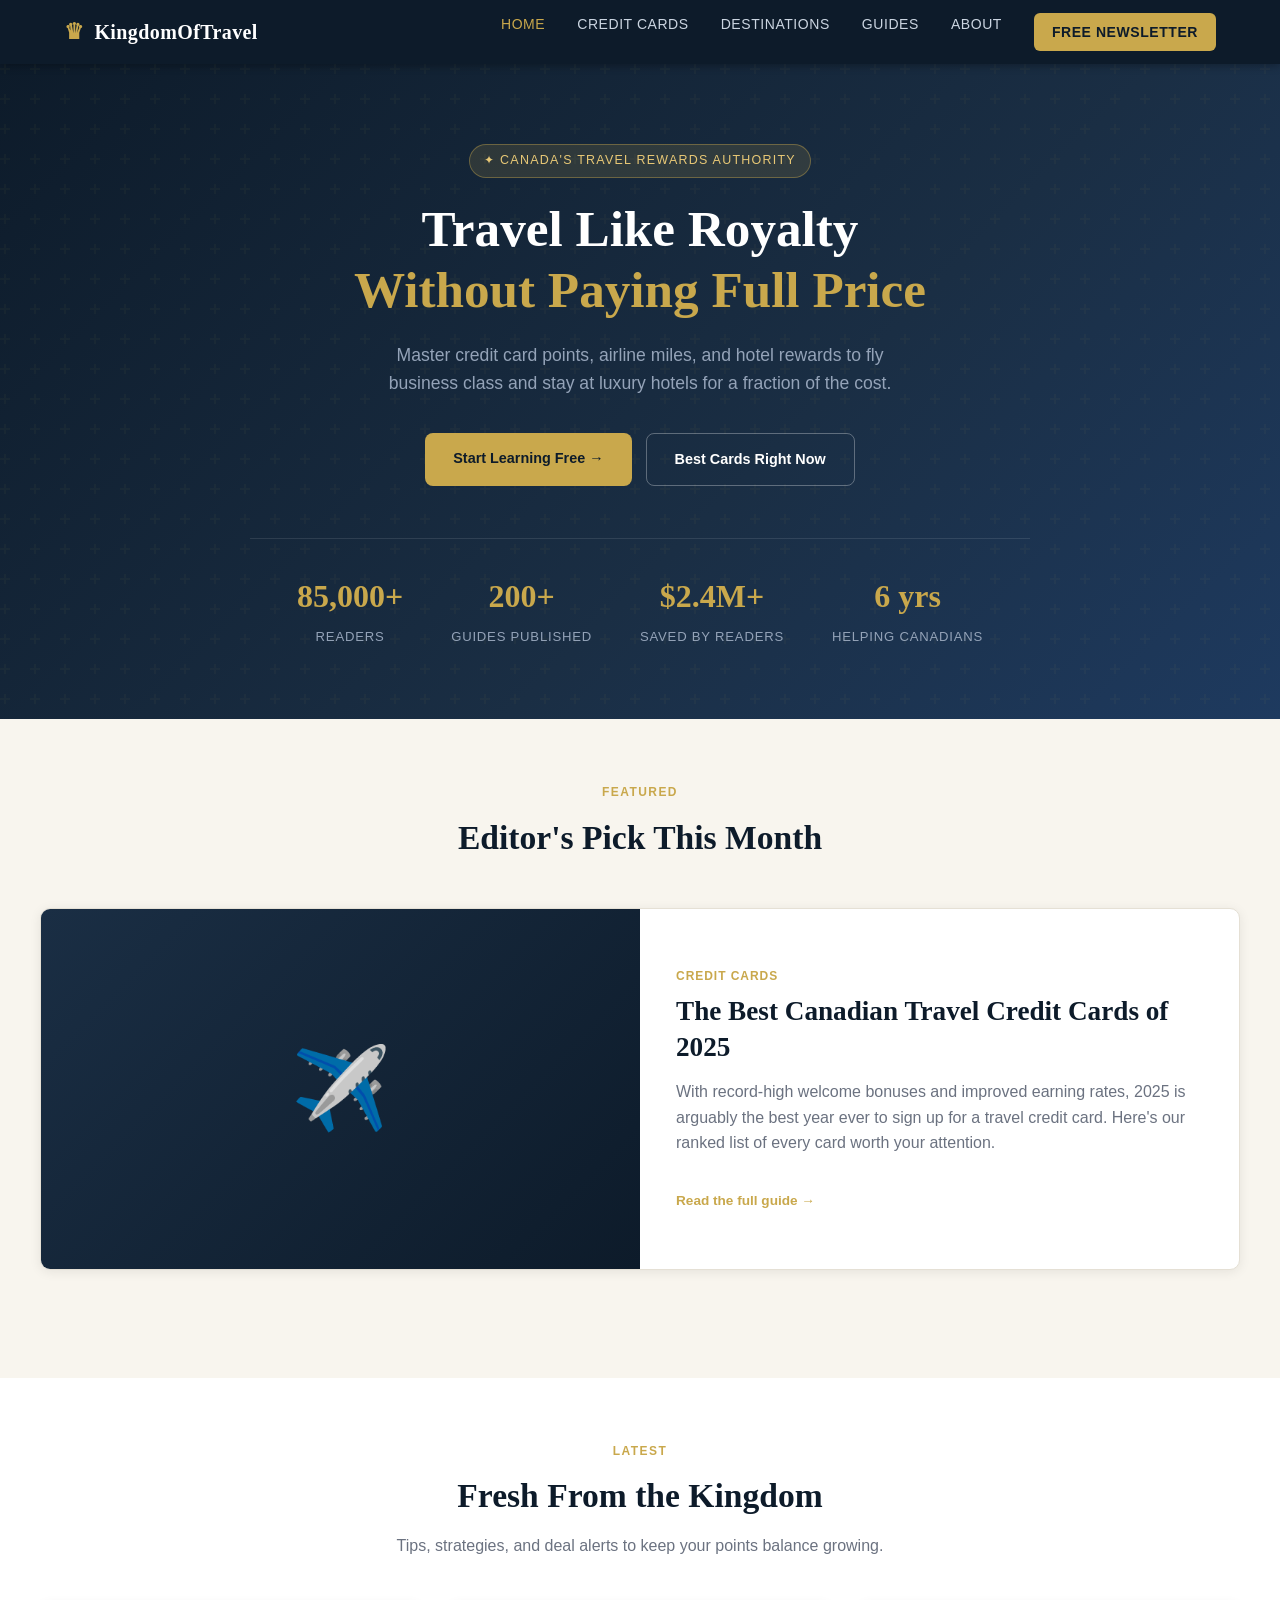
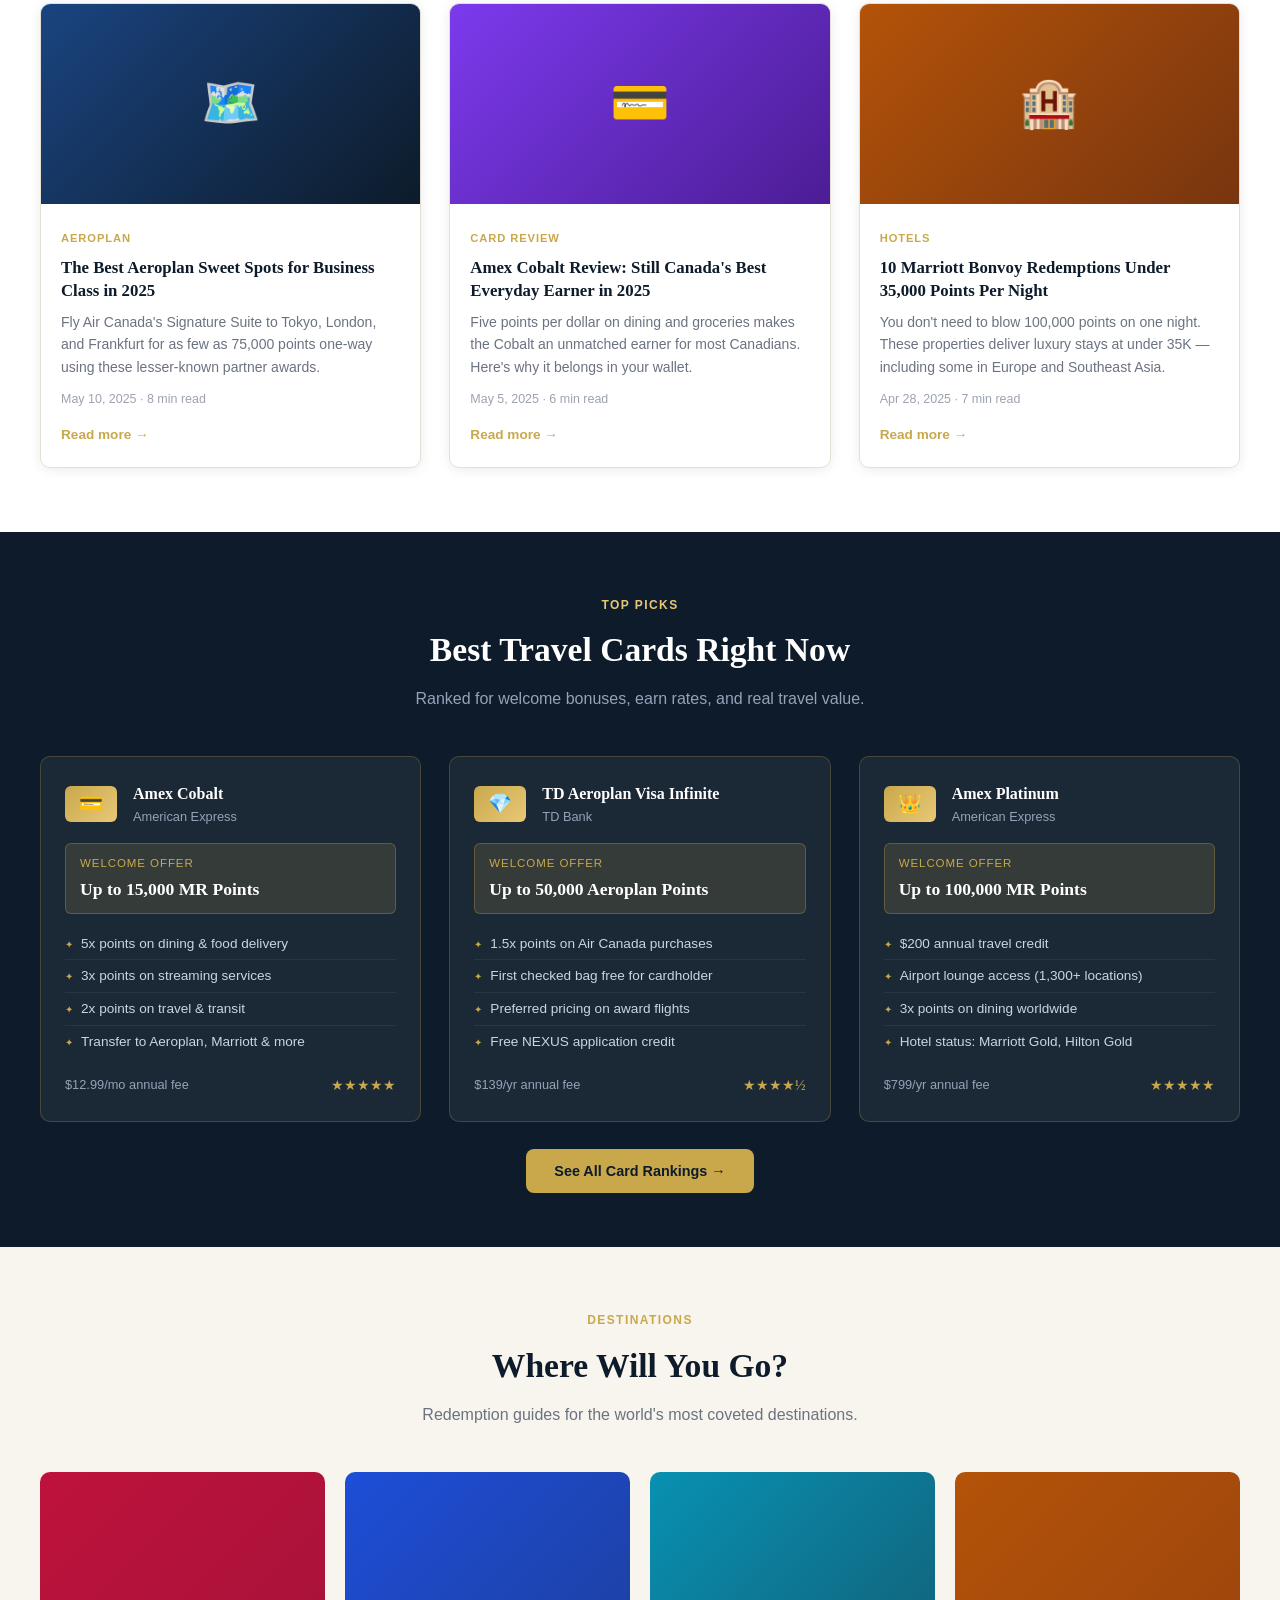
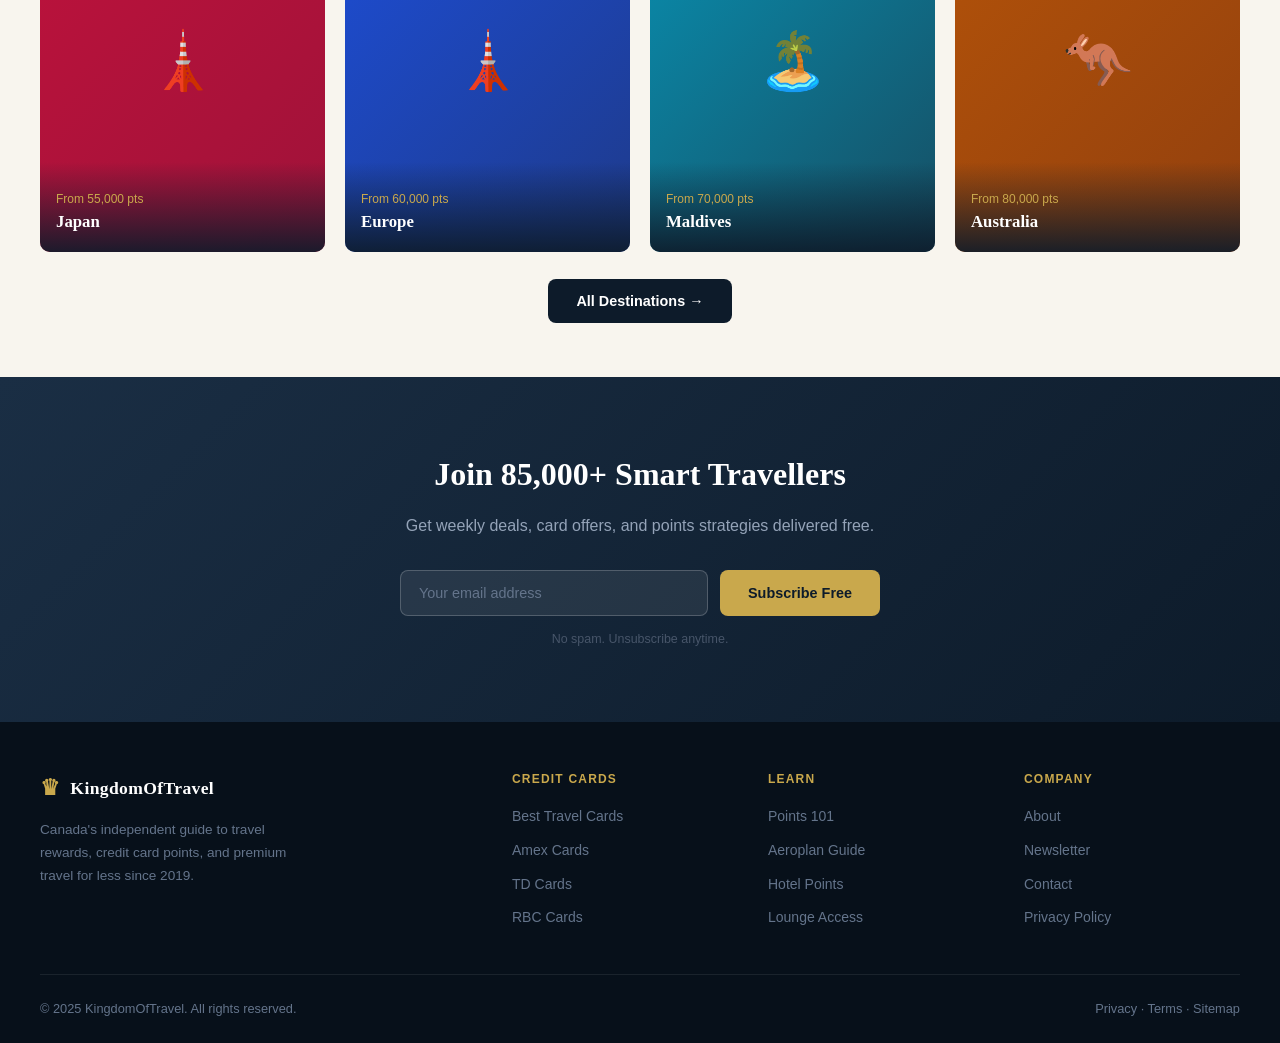
<file: index.html>
<!DOCTYPE html>
<html lang="en">
<head>
  <meta charset="UTF-8" />
  <meta name="viewport" content="width=device-width, initial-scale=1.0" />
  <title>KingdomOfTravel — Maximize Your Miles &amp; Points</title>
  <meta name="description" content="Canada's guide to travel rewards, credit card points, and premium travel for less. Learn how to fly business class and stay at luxury hotels using miles and points." />
  <link rel="canonical" href="https://kingdomoftravel.ca/" />
  <link rel="stylesheet" href="assets/style.css" />
</head>
<body>

  <!-- Header -->
  <header>
    <div class="header-inner">
      <a href="index.html" class="logo">
        <span class="crown">♛</span> KingdomOfTravel
      </a>
      <nav id="main-nav">
        <a href="index.html" class="active">Home</a>
        <a href="credit-cards.html">Credit Cards</a>
        <a href="destinations.html">Destinations</a>
        <a href="guides/points-101.html">Guides</a>
        <a href="about.html">About</a>
        <a href="newsletter.html" class="nav-cta">Free Newsletter</a>
      </nav>
      <div class="hamburger" onclick="toggleNav()">
        <span></span><span></span><span></span>
      </div>
    </div>
  </header>

  <!-- Hero -->
  <section class="hero">
    <div class="hero-content">
      <div class="hero-eyebrow">✦ Canada's Travel Rewards Authority</div>
      <h1>Travel Like Royalty<br/><em>Without Paying Full Price</em></h1>
      <p class="hero-sub">Master credit card points, airline miles, and hotel rewards to fly business class and stay at luxury hotels for a fraction of the cost.</p>
      <div class="hero-actions">
        <a href="guides/points-101.html" class="btn-primary">Start Learning Free →</a>
        <a href="credit-cards.html" class="btn-secondary">Best Cards Right Now</a>
      </div>
      <div class="hero-stats">
        <div class="stat-item">
          <div class="stat-number">85,000+</div>
          <div class="stat-label">Readers</div>
        </div>
        <div class="stat-item">
          <div class="stat-number">200+</div>
          <div class="stat-label">Guides Published</div>
        </div>
        <div class="stat-item">
          <div class="stat-number">$2.4M+</div>
          <div class="stat-label">Saved by Readers</div>
        </div>
        <div class="stat-item">
          <div class="stat-number">6 yrs</div>
          <div class="stat-label">Helping Canadians</div>
        </div>
      </div>
    </div>
  </section>

  <!-- Featured Article -->
  <section style="background: var(--cream); padding: 64px 24px;">
    <div class="section-inner">
      <div class="section-header">
        <span class="eyebrow">Featured</span>
        <h2>Editor's Pick This Month</h2>
      </div>
      <a href="articles/best-credit-cards-2025.html">
        <div class="featured-article">
          <div class="featured-img-placeholder" style="background: linear-gradient(135deg, #1A2E44, #0D1B2A);">✈️</div>
          <div class="featured-body">
            <span class="card-tag">Credit Cards</span>
            <h2>The Best Canadian Travel Credit Cards of 2025</h2>
            <p>With record-high welcome bonuses and improved earning rates, 2025 is arguably the best year ever to sign up for a travel credit card. Here's our ranked list of every card worth your attention.</p>
            <span class="card-link">Read the full guide →</span>
          </div>
        </div>
      </a>
    </div>
  </section>

  <!-- Latest Articles -->
  <section style="background: var(--white);">
    <div class="section-inner">
      <div class="section-header">
        <span class="eyebrow">Latest</span>
        <h2>Fresh From the Kingdom</h2>
        <p>Tips, strategies, and deal alerts to keep your points balance growing.</p>
      </div>
      <div class="card-grid card-grid-3">

        <a href="articles/aeroplan-sweet-spots.html">
          <div class="card">
            <div class="card-img-placeholder" style="background: linear-gradient(135deg, #1a4480, #0D1B2A);">🗺️</div>
            <div class="card-body">
              <span class="card-tag">Aeroplan</span>
              <h3>The Best Aeroplan Sweet Spots for Business Class in 2025</h3>
              <p>Fly Air Canada's Signature Suite to Tokyo, London, and Frankfurt for as few as 75,000 points one-way using these lesser-known partner awards.</p>
              <div class="card-meta">May 10, 2025 · 8 min read</div>
              <span class="card-link">Read more →</span>
            </div>
          </div>
        </a>

        <a href="articles/amex-cobalt-review.html">
          <div class="card">
            <div class="card-img-placeholder" style="background: linear-gradient(135deg, #7c3aed, #4c1d95);">💳</div>
            <div class="card-body">
              <span class="card-tag">Card Review</span>
              <h3>Amex Cobalt Review: Still Canada's Best Everyday Earner in 2025</h3>
              <p>Five points per dollar on dining and groceries makes the Cobalt an unmatched earner for most Canadians. Here's why it belongs in your wallet.</p>
              <div class="card-meta">May 5, 2025 · 6 min read</div>
              <span class="card-link">Read more →</span>
            </div>
          </div>
        </a>

        <a href="articles/marriott-bonvoy-hotels.html">
          <div class="card">
            <div class="card-img-placeholder" style="background: linear-gradient(135deg, #b45309, #78350f);">🏨</div>
            <div class="card-body">
              <span class="card-tag">Hotels</span>
              <h3>10 Marriott Bonvoy Redemptions Under 35,000 Points Per Night</h3>
              <p>You don't need to blow 100,000 points on one night. These properties deliver luxury stays at under 35K — including some in Europe and Southeast Asia.</p>
              <div class="card-meta">Apr 28, 2025 · 7 min read</div>
              <span class="card-link">Read more →</span>
            </div>
          </div>
        </a>

      </div>
    </div>
  </section>

  <!-- Credit Cards Section -->
  <section class="cc-section">
    <div class="section-inner">
      <div class="section-header">
        <span class="eyebrow" style="color: var(--gold-light);">Top Picks</span>
        <h2>Best Travel Cards Right Now</h2>
        <p>Ranked for welcome bonuses, earn rates, and real travel value.</p>
      </div>
      <div class="card-grid card-grid-3">

        <div class="cc-card">
          <div class="cc-card-header">
            <div class="cc-icon">💳</div>
            <div>
              <div class="cc-name">Amex Cobalt</div>
              <div class="cc-bank">American Express</div>
            </div>
          </div>
          <div class="cc-bonus">
            <div class="cc-bonus-label">Welcome Offer</div>
            <div class="cc-bonus-value">Up to 15,000 MR Points</div>
          </div>
          <ul class="cc-perks">
            <li>5x points on dining &amp; food delivery</li>
            <li>3x points on streaming services</li>
            <li>2x points on travel &amp; transit</li>
            <li>Transfer to Aeroplan, Marriott &amp; more</li>
          </ul>
          <div class="cc-footer">
            <span class="cc-annual">$12.99/mo annual fee</span>
            <span class="cc-rating">★★★★★</span>
          </div>
        </div>

        <div class="cc-card">
          <div class="cc-card-header">
            <div class="cc-icon">💎</div>
            <div>
              <div class="cc-name">TD Aeroplan Visa Infinite</div>
              <div class="cc-bank">TD Bank</div>
            </div>
          </div>
          <div class="cc-bonus">
            <div class="cc-bonus-label">Welcome Offer</div>
            <div class="cc-bonus-value">Up to 50,000 Aeroplan Points</div>
          </div>
          <ul class="cc-perks">
            <li>1.5x points on Air Canada purchases</li>
            <li>First checked bag free for cardholder</li>
            <li>Preferred pricing on award flights</li>
            <li>Free NEXUS application credit</li>
          </ul>
          <div class="cc-footer">
            <span class="cc-annual">$139/yr annual fee</span>
            <span class="cc-rating">★★★★½</span>
          </div>
        </div>

        <div class="cc-card">
          <div class="cc-card-header">
            <div class="cc-icon">👑</div>
            <div>
              <div class="cc-name">Amex Platinum</div>
              <div class="cc-bank">American Express</div>
            </div>
          </div>
          <div class="cc-bonus">
            <div class="cc-bonus-label">Welcome Offer</div>
            <div class="cc-bonus-value">Up to 100,000 MR Points</div>
          </div>
          <ul class="cc-perks">
            <li>$200 annual travel credit</li>
            <li>Airport lounge access (1,300+ locations)</li>
            <li>3x points on dining worldwide</li>
            <li>Hotel status: Marriott Gold, Hilton Gold</li>
          </ul>
          <div class="cc-footer">
            <span class="cc-annual">$799/yr annual fee</span>
            <span class="cc-rating">★★★★★</span>
          </div>
        </div>

      </div>
      <div style="text-align:center; margin-top: 36px;">
        <a href="credit-cards.html" class="btn-primary">See All Card Rankings →</a>
      </div>
    </div>
  </section>

  <!-- Destinations -->
  <section style="background: var(--cream);">
    <div class="section-inner">
      <div class="section-header">
        <span class="eyebrow">Destinations</span>
        <h2>Where Will You Go?</h2>
        <p>Redemption guides for the world's most coveted destinations.</p>
      </div>
      <div class="dest-grid">
        <a href="destinations.html#japan">
          <div class="dest-card">
            <div class="dest-img-placeholder" style="background: linear-gradient(135deg, #be123c, #9f1239);">🗼</div>
            <div class="dest-overlay">
              <div class="dest-tag">From 55,000 pts</div>
              <div class="dest-name">Japan</div>
            </div>
          </div>
        </a>
        <a href="destinations.html#europe">
          <div class="dest-card">
            <div class="dest-img-placeholder" style="background: linear-gradient(135deg, #1d4ed8, #1e3a8a);">🗼</div>
            <div class="dest-overlay">
              <div class="dest-tag">From 60,000 pts</div>
              <div class="dest-name">Europe</div>
            </div>
          </div>
        </a>
        <a href="destinations.html#maldives">
          <div class="dest-card">
            <div class="dest-img-placeholder" style="background: linear-gradient(135deg, #0891b2, #164e63);">🏝️</div>
            <div class="dest-overlay">
              <div class="dest-tag">From 70,000 pts</div>
              <div class="dest-name">Maldives</div>
            </div>
          </div>
        </a>
        <a href="destinations.html#aus">
          <div class="dest-card">
            <div class="dest-img-placeholder" style="background: linear-gradient(135deg, #b45309, #92400e);">🦘</div>
            <div class="dest-overlay">
              <div class="dest-tag">From 80,000 pts</div>
              <div class="dest-name">Australia</div>
            </div>
          </div>
        </a>
      </div>
      <div style="text-align:center; margin-top: 36px;">
        <a href="destinations.html" class="btn-primary" style="background: var(--navy); color: var(--white);">All Destinations →</a>
      </div>
    </div>
  </section>

  <!-- Newsletter -->
  <section class="newsletter-section">
    <div class="section-inner">
      <h2>Join 85,000+ Smart Travellers</h2>
      <p>Get weekly deals, card offers, and points strategies delivered free.</p>
      <form class="newsletter-form" onsubmit="return false;">
        <input type="email" placeholder="Your email address" />
        <button type="submit" class="btn-primary">Subscribe Free</button>
      </form>
      <p style="font-size: 0.78rem; color: #475569; margin-top: 14px; margin-bottom: 0;">No spam. Unsubscribe anytime.</p>
    </div>
  </section>

  <!-- Footer -->
  <footer>
    <div class="footer-inner">
      <div class="footer-top">
        <div class="footer-brand">
          <div class="logo"><span class="crown">♛</span> KingdomOfTravel</div>
          <p>Canada's independent guide to travel rewards, credit card points, and premium travel for less since 2019.</p>
        </div>
        <div class="footer-col">
          <h4>Credit Cards</h4>
          <ul>
            <li><a href="credit-cards.html">Best Travel Cards</a></li>
            <li><a href="credit-cards.html#amex">Amex Cards</a></li>
            <li><a href="credit-cards.html#td">TD Cards</a></li>
            <li><a href="credit-cards.html#rbc">RBC Cards</a></li>
          </ul>
        </div>
        <div class="footer-col">
          <h4>Learn</h4>
          <ul>
            <li><a href="guides/points-101.html">Points 101</a></li>
            <li><a href="guides/aeroplan-guide.html">Aeroplan Guide</a></li>
            <li><a href="guides/hotel-points.html">Hotel Points</a></li>
            <li><a href="guides/lounge-access.html">Lounge Access</a></li>
          </ul>
        </div>
        <div class="footer-col">
          <h4>Company</h4>
          <ul>
            <li><a href="about.html">About</a></li>
            <li><a href="newsletter.html">Newsletter</a></li>
            <li><a href="contact.html">Contact</a></li>
            <li><a href="privacy.html">Privacy Policy</a></li>
          </ul>
        </div>
      </div>
      <div class="footer-bottom">
        <span>© 2025 KingdomOfTravel. All rights reserved.</span>
        <span>
          <a href="privacy.html">Privacy</a> ·
          <a href="terms.html">Terms</a> ·
          <a href="sitemap.xml">Sitemap</a>
        </span>
      </div>
    </div>
  </footer>

  <script>
    function toggleNav() {
      document.getElementById('main-nav').classList.toggle('open');
    }
  </script>

  <script src="assets/newsletter.js"></script>
</body>
</html>
</file>
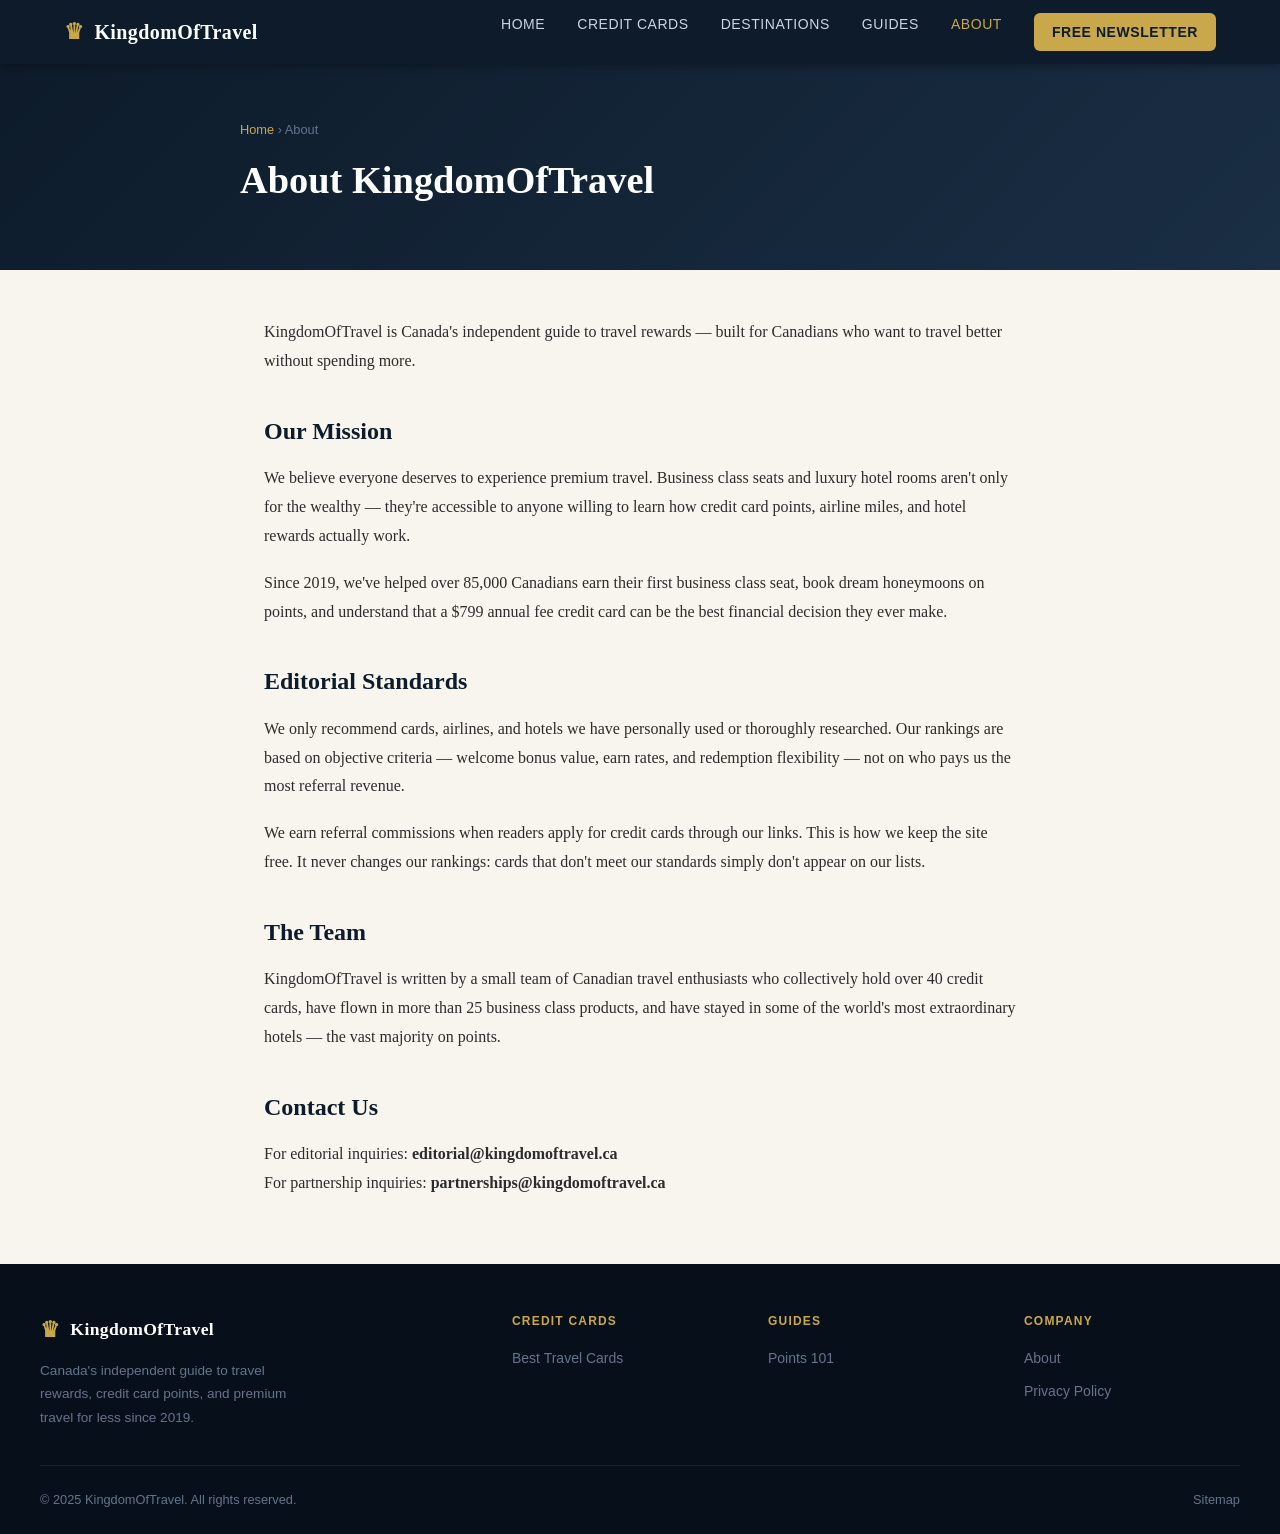
<file: about.html>
<!DOCTYPE html>
<html lang="en">
<head>
  <meta charset="UTF-8" />
  <meta name="viewport" content="width=device-width, initial-scale=1.0" />
  <title>About KingdomOfTravel — Canada's Travel Rewards Authority</title>
  <meta name="description" content="KingdomOfTravel is Canada's independent guide to travel rewards, credit card points, and premium travel. Learn about our mission and editorial standards." />
  <link rel="canonical" href="https://kingdomoftravel.ca/about" />
  <link rel="stylesheet" href="assets/style.css" />
</head>
<body>

  <header>
    <div class="header-inner">
      <a href="index.html" class="logo"><span class="crown">♛</span> KingdomOfTravel</a>
      <nav id="main-nav">
        <a href="index.html">Home</a>
        <a href="credit-cards.html">Credit Cards</a>
        <a href="destinations.html">Destinations</a>
        <a href="guides/points-101.html">Guides</a>
        <a href="about.html" class="active">About</a>
        <a href="newsletter.html" class="nav-cta">Free Newsletter</a>
      </nav>
      <div class="hamburger" onclick="toggleNav()"><span></span><span></span><span></span></div>
    </div>
  </header>

  <section class="page-hero">
    <div class="page-hero-inner">
      <div class="breadcrumb"><a href="index.html">Home</a> › About</div>
      <h1>About KingdomOfTravel</h1>
    </div>
  </section>

  <div class="article-body">
    <p>KingdomOfTravel is Canada's independent guide to travel rewards — built for Canadians who want to travel better without spending more.</p>

    <h2>Our Mission</h2>
    <p>We believe everyone deserves to experience premium travel. Business class seats and luxury hotel rooms aren't only for the wealthy — they're accessible to anyone willing to learn how credit card points, airline miles, and hotel rewards actually work.</p>
    <p>Since 2019, we've helped over 85,000 Canadians earn their first business class seat, book dream honeymoons on points, and understand that a $799 annual fee credit card can be the best financial decision they ever make.</p>

    <h2>Editorial Standards</h2>
    <p>We only recommend cards, airlines, and hotels we have personally used or thoroughly researched. Our rankings are based on objective criteria — welcome bonus value, earn rates, and redemption flexibility — not on who pays us the most referral revenue.</p>
    <p>We earn referral commissions when readers apply for credit cards through our links. This is how we keep the site free. It never changes our rankings: cards that don't meet our standards simply don't appear on our lists.</p>

    <h2>The Team</h2>
    <p>KingdomOfTravel is written by a small team of Canadian travel enthusiasts who collectively hold over 40 credit cards, have flown in more than 25 business class products, and have stayed in some of the world's most extraordinary hotels — the vast majority on points.</p>

    <h2>Contact Us</h2>
    <p>For editorial inquiries: <strong>editorial@kingdomoftravel.ca</strong><br/>
    For partnership inquiries: <strong>partnerships@kingdomoftravel.ca</strong></p>
  </div>

  <footer>
    <div class="footer-inner">
      <div class="footer-top">
        <div class="footer-brand">
          <div class="logo"><span class="crown">♛</span> KingdomOfTravel</div>
          <p>Canada's independent guide to travel rewards, credit card points, and premium travel for less since 2019.</p>
        </div>
        <div class="footer-col">
          <h4>Credit Cards</h4>
          <ul><li><a href="credit-cards.html">Best Travel Cards</a></li></ul>
        </div>
        <div class="footer-col">
          <h4>Guides</h4>
          <ul><li><a href="guides/points-101.html">Points 101</a></li></ul>
        </div>
        <div class="footer-col">
          <h4>Company</h4>
          <ul>
            <li><a href="about.html">About</a></li>
            <li><a href="privacy.html">Privacy Policy</a></li>
          </ul>
        </div>
      </div>
      <div class="footer-bottom">
        <span>© 2025 KingdomOfTravel. All rights reserved.</span>
        <span><a href="sitemap.xml">Sitemap</a></span>
      </div>
    </div>
  </footer>

  <script>function toggleNav(){document.getElementById('main-nav').classList.toggle('open');}</script>
</body>
</html>
</file>
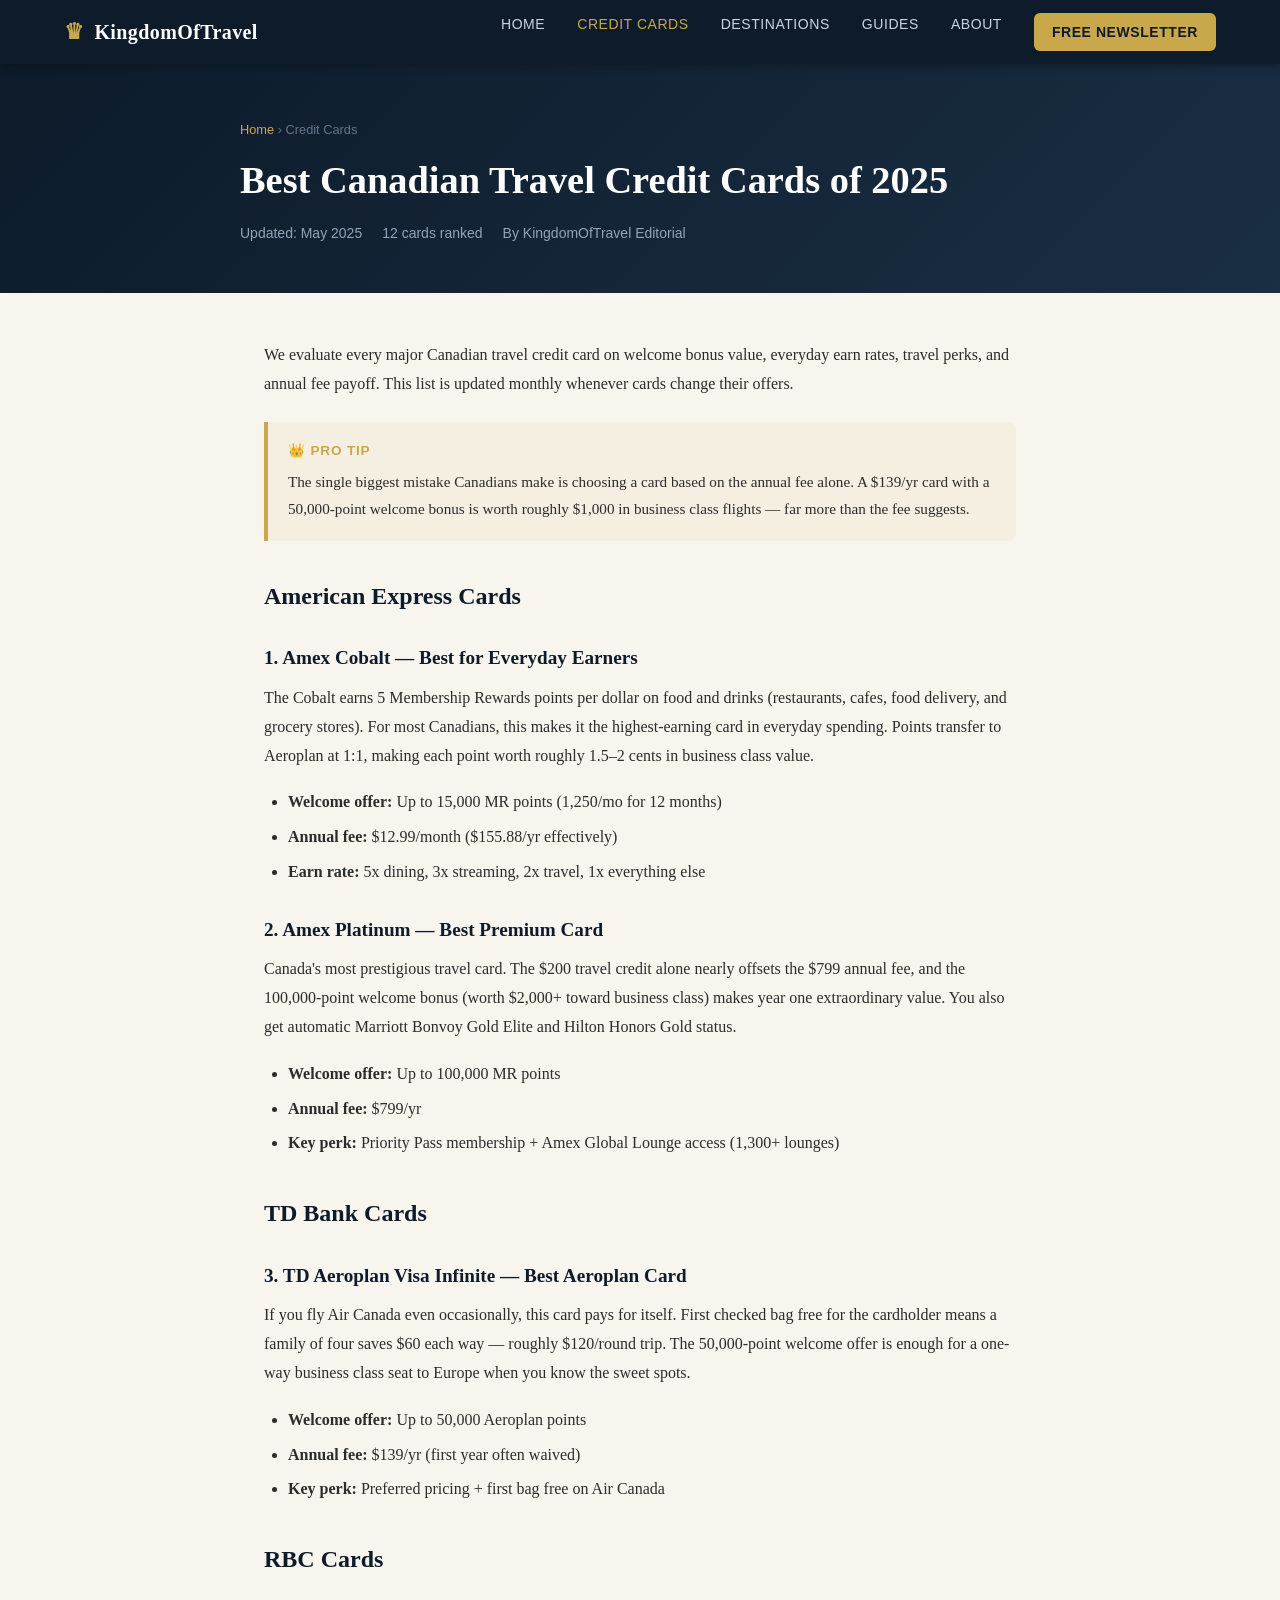
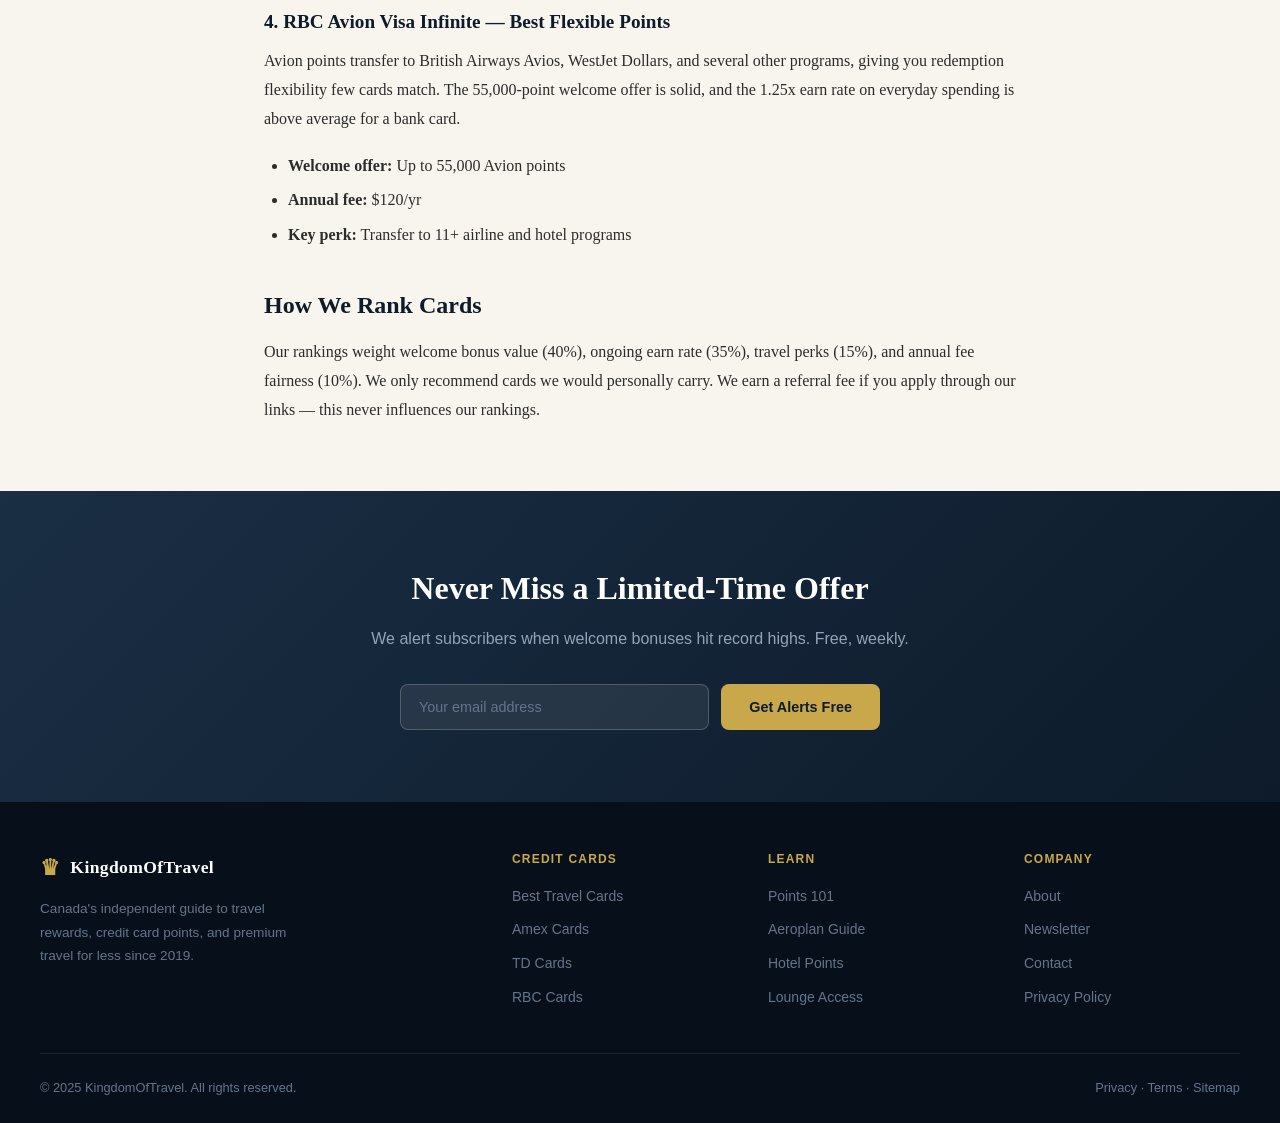
<file: credit-cards.html>
<!DOCTYPE html>
<html lang="en">
<head>
  <meta charset="UTF-8" />
  <meta name="viewport" content="width=device-width, initial-scale=1.0" />
  <title>Best Canadian Travel Credit Cards 2025 — KingdomOfTravel</title>
  <meta name="description" content="Ranked: the best Canadian travel credit cards for 2025 by welcome bonus, earn rate, and real travel value. Updated monthly." />
  <link rel="canonical" href="https://kingdomoftravel.ca/credit-cards" />
  <link rel="stylesheet" href="assets/style.css" />
</head>
<body>

  <header>
    <div class="header-inner">
      <a href="index.html" class="logo"><span class="crown">♛</span> KingdomOfTravel</a>
      <nav id="main-nav">
        <a href="index.html">Home</a>
        <a href="credit-cards.html" class="active">Credit Cards</a>
        <a href="destinations.html">Destinations</a>
        <a href="guides/points-101.html">Guides</a>
        <a href="about.html">About</a>
        <a href="newsletter.html" class="nav-cta">Free Newsletter</a>
      </nav>
      <div class="hamburger" onclick="toggleNav()"><span></span><span></span><span></span></div>
    </div>
  </header>

  <section class="page-hero">
    <div class="page-hero-inner">
      <div class="breadcrumb"><a href="index.html">Home</a> › Credit Cards</div>
      <h1>Best Canadian Travel Credit Cards of 2025</h1>
      <div class="meta">
        <span>Updated: May 2025</span>
        <span>12 cards ranked</span>
        <span>By KingdomOfTravel Editorial</span>
      </div>
    </div>
  </section>

  <div class="article-body">
    <p>We evaluate every major Canadian travel credit card on welcome bonus value, everyday earn rates, travel perks, and annual fee payoff. This list is updated monthly whenever cards change their offers.</p>

    <div class="tip-box">
      <strong>👑 Pro Tip</strong>
      <p>The single biggest mistake Canadians make is choosing a card based on the annual fee alone. A $139/yr card with a 50,000-point welcome bonus is worth roughly $1,000 in business class flights — far more than the fee suggests.</p>
    </div>

    <h2 id="amex">American Express Cards</h2>

    <h3>1. Amex Cobalt — Best for Everyday Earners</h3>
    <p>The Cobalt earns 5 Membership Rewards points per dollar on food and drinks (restaurants, cafes, food delivery, and grocery stores). For most Canadians, this makes it the highest-earning card in everyday spending. Points transfer to Aeroplan at 1:1, making each point worth roughly 1.5–2 cents in business class value.</p>
    <ul>
      <li><strong>Welcome offer:</strong> Up to 15,000 MR points (1,250/mo for 12 months)</li>
      <li><strong>Annual fee:</strong> $12.99/month ($155.88/yr effectively)</li>
      <li><strong>Earn rate:</strong> 5x dining, 3x streaming, 2x travel, 1x everything else</li>
    </ul>

    <h3>2. Amex Platinum — Best Premium Card</h3>
    <p>Canada's most prestigious travel card. The $200 travel credit alone nearly offsets the $799 annual fee, and the 100,000-point welcome bonus (worth $2,000+ toward business class) makes year one extraordinary value. You also get automatic Marriott Bonvoy Gold Elite and Hilton Honors Gold status.</p>
    <ul>
      <li><strong>Welcome offer:</strong> Up to 100,000 MR points</li>
      <li><strong>Annual fee:</strong> $799/yr</li>
      <li><strong>Key perk:</strong> Priority Pass membership + Amex Global Lounge access (1,300+ lounges)</li>
    </ul>

    <h2 id="td">TD Bank Cards</h2>

    <h3>3. TD Aeroplan Visa Infinite — Best Aeroplan Card</h3>
    <p>If you fly Air Canada even occasionally, this card pays for itself. First checked bag free for the cardholder means a family of four saves $60 each way — roughly $120/round trip. The 50,000-point welcome offer is enough for a one-way business class seat to Europe when you know the sweet spots.</p>
    <ul>
      <li><strong>Welcome offer:</strong> Up to 50,000 Aeroplan points</li>
      <li><strong>Annual fee:</strong> $139/yr (first year often waived)</li>
      <li><strong>Key perk:</strong> Preferred pricing + first bag free on Air Canada</li>
    </ul>

    <h2 id="rbc">RBC Cards</h2>

    <h3>4. RBC Avion Visa Infinite — Best Flexible Points</h3>
    <p>Avion points transfer to British Airways Avios, WestJet Dollars, and several other programs, giving you redemption flexibility few cards match. The 55,000-point welcome offer is solid, and the 1.25x earn rate on everyday spending is above average for a bank card.</p>
    <ul>
      <li><strong>Welcome offer:</strong> Up to 55,000 Avion points</li>
      <li><strong>Annual fee:</strong> $120/yr</li>
      <li><strong>Key perk:</strong> Transfer to 11+ airline and hotel programs</li>
    </ul>

    <h2>How We Rank Cards</h2>
    <p>Our rankings weight welcome bonus value (40%), ongoing earn rate (35%), travel perks (15%), and annual fee fairness (10%). We only recommend cards we would personally carry. We earn a referral fee if you apply through our links — this never influences our rankings.</p>
  </div>

  <section class="newsletter-section">
    <div class="section-inner">
      <h2>Never Miss a Limited-Time Offer</h2>
      <p>We alert subscribers when welcome bonuses hit record highs. Free, weekly.</p>
      <form class="newsletter-form" onsubmit="return false;">
        <input type="email" placeholder="Your email address" />
        <button type="submit" class="btn-primary">Get Alerts Free</button>
      </form>
    </div>
  </section>

  <footer>
    <div class="footer-inner">
      <div class="footer-top">
        <div class="footer-brand">
          <div class="logo"><span class="crown">♛</span> KingdomOfTravel</div>
          <p>Canada's independent guide to travel rewards, credit card points, and premium travel for less since 2019.</p>
        </div>
        <div class="footer-col">
          <h4>Credit Cards</h4>
          <ul>
            <li><a href="credit-cards.html">Best Travel Cards</a></li>
            <li><a href="credit-cards.html#amex">Amex Cards</a></li>
            <li><a href="credit-cards.html#td">TD Cards</a></li>
            <li><a href="credit-cards.html#rbc">RBC Cards</a></li>
          </ul>
        </div>
        <div class="footer-col">
          <h4>Learn</h4>
          <ul>
            <li><a href="guides/points-101.html">Points 101</a></li>
            <li><a href="guides/aeroplan-guide.html">Aeroplan Guide</a></li>
            <li><a href="guides/hotel-points.html">Hotel Points</a></li>
            <li><a href="guides/lounge-access.html">Lounge Access</a></li>
          </ul>
        </div>
        <div class="footer-col">
          <h4>Company</h4>
          <ul>
            <li><a href="about.html">About</a></li>
            <li><a href="newsletter.html">Newsletter</a></li>
            <li><a href="contact.html">Contact</a></li>
            <li><a href="privacy.html">Privacy Policy</a></li>
          </ul>
        </div>
      </div>
      <div class="footer-bottom">
        <span>© 2025 KingdomOfTravel. All rights reserved.</span>
        <span><a href="privacy.html">Privacy</a> · <a href="terms.html">Terms</a> · <a href="sitemap.xml">Sitemap</a></span>
      </div>
    </div>
  </footer>

  <script>function toggleNav(){document.getElementById('main-nav').classList.toggle('open');}</script>

  <script src="assets/newsletter.js"></script>

  <script src="assets/newsletter.js"></script>
</body>
</html>
</file>
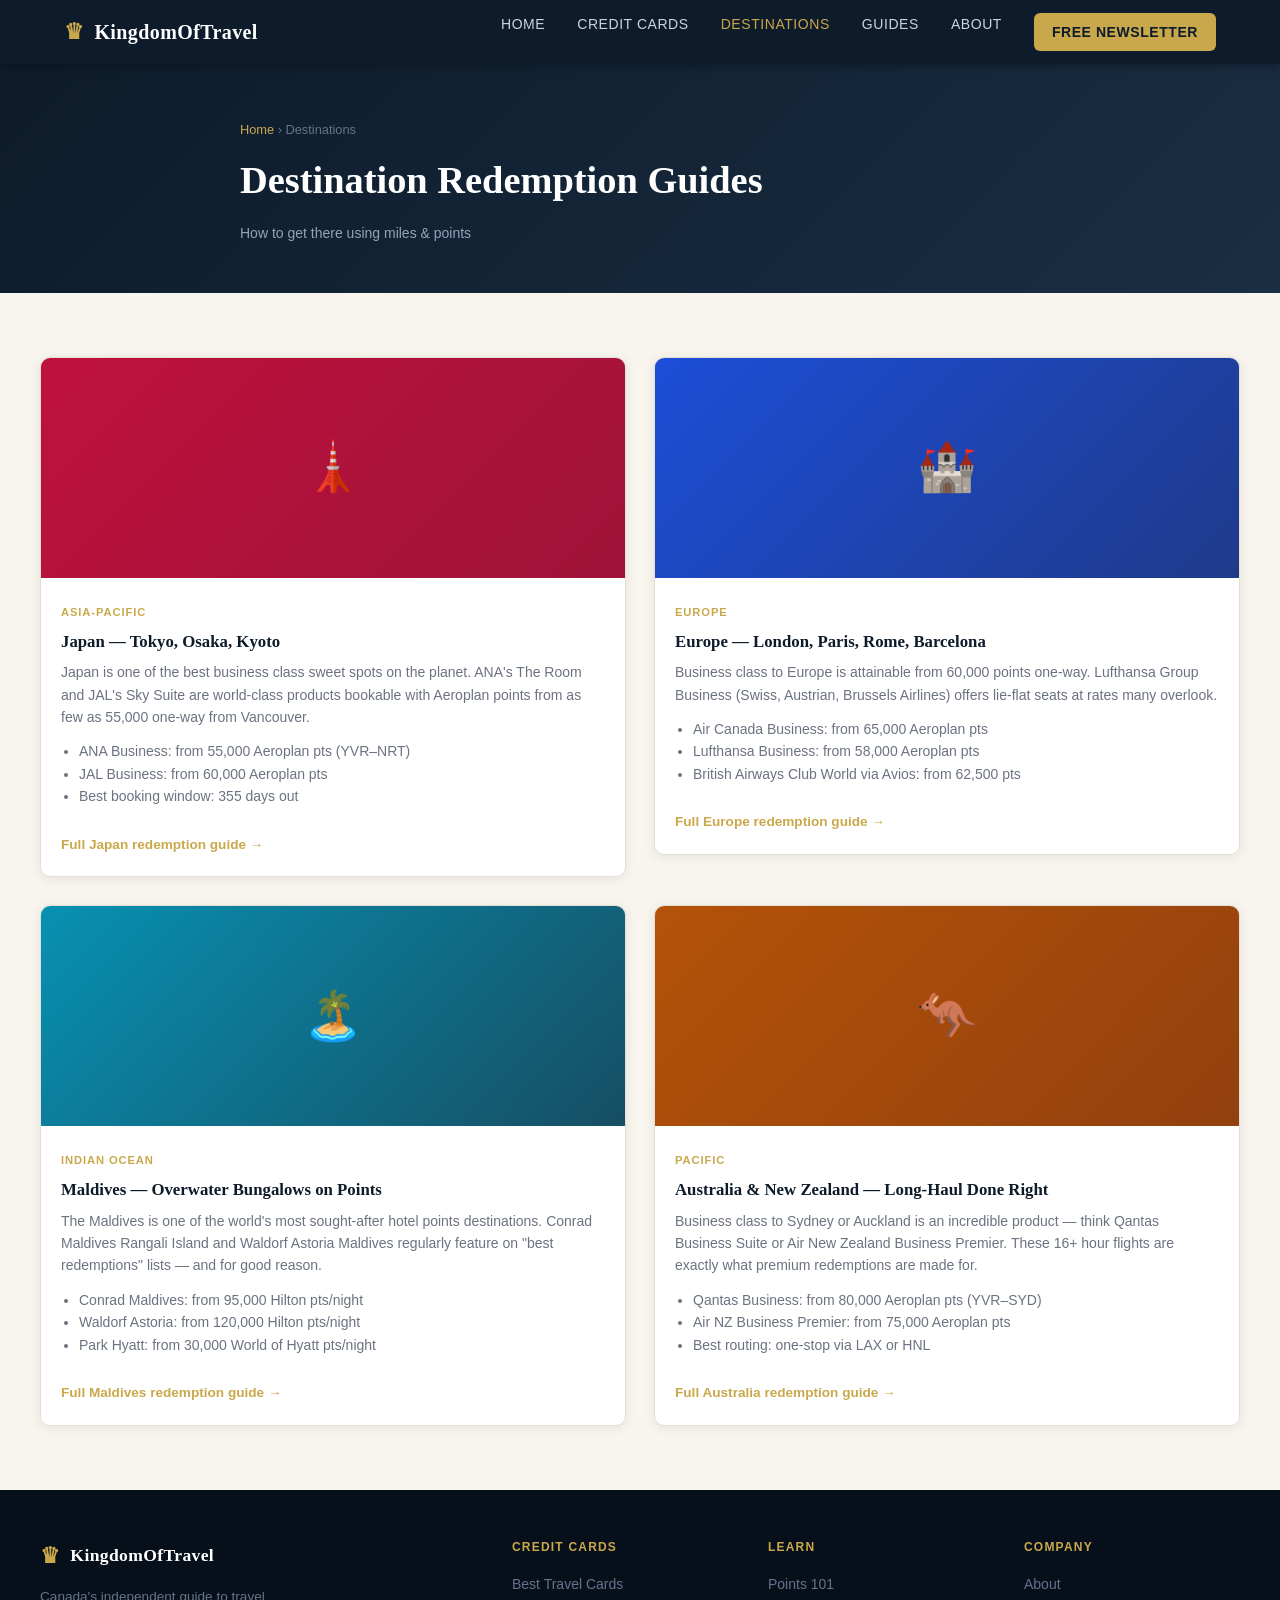
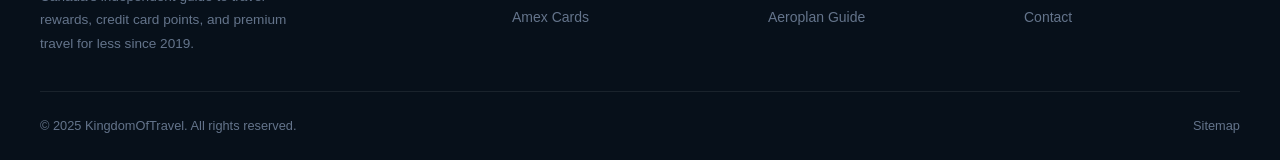
<file: destinations.html>
<!DOCTYPE html>
<html lang="en">
<head>
  <meta charset="UTF-8" />
  <meta name="viewport" content="width=device-width, initial-scale=1.0" />
  <title>Destinations — KingdomOfTravel</title>
  <meta name="description" content="How to reach the world's best destinations using miles and points. Business class to Japan, Europe, the Maldives, and more." />
  <link rel="canonical" href="https://kingdomoftravel.ca/destinations" />
  <link rel="stylesheet" href="assets/style.css" />
</head>
<body>

  <header>
    <div class="header-inner">
      <a href="index.html" class="logo"><span class="crown">♛</span> KingdomOfTravel</a>
      <nav id="main-nav">
        <a href="index.html">Home</a>
        <a href="credit-cards.html">Credit Cards</a>
        <a href="destinations.html" class="active">Destinations</a>
        <a href="guides/points-101.html">Guides</a>
        <a href="about.html">About</a>
        <a href="newsletter.html" class="nav-cta">Free Newsletter</a>
      </nav>
      <div class="hamburger" onclick="toggleNav()"><span></span><span></span><span></span></div>
    </div>
  </header>

  <section class="page-hero">
    <div class="page-hero-inner">
      <div class="breadcrumb"><a href="index.html">Home</a> › Destinations</div>
      <h1>Destination Redemption Guides</h1>
      <div class="meta">
        <span>How to get there using miles &amp; points</span>
      </div>
    </div>
  </section>

  <section style="padding: 64px 24px; background: var(--cream);">
    <div class="section-inner">
      <div class="card-grid card-grid-2">

        <a href="#japan" id="japan">
          <div class="card">
            <div class="card-img-placeholder" style="background: linear-gradient(135deg, #be123c, #9f1239); height: 220px;">🗼</div>
            <div class="card-body">
              <span class="card-tag">Asia-Pacific</span>
              <h3>Japan — Tokyo, Osaka, Kyoto</h3>
              <p>Japan is one of the best business class sweet spots on the planet. ANA's The Room and JAL's Sky Suite are world-class products bookable with Aeroplan points from as few as 55,000 one-way from Vancouver.</p>
              <ul style="margin: 12px 0 12px 18px; font-family: Arial, sans-serif; font-size: 0.875rem; color: var(--text-light);">
                <li>ANA Business: from 55,000 Aeroplan pts (YVR–NRT)</li>
                <li>JAL Business: from 60,000 Aeroplan pts</li>
                <li>Best booking window: 355 days out</li>
              </ul>
              <span class="card-link">Full Japan redemption guide →</span>
            </div>
          </div>
        </a>

        <a href="#europe" id="europe">
          <div class="card">
            <div class="card-img-placeholder" style="background: linear-gradient(135deg, #1d4ed8, #1e3a8a); height: 220px;">🏰</div>
            <div class="card-body">
              <span class="card-tag">Europe</span>
              <h3>Europe — London, Paris, Rome, Barcelona</h3>
              <p>Business class to Europe is attainable from 60,000 points one-way. Lufthansa Group Business (Swiss, Austrian, Brussels Airlines) offers lie-flat seats at rates many overlook.</p>
              <ul style="margin: 12px 0 12px 18px; font-family: Arial, sans-serif; font-size: 0.875rem; color: var(--text-light);">
                <li>Air Canada Business: from 65,000 Aeroplan pts</li>
                <li>Lufthansa Business: from 58,000 Aeroplan pts</li>
                <li>British Airways Club World via Avios: from 62,500 pts</li>
              </ul>
              <span class="card-link">Full Europe redemption guide →</span>
            </div>
          </div>
        </a>

        <a href="#maldives" id="maldives">
          <div class="card">
            <div class="card-img-placeholder" style="background: linear-gradient(135deg, #0891b2, #164e63); height: 220px;">🏝️</div>
            <div class="card-body">
              <span class="card-tag">Indian Ocean</span>
              <h3>Maldives — Overwater Bungalows on Points</h3>
              <p>The Maldives is one of the world's most sought-after hotel points destinations. Conrad Maldives Rangali Island and Waldorf Astoria Maldives regularly feature on "best redemptions" lists — and for good reason.</p>
              <ul style="margin: 12px 0 12px 18px; font-family: Arial, sans-serif; font-size: 0.875rem; color: var(--text-light);">
                <li>Conrad Maldives: from 95,000 Hilton pts/night</li>
                <li>Waldorf Astoria: from 120,000 Hilton pts/night</li>
                <li>Park Hyatt: from 30,000 World of Hyatt pts/night</li>
              </ul>
              <span class="card-link">Full Maldives redemption guide →</span>
            </div>
          </div>
        </a>

        <a href="#aus" id="aus">
          <div class="card">
            <div class="card-img-placeholder" style="background: linear-gradient(135deg, #b45309, #92400e); height: 220px;">🦘</div>
            <div class="card-body">
              <span class="card-tag">Pacific</span>
              <h3>Australia &amp; New Zealand — Long-Haul Done Right</h3>
              <p>Business class to Sydney or Auckland is an incredible product — think Qantas Business Suite or Air New Zealand Business Premier. These 16+ hour flights are exactly what premium redemptions are made for.</p>
              <ul style="margin: 12px 0 12px 18px; font-family: Arial, sans-serif; font-size: 0.875rem; color: var(--text-light);">
                <li>Qantas Business: from 80,000 Aeroplan pts (YVR–SYD)</li>
                <li>Air NZ Business Premier: from 75,000 Aeroplan pts</li>
                <li>Best routing: one-stop via LAX or HNL</li>
              </ul>
              <span class="card-link">Full Australia redemption guide →</span>
            </div>
          </div>
        </a>

      </div>
    </div>
  </section>

  <footer>
    <div class="footer-inner">
      <div class="footer-top">
        <div class="footer-brand">
          <div class="logo"><span class="crown">♛</span> KingdomOfTravel</div>
          <p>Canada's independent guide to travel rewards, credit card points, and premium travel for less since 2019.</p>
        </div>
        <div class="footer-col">
          <h4>Credit Cards</h4>
          <ul>
            <li><a href="credit-cards.html">Best Travel Cards</a></li>
            <li><a href="credit-cards.html#amex">Amex Cards</a></li>
          </ul>
        </div>
        <div class="footer-col">
          <h4>Learn</h4>
          <ul>
            <li><a href="guides/points-101.html">Points 101</a></li>
            <li><a href="guides/aeroplan-guide.html">Aeroplan Guide</a></li>
          </ul>
        </div>
        <div class="footer-col">
          <h4>Company</h4>
          <ul>
            <li><a href="about.html">About</a></li>
            <li><a href="contact.html">Contact</a></li>
          </ul>
        </div>
      </div>
      <div class="footer-bottom">
        <span>© 2025 KingdomOfTravel. All rights reserved.</span>
        <span><a href="sitemap.xml">Sitemap</a></span>
      </div>
    </div>
  </footer>

  <script>function toggleNav(){document.getElementById('main-nav').classList.toggle('open');}</script>
</body>
</html>
</file>
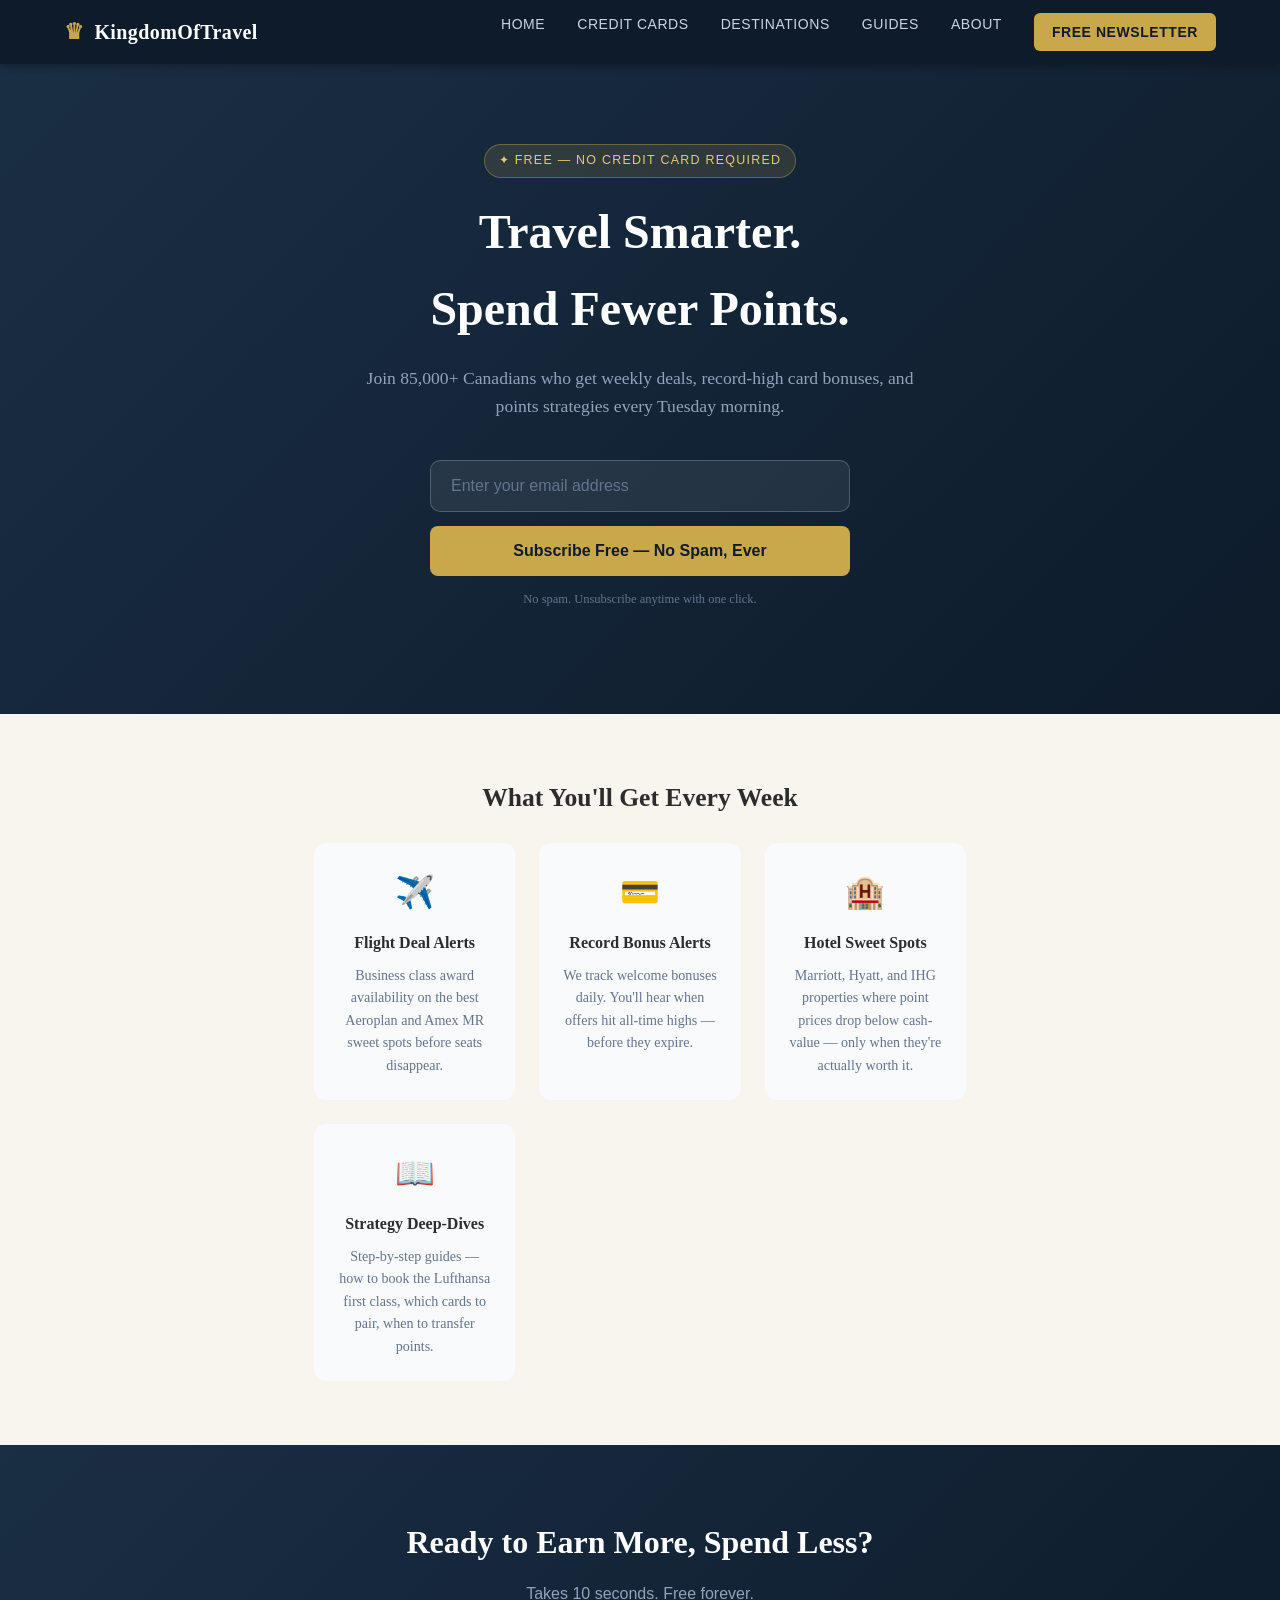
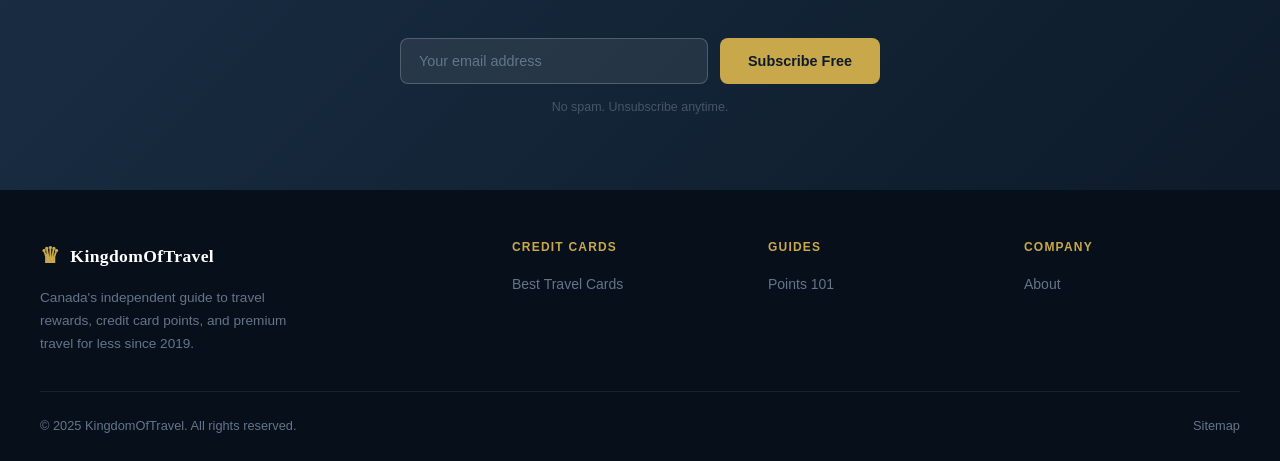
<file: newsletter.html>
<!DOCTYPE html>
<html lang="en">
<head>
  <meta charset="UTF-8" />
  <meta name="viewport" content="width=device-width, initial-scale=1.0" />
  <title>Free Newsletter — KingdomOfTravel</title>
  <meta name="description" content="Join 85,000+ Canadians getting weekly travel deals, record-high card bonuses, and points strategies delivered free every week." />
  <link rel="canonical" href="https://kingdomoftravel.ca/newsletter" />
  <link rel="stylesheet" href="assets/style.css" />
</head>
<body>

  <header>
    <div class="header-inner">
      <a href="index.html" class="logo"><span class="crown">♛</span> KingdomOfTravel</a>
      <nav id="main-nav">
        <a href="index.html">Home</a>
        <a href="credit-cards.html">Credit Cards</a>
        <a href="destinations.html">Destinations</a>
        <a href="guides/points-101.html">Guides</a>
        <a href="about.html">About</a>
        <a href="newsletter.html" class="nav-cta">Free Newsletter</a>
      </nav>
      <div class="hamburger" onclick="toggleNav()"><span></span><span></span><span></span></div>
    </div>
  </header>

  <section class="newsletter-hero">
    <div>
      <div class="hero-eyebrow" style="margin-bottom: 16px;">✦ Free — No Credit Card Required</div>
      <h1>Travel Smarter.<br/>Spend Fewer Points.</h1>
      <p>Join 85,000+ Canadians who get weekly deals, record-high card bonuses, and points strategies every Tuesday morning.</p>
      <form class="newsletter-form-large" onsubmit="return false;">
        <input type="email" placeholder="Enter your email address" />
        <button type="submit" class="btn-primary">Subscribe Free — No Spam, Ever</button>
      </form>
      <p style="font-size: 0.78rem; color: #64748b; margin-top: 14px;">No spam. Unsubscribe anytime with one click.</p>
    </div>
  </section>

  <div class="newsletter-benefits">
    <h2>What You'll Get Every Week</h2>
    <div class="benefits-grid">
      <div class="benefit-card">
        <div class="benefit-icon">✈️</div>
        <h3>Flight Deal Alerts</h3>
        <p>Business class award availability on the best Aeroplan and Amex MR sweet spots before seats disappear.</p>
      </div>
      <div class="benefit-card">
        <div class="benefit-icon">💳</div>
        <h3>Record Bonus Alerts</h3>
        <p>We track welcome bonuses daily. You'll hear when offers hit all-time highs — before they expire.</p>
      </div>
      <div class="benefit-card">
        <div class="benefit-icon">🏨</div>
        <h3>Hotel Sweet Spots</h3>
        <p>Marriott, Hyatt, and IHG properties where point prices drop below cash-value — only when they're actually worth it.</p>
      </div>
      <div class="benefit-card">
        <div class="benefit-icon">📖</div>
        <h3>Strategy Deep-Dives</h3>
        <p>Step-by-step guides — how to book the Lufthansa first class, which cards to pair, when to transfer points.</p>
      </div>
    </div>
  </div>

  <section class="newsletter-section">
    <div class="section-inner">
      <h2>Ready to Earn More, Spend Less?</h2>
      <p>Takes 10 seconds. Free forever.</p>
      <form class="newsletter-form" onsubmit="return false;">
        <input type="email" placeholder="Your email address" />
        <button type="submit" class="btn-primary">Subscribe Free</button>
      </form>
      <p style="font-size: 0.78rem; color: #475569; margin-top: 14px; margin-bottom: 0;">No spam. Unsubscribe anytime.</p>
    </div>
  </section>

  <footer>
    <div class="footer-inner">
      <div class="footer-top">
        <div class="footer-brand">
          <div class="logo"><span class="crown">♛</span> KingdomOfTravel</div>
          <p>Canada's independent guide to travel rewards, credit card points, and premium travel for less since 2019.</p>
        </div>
        <div class="footer-col">
          <h4>Credit Cards</h4>
          <ul><li><a href="credit-cards.html">Best Travel Cards</a></li></ul>
        </div>
        <div class="footer-col">
          <h4>Guides</h4>
          <ul><li><a href="guides/points-101.html">Points 101</a></li></ul>
        </div>
        <div class="footer-col">
          <h4>Company</h4>
          <ul><li><a href="about.html">About</a></li></ul>
        </div>
      </div>
      <div class="footer-bottom">
        <span>© 2025 KingdomOfTravel. All rights reserved.</span>
        <span><a href="sitemap.xml">Sitemap</a></span>
      </div>
    </div>
  </footer>

  <script>function toggleNav(){document.getElementById('main-nav').classList.toggle('open');}</script>
  <script src="assets/newsletter.js"></script>
</body>
</html>
</file>
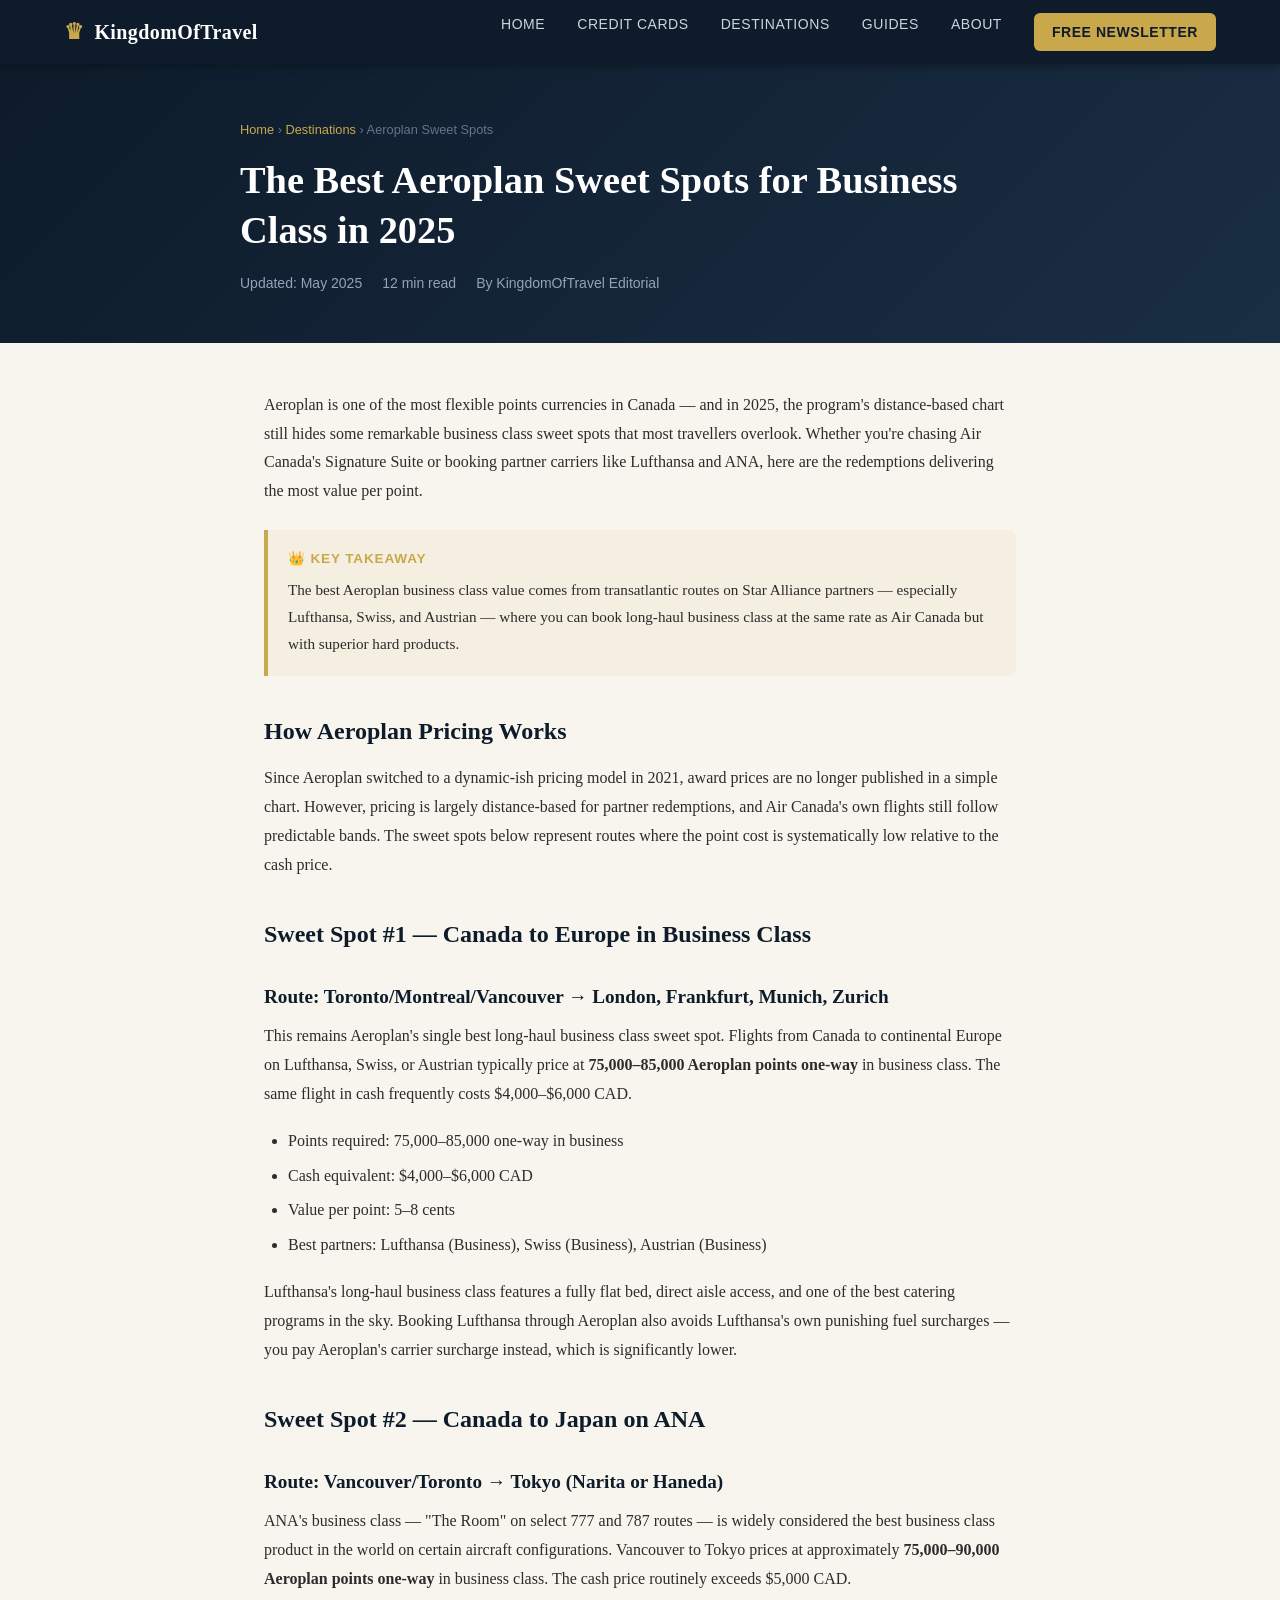
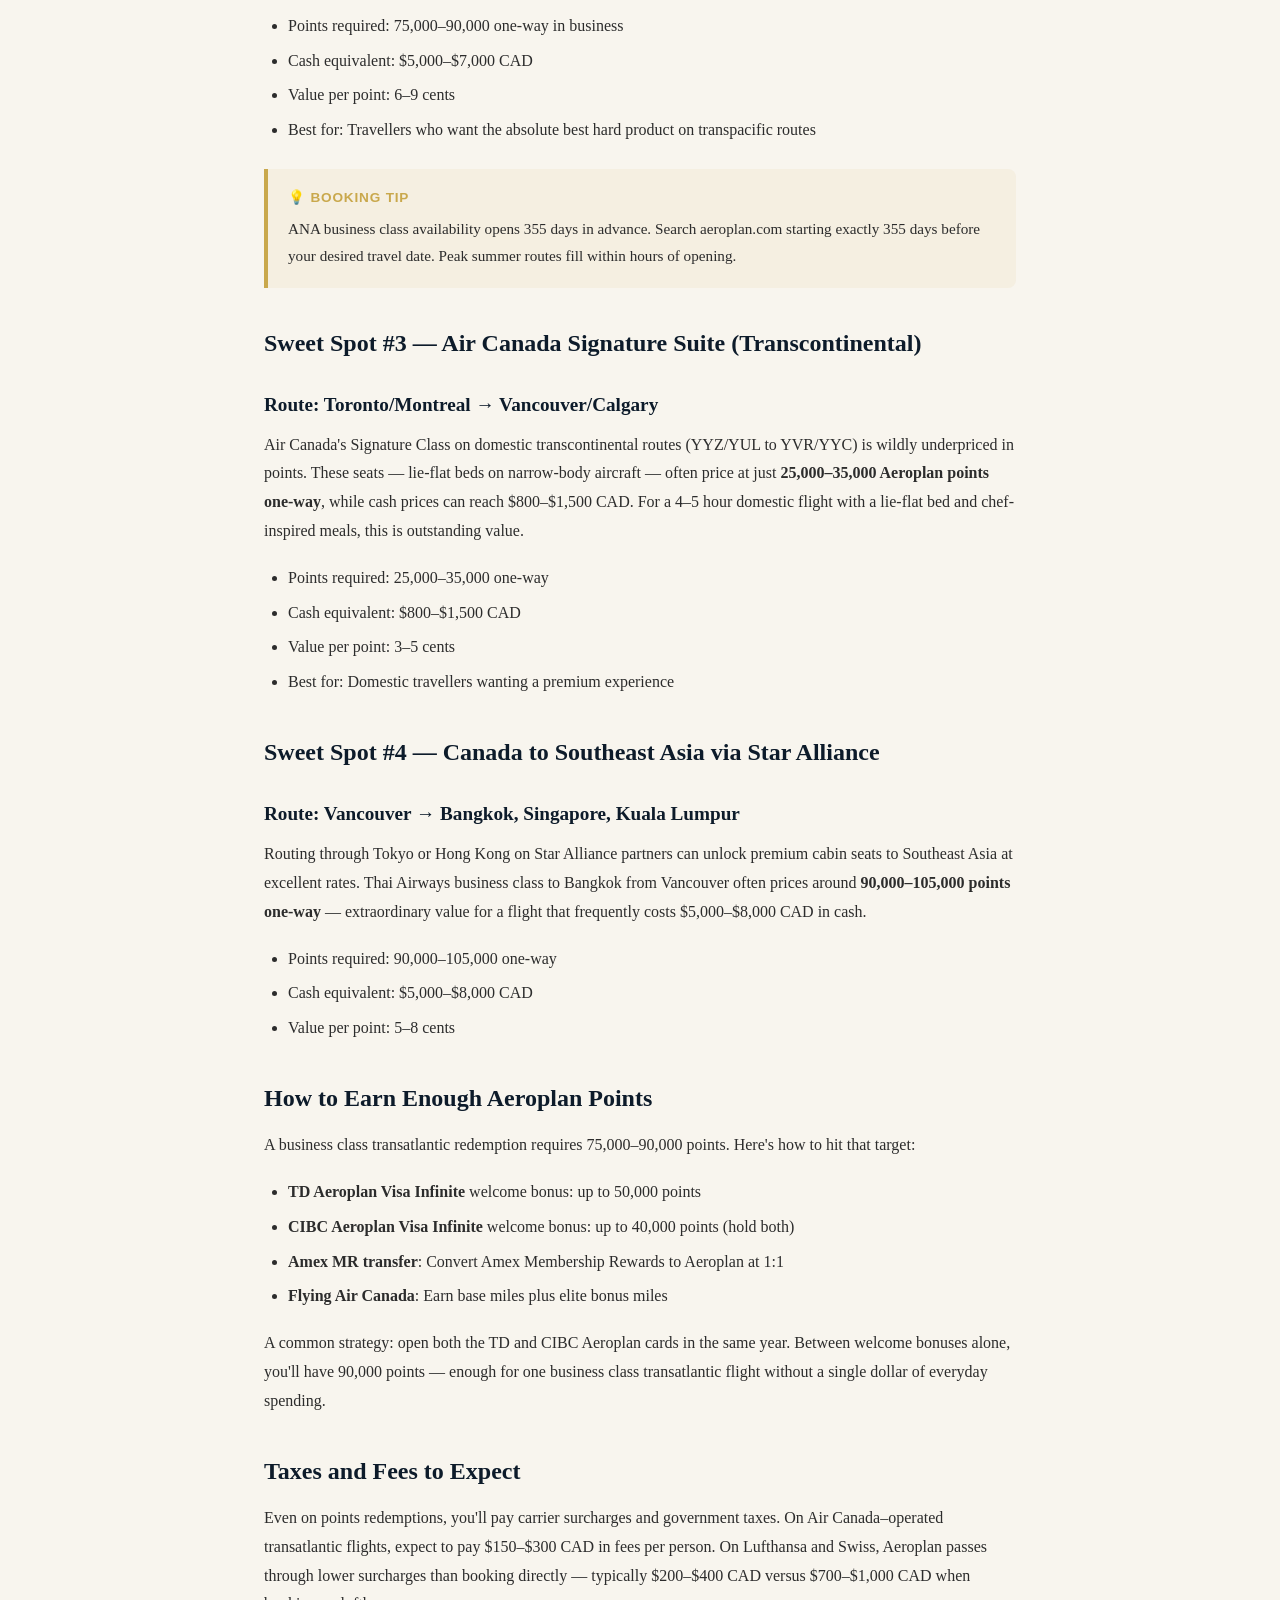
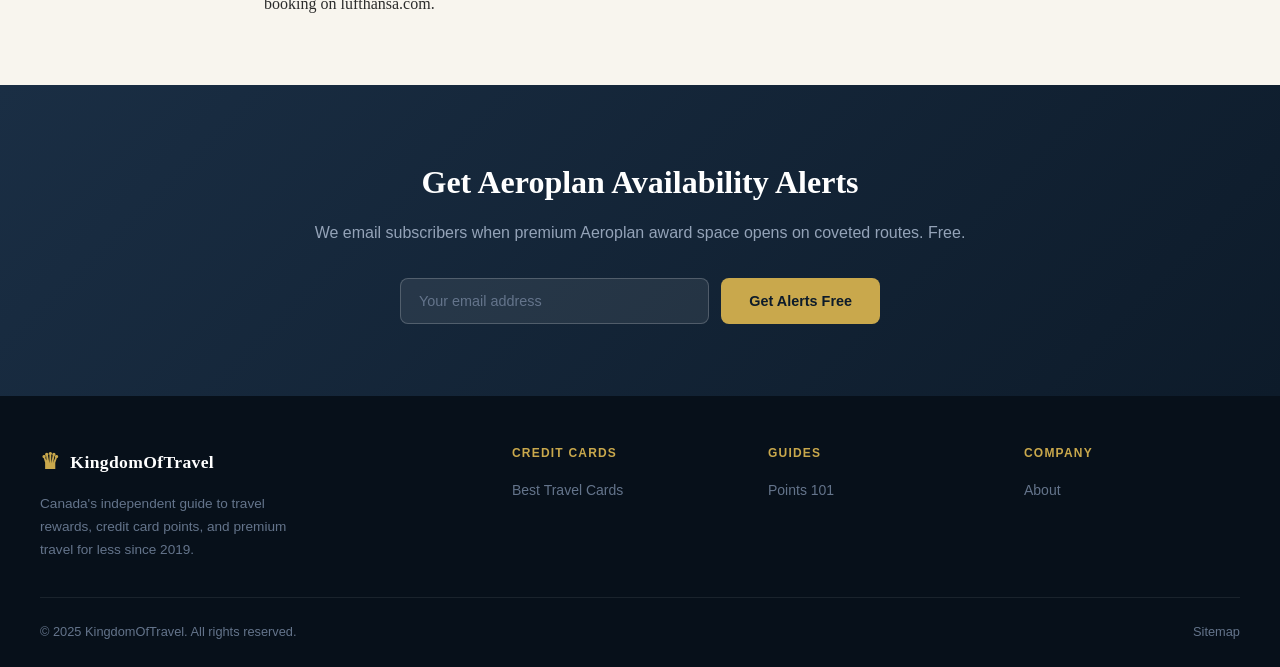
<file: articles/aeroplan-sweet-spots.html>
<!DOCTYPE html>
<html lang="en">
<head>
  <meta charset="UTF-8" />
  <meta name="viewport" content="width=device-width, initial-scale=1.0" />
  <title>The Best Aeroplan Sweet Spots for Business Class in 2025 — KingdomOfTravel</title>
  <meta name="description" content="Fly Air Canada's Signature Suite to Tokyo, London, and Frankfurt for as few as 75,000 points one-way. Our complete guide to Aeroplan's best business class redemptions." />
  <link rel="canonical" href="https://kingdomoftravel.ca/articles/aeroplan-sweet-spots" />
  <link rel="stylesheet" href="../assets/style.css" />
</head>
<body>

  <header>
    <div class="header-inner">
      <a href="../index.html" class="logo"><span class="crown">♛</span> KingdomOfTravel</a>
      <nav id="main-nav">
        <a href="../index.html">Home</a>
        <a href="../credit-cards.html">Credit Cards</a>
        <a href="../destinations.html">Destinations</a>
        <a href="../guides/points-101.html">Guides</a>
        <a href="../about.html">About</a>
        <a href="../newsletter.html" class="nav-cta">Free Newsletter</a>
      </nav>
      <div class="hamburger" onclick="toggleNav()"><span></span><span></span><span></span></div>
    </div>
  </header>

  <section class="page-hero">
    <div class="page-hero-inner">
      <div class="breadcrumb"><a href="../index.html">Home</a> › <a href="../destinations.html">Destinations</a> › Aeroplan Sweet Spots</div>
      <h1>The Best Aeroplan Sweet Spots for Business Class in 2025</h1>
      <div class="meta">
        <span>Updated: May 2025</span>
        <span>12 min read</span>
        <span>By KingdomOfTravel Editorial</span>
      </div>
    </div>
  </section>

  <div class="article-body">
    <p>Aeroplan is one of the most flexible points currencies in Canada — and in 2025, the program's distance-based chart still hides some remarkable business class sweet spots that most travellers overlook. Whether you're chasing Air Canada's Signature Suite or booking partner carriers like Lufthansa and ANA, here are the redemptions delivering the most value per point.</p>

    <div class="tip-box">
      <strong>👑 Key Takeaway</strong>
      <p>The best Aeroplan business class value comes from transatlantic routes on Star Alliance partners — especially Lufthansa, Swiss, and Austrian — where you can book long-haul business class at the same rate as Air Canada but with superior hard products.</p>
    </div>

    <h2>How Aeroplan Pricing Works</h2>
    <p>Since Aeroplan switched to a dynamic-ish pricing model in 2021, award prices are no longer published in a simple chart. However, pricing is largely distance-based for partner redemptions, and Air Canada's own flights still follow predictable bands. The sweet spots below represent routes where the point cost is systematically low relative to the cash price.</p>

    <h2>Sweet Spot #1 — Canada to Europe in Business Class</h2>
    <h3>Route: Toronto/Montreal/Vancouver → London, Frankfurt, Munich, Zurich</h3>
    <p>This remains Aeroplan's single best long-haul business class sweet spot. Flights from Canada to continental Europe on Lufthansa, Swiss, or Austrian typically price at <strong>75,000–85,000 Aeroplan points one-way</strong> in business class. The same flight in cash frequently costs $4,000–$6,000 CAD.</p>
    <ul>
      <li>Points required: 75,000–85,000 one-way in business</li>
      <li>Cash equivalent: $4,000–$6,000 CAD</li>
      <li>Value per point: 5–8 cents</li>
      <li>Best partners: Lufthansa (Business), Swiss (Business), Austrian (Business)</li>
    </ul>
    <p>Lufthansa's long-haul business class features a fully flat bed, direct aisle access, and one of the best catering programs in the sky. Booking Lufthansa through Aeroplan also avoids Lufthansa's own punishing fuel surcharges — you pay Aeroplan's carrier surcharge instead, which is significantly lower.</p>

    <h2>Sweet Spot #2 — Canada to Japan on ANA</h2>
    <h3>Route: Vancouver/Toronto → Tokyo (Narita or Haneda)</h3>
    <p>ANA's business class — "The Room" on select 777 and 787 routes — is widely considered the best business class product in the world on certain aircraft configurations. Vancouver to Tokyo prices at approximately <strong>75,000–90,000 Aeroplan points one-way</strong> in business class. The cash price routinely exceeds $5,000 CAD.</p>
    <ul>
      <li>Points required: 75,000–90,000 one-way in business</li>
      <li>Cash equivalent: $5,000–$7,000 CAD</li>
      <li>Value per point: 6–9 cents</li>
      <li>Best for: Travellers who want the absolute best hard product on transpacific routes</li>
    </ul>

    <div class="tip-box">
      <strong>💡 Booking Tip</strong>
      <p>ANA business class availability opens 355 days in advance. Search aeroplan.com starting exactly 355 days before your desired travel date. Peak summer routes fill within hours of opening.</p>
    </div>

    <h2>Sweet Spot #3 — Air Canada Signature Suite (Transcontinental)</h2>
    <h3>Route: Toronto/Montreal → Vancouver/Calgary</h3>
    <p>Air Canada's Signature Class on domestic transcontinental routes (YYZ/YUL to YVR/YYC) is wildly underpriced in points. These seats — lie-flat beds on narrow-body aircraft — often price at just <strong>25,000–35,000 Aeroplan points one-way</strong>, while cash prices can reach $800–$1,500 CAD. For a 4–5 hour domestic flight with a lie-flat bed and chef-inspired meals, this is outstanding value.</p>
    <ul>
      <li>Points required: 25,000–35,000 one-way</li>
      <li>Cash equivalent: $800–$1,500 CAD</li>
      <li>Value per point: 3–5 cents</li>
      <li>Best for: Domestic travellers wanting a premium experience</li>
    </ul>

    <h2>Sweet Spot #4 — Canada to Southeast Asia via Star Alliance</h2>
    <h3>Route: Vancouver → Bangkok, Singapore, Kuala Lumpur</h3>
    <p>Routing through Tokyo or Hong Kong on Star Alliance partners can unlock premium cabin seats to Southeast Asia at excellent rates. Thai Airways business class to Bangkok from Vancouver often prices around <strong>90,000–105,000 points one-way</strong> — extraordinary value for a flight that frequently costs $5,000–$8,000 CAD in cash.</p>
    <ul>
      <li>Points required: 90,000–105,000 one-way</li>
      <li>Cash equivalent: $5,000–$8,000 CAD</li>
      <li>Value per point: 5–8 cents</li>
    </ul>

    <h2>How to Earn Enough Aeroplan Points</h2>
    <p>A business class transatlantic redemption requires 75,000–90,000 points. Here's how to hit that target:</p>
    <ul>
      <li><strong>TD Aeroplan Visa Infinite</strong> welcome bonus: up to 50,000 points</li>
      <li><strong>CIBC Aeroplan Visa Infinite</strong> welcome bonus: up to 40,000 points (hold both)</li>
      <li><strong>Amex MR transfer</strong>: Convert Amex Membership Rewards to Aeroplan at 1:1</li>
      <li><strong>Flying Air Canada</strong>: Earn base miles plus elite bonus miles</li>
    </ul>
    <p>A common strategy: open both the TD and CIBC Aeroplan cards in the same year. Between welcome bonuses alone, you'll have 90,000 points — enough for one business class transatlantic flight without a single dollar of everyday spending.</p>

    <h2>Taxes and Fees to Expect</h2>
    <p>Even on points redemptions, you'll pay carrier surcharges and government taxes. On Air Canada–operated transatlantic flights, expect to pay $150–$300 CAD in fees per person. On Lufthansa and Swiss, Aeroplan passes through lower surcharges than booking directly — typically $200–$400 CAD versus $700–$1,000 CAD when booking on lufthansa.com.</p>
  </div>

  <section class="newsletter-section">
    <div class="section-inner">
      <h2>Get Aeroplan Availability Alerts</h2>
      <p>We email subscribers when premium Aeroplan award space opens on coveted routes. Free.</p>
      <form class="newsletter-form" onsubmit="return false;">
        <input type="email" placeholder="Your email address" />
        <button type="submit" class="btn-primary">Get Alerts Free</button>
      </form>
    </div>
  </section>

  <footer>
    <div class="footer-inner">
      <div class="footer-top">
        <div class="footer-brand">
          <div class="logo"><span class="crown">♛</span> KingdomOfTravel</div>
          <p>Canada's independent guide to travel rewards, credit card points, and premium travel for less since 2019.</p>
        </div>
        <div class="footer-col">
          <h4>Credit Cards</h4>
          <ul><li><a href="../credit-cards.html">Best Travel Cards</a></li></ul>
        </div>
        <div class="footer-col">
          <h4>Guides</h4>
          <ul><li><a href="../guides/points-101.html">Points 101</a></li></ul>
        </div>
        <div class="footer-col">
          <h4>Company</h4>
          <ul><li><a href="../about.html">About</a></li></ul>
        </div>
      </div>
      <div class="footer-bottom">
        <span>© 2025 KingdomOfTravel. All rights reserved.</span>
        <span><a href="../sitemap.xml">Sitemap</a></span>
      </div>
    </div>
  </footer>

  <script>function toggleNav(){document.getElementById('main-nav').classList.toggle('open');}</script>
  <script src="../assets/newsletter.js"></script>
</body>
</html>
</file>
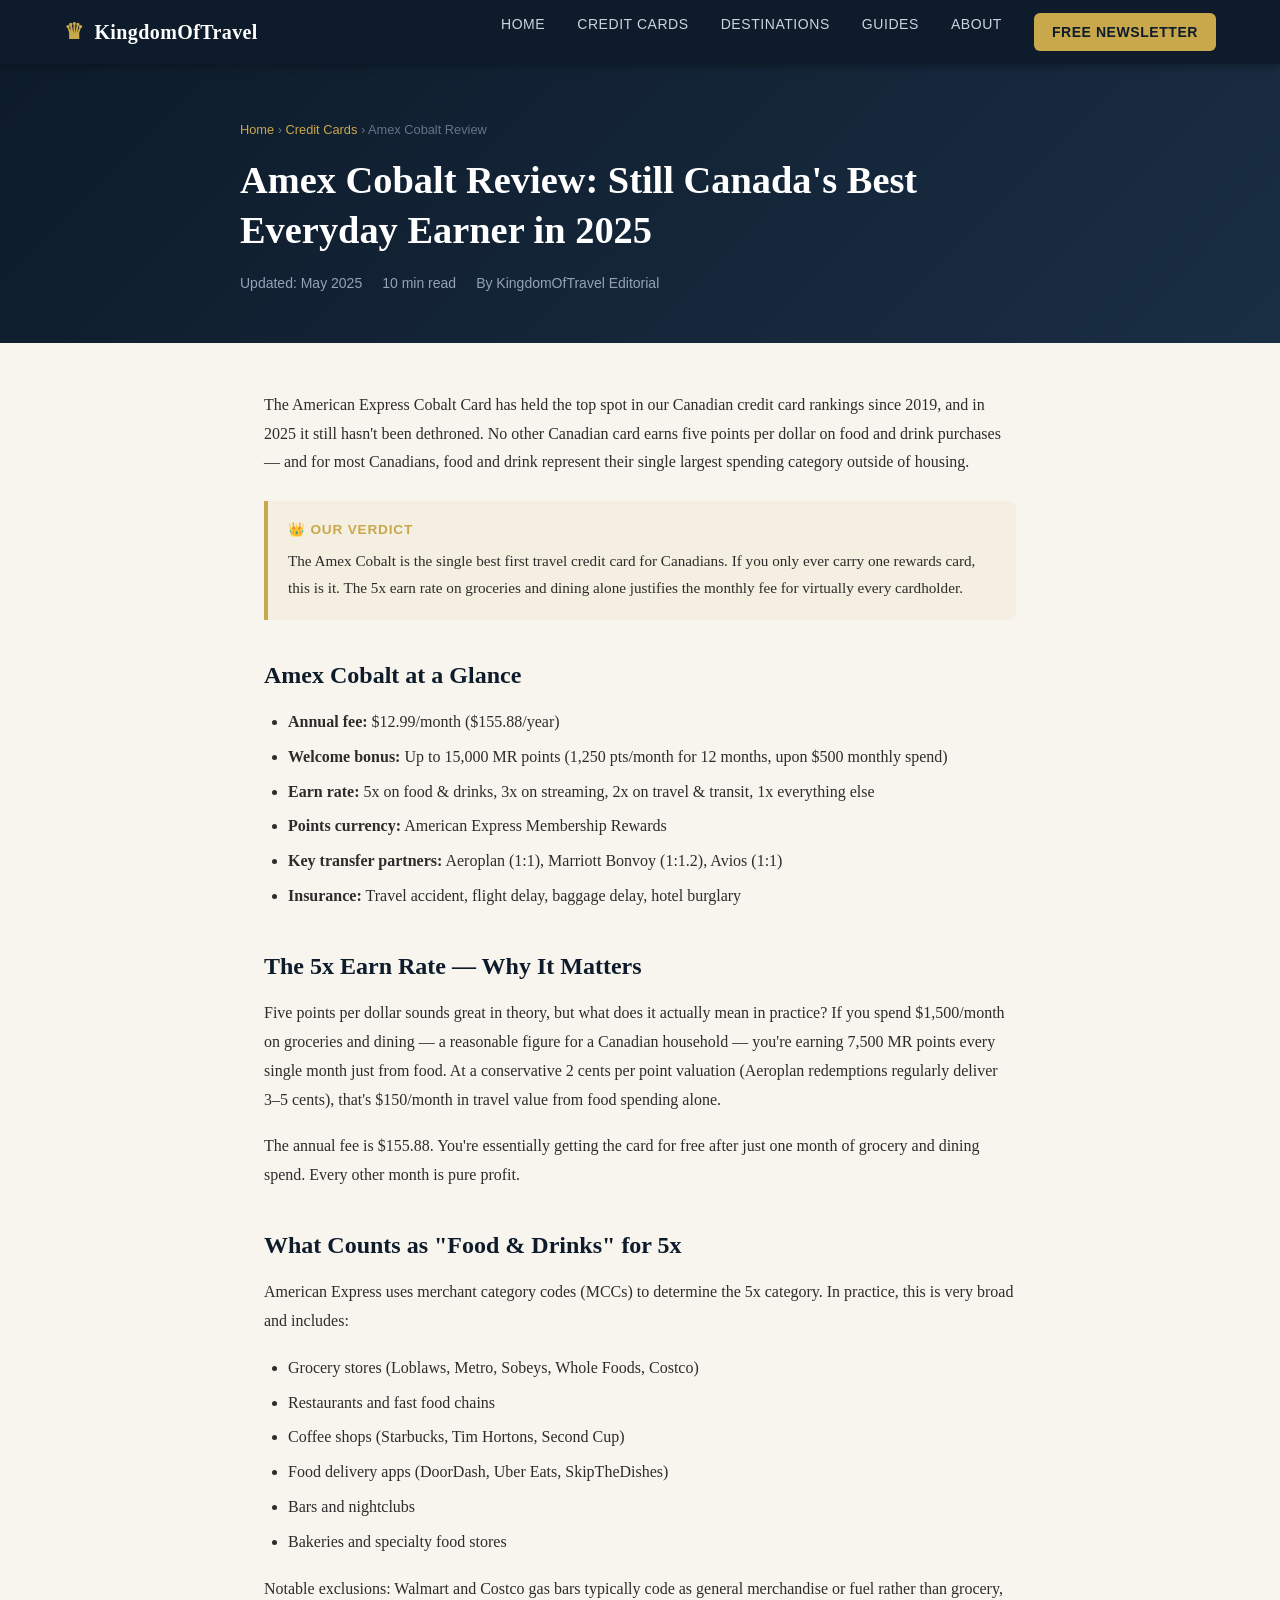
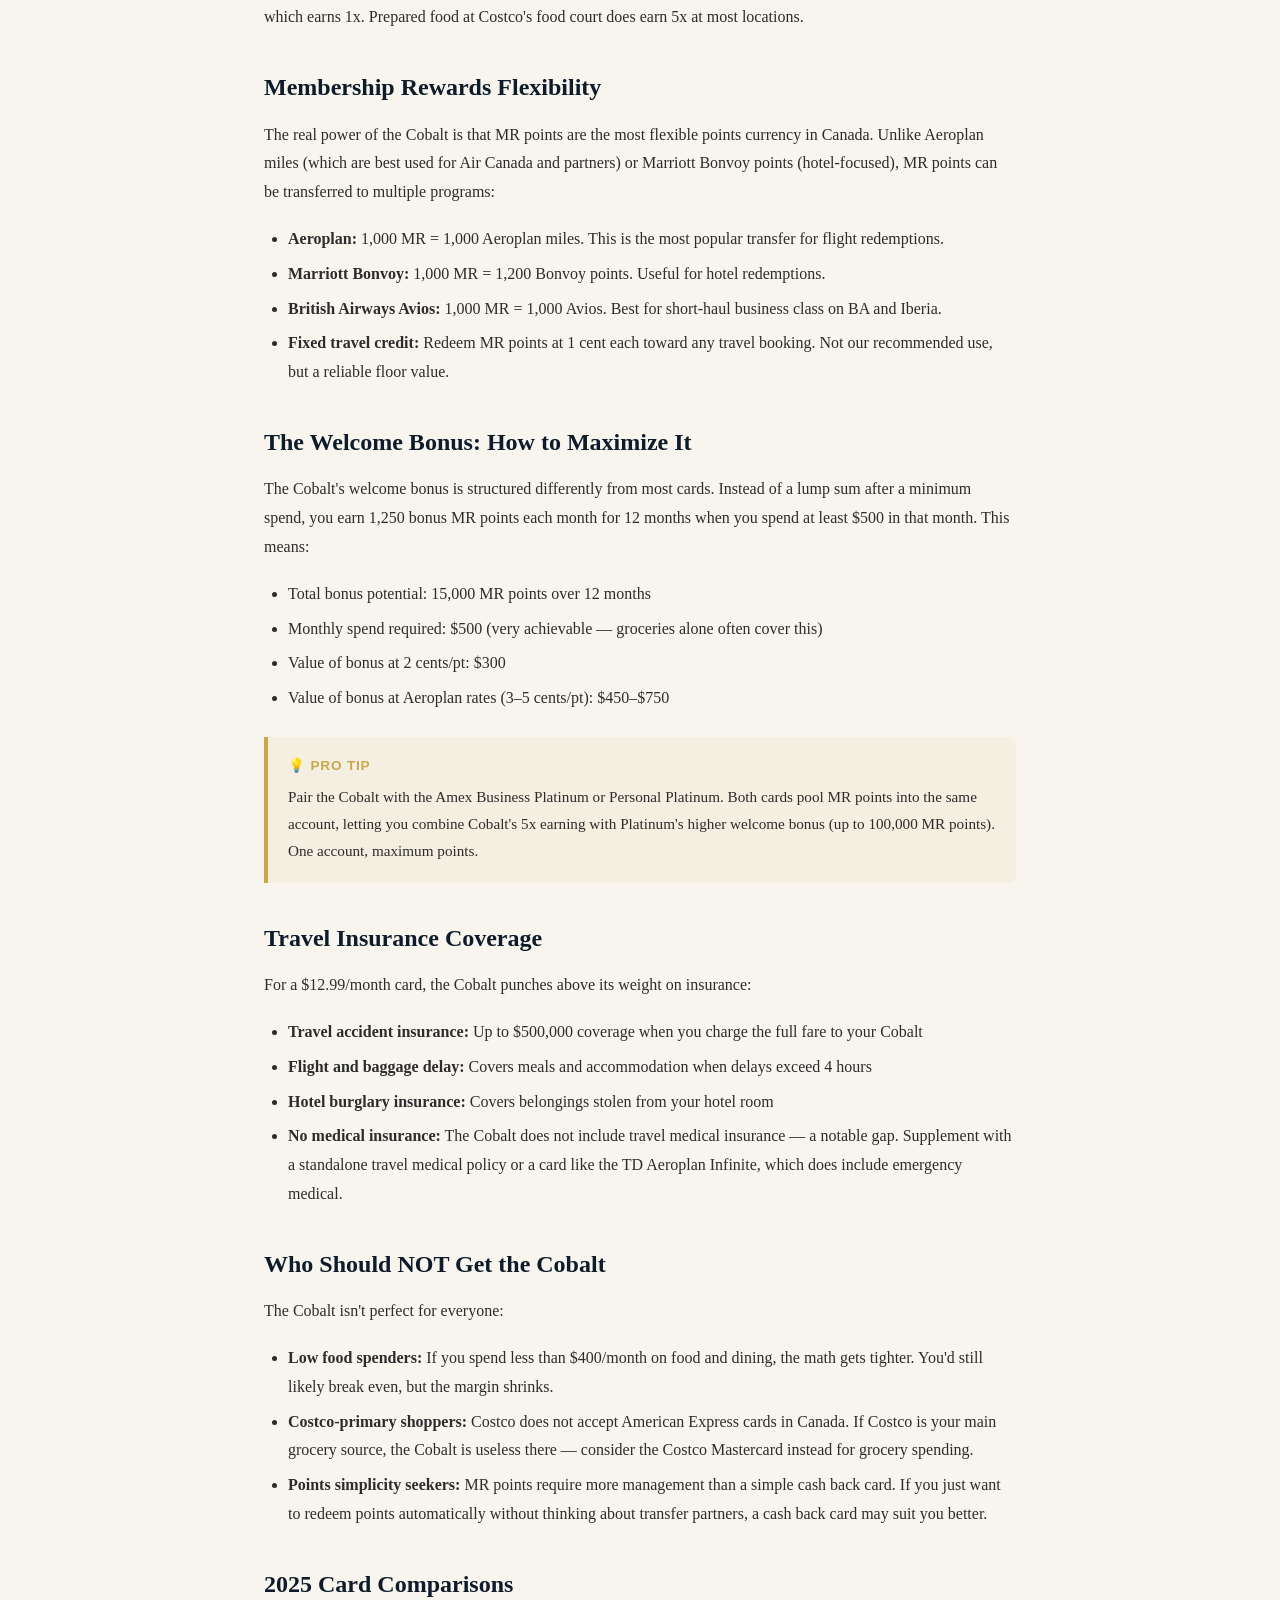
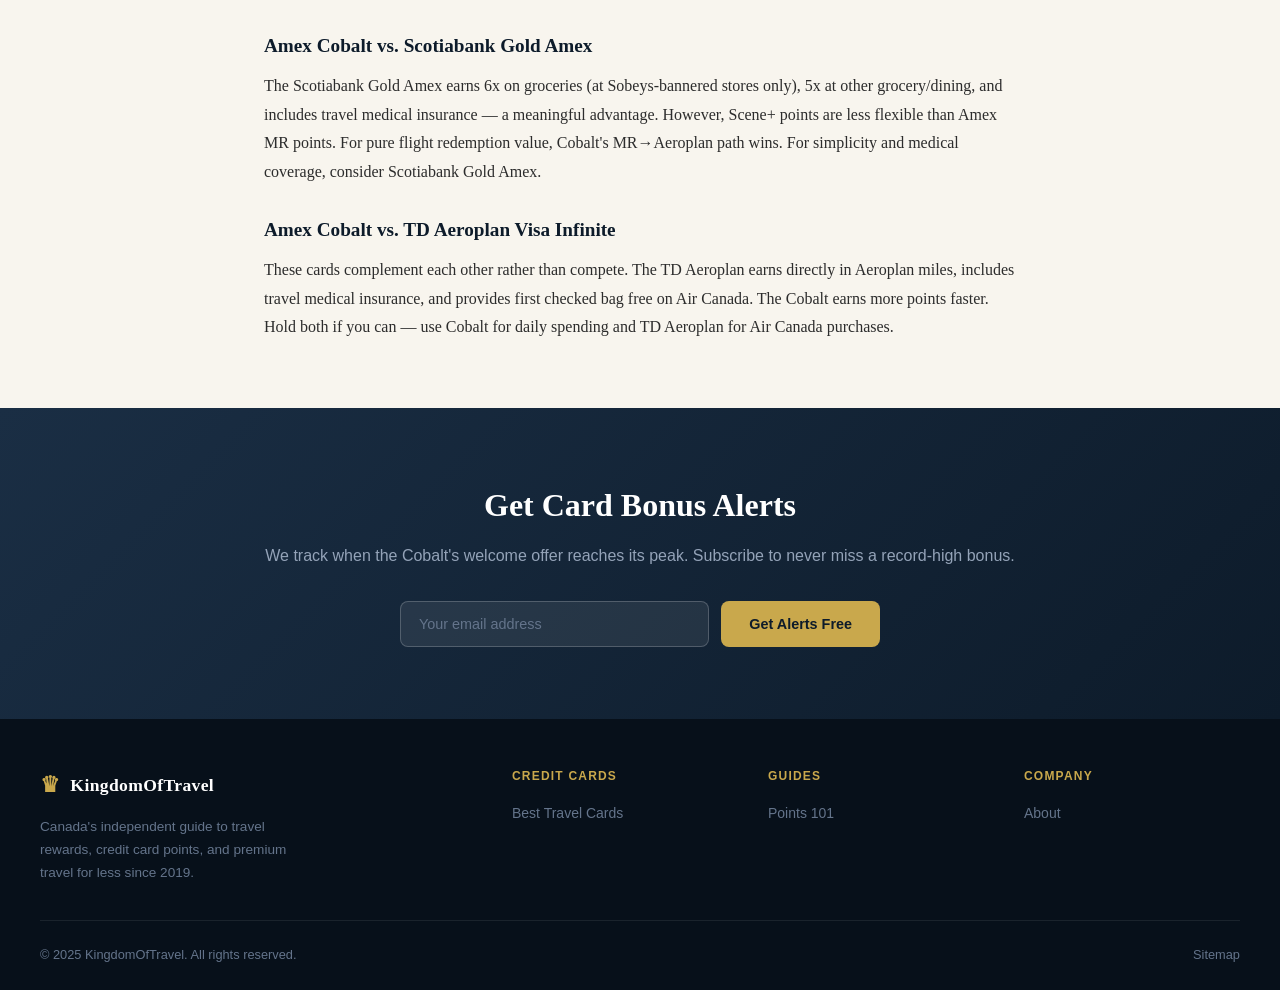
<file: articles/amex-cobalt-review.html>
<!DOCTYPE html>
<html lang="en">
<head>
  <meta charset="UTF-8" />
  <meta name="viewport" content="width=device-width, initial-scale=1.0" />
  <title>Amex Cobalt Review: Still Canada's Best Everyday Earner in 2025 — KingdomOfTravel</title>
  <meta name="description" content="Five points per dollar on dining and groceries makes the Cobalt an unmatched earner. Our full 2025 review of the American Express Cobalt Card." />
  <link rel="canonical" href="https://kingdomoftravel.ca/articles/amex-cobalt-review" />
  <link rel="stylesheet" href="../assets/style.css" />
</head>
<body>

  <header>
    <div class="header-inner">
      <a href="../index.html" class="logo"><span class="crown">♛</span> KingdomOfTravel</a>
      <nav id="main-nav">
        <a href="../index.html">Home</a>
        <a href="../credit-cards.html">Credit Cards</a>
        <a href="../destinations.html">Destinations</a>
        <a href="../guides/points-101.html">Guides</a>
        <a href="../about.html">About</a>
        <a href="../newsletter.html" class="nav-cta">Free Newsletter</a>
      </nav>
      <div class="hamburger" onclick="toggleNav()"><span></span><span></span><span></span></div>
    </div>
  </header>

  <section class="page-hero">
    <div class="page-hero-inner">
      <div class="breadcrumb"><a href="../index.html">Home</a> › <a href="../credit-cards.html">Credit Cards</a> › Amex Cobalt Review</div>
      <h1>Amex Cobalt Review: Still Canada's Best Everyday Earner in 2025</h1>
      <div class="meta">
        <span>Updated: May 2025</span>
        <span>10 min read</span>
        <span>By KingdomOfTravel Editorial</span>
      </div>
    </div>
  </section>

  <div class="article-body">
    <p>The American Express Cobalt Card has held the top spot in our Canadian credit card rankings since 2019, and in 2025 it still hasn't been dethroned. No other Canadian card earns five points per dollar on food and drink purchases — and for most Canadians, food and drink represent their single largest spending category outside of housing.</p>

    <div class="tip-box">
      <strong>👑 Our Verdict</strong>
      <p>The Amex Cobalt is the single best first travel credit card for Canadians. If you only ever carry one rewards card, this is it. The 5x earn rate on groceries and dining alone justifies the monthly fee for virtually every cardholder.</p>
    </div>

    <h2>Amex Cobalt at a Glance</h2>
    <ul>
      <li><strong>Annual fee:</strong> $12.99/month ($155.88/year)</li>
      <li><strong>Welcome bonus:</strong> Up to 15,000 MR points (1,250 pts/month for 12 months, upon $500 monthly spend)</li>
      <li><strong>Earn rate:</strong> 5x on food &amp; drinks, 3x on streaming, 2x on travel &amp; transit, 1x everything else</li>
      <li><strong>Points currency:</strong> American Express Membership Rewards</li>
      <li><strong>Key transfer partners:</strong> Aeroplan (1:1), Marriott Bonvoy (1:1.2), Avios (1:1)</li>
      <li><strong>Insurance:</strong> Travel accident, flight delay, baggage delay, hotel burglary</li>
    </ul>

    <h2>The 5x Earn Rate — Why It Matters</h2>
    <p>Five points per dollar sounds great in theory, but what does it actually mean in practice? If you spend $1,500/month on groceries and dining — a reasonable figure for a Canadian household — you're earning 7,500 MR points every single month just from food. At a conservative 2 cents per point valuation (Aeroplan redemptions regularly deliver 3–5 cents), that's $150/month in travel value from food spending alone.</p>
    <p>The annual fee is $155.88. You're essentially getting the card for free after just one month of grocery and dining spend. Every other month is pure profit.</p>

    <h2>What Counts as "Food &amp; Drinks" for 5x</h2>
    <p>American Express uses merchant category codes (MCCs) to determine the 5x category. In practice, this is very broad and includes:</p>
    <ul>
      <li>Grocery stores (Loblaws, Metro, Sobeys, Whole Foods, Costco)</li>
      <li>Restaurants and fast food chains</li>
      <li>Coffee shops (Starbucks, Tim Hortons, Second Cup)</li>
      <li>Food delivery apps (DoorDash, Uber Eats, SkipTheDishes)</li>
      <li>Bars and nightclubs</li>
      <li>Bakeries and specialty food stores</li>
    </ul>
    <p>Notable exclusions: Walmart and Costco gas bars typically code as general merchandise or fuel rather than grocery, which earns 1x. Prepared food at Costco's food court does earn 5x at most locations.</p>

    <h2>Membership Rewards Flexibility</h2>
    <p>The real power of the Cobalt is that MR points are the most flexible points currency in Canada. Unlike Aeroplan miles (which are best used for Air Canada and partners) or Marriott Bonvoy points (hotel-focused), MR points can be transferred to multiple programs:</p>
    <ul>
      <li><strong>Aeroplan:</strong> 1,000 MR = 1,000 Aeroplan miles. This is the most popular transfer for flight redemptions.</li>
      <li><strong>Marriott Bonvoy:</strong> 1,000 MR = 1,200 Bonvoy points. Useful for hotel redemptions.</li>
      <li><strong>British Airways Avios:</strong> 1,000 MR = 1,000 Avios. Best for short-haul business class on BA and Iberia.</li>
      <li><strong>Fixed travel credit:</strong> Redeem MR points at 1 cent each toward any travel booking. Not our recommended use, but a reliable floor value.</li>
    </ul>

    <h2>The Welcome Bonus: How to Maximize It</h2>
    <p>The Cobalt's welcome bonus is structured differently from most cards. Instead of a lump sum after a minimum spend, you earn 1,250 bonus MR points each month for 12 months when you spend at least $500 in that month. This means:</p>
    <ul>
      <li>Total bonus potential: 15,000 MR points over 12 months</li>
      <li>Monthly spend required: $500 (very achievable — groceries alone often cover this)</li>
      <li>Value of bonus at 2 cents/pt: $300</li>
      <li>Value of bonus at Aeroplan rates (3–5 cents/pt): $450–$750</li>
    </ul>

    <div class="tip-box">
      <strong>💡 Pro Tip</strong>
      <p>Pair the Cobalt with the Amex Business Platinum or Personal Platinum. Both cards pool MR points into the same account, letting you combine Cobalt's 5x earning with Platinum's higher welcome bonus (up to 100,000 MR points). One account, maximum points.</p>
    </div>

    <h2>Travel Insurance Coverage</h2>
    <p>For a $12.99/month card, the Cobalt punches above its weight on insurance:</p>
    <ul>
      <li><strong>Travel accident insurance:</strong> Up to $500,000 coverage when you charge the full fare to your Cobalt</li>
      <li><strong>Flight and baggage delay:</strong> Covers meals and accommodation when delays exceed 4 hours</li>
      <li><strong>Hotel burglary insurance:</strong> Covers belongings stolen from your hotel room</li>
      <li><strong>No medical insurance:</strong> The Cobalt does not include travel medical insurance — a notable gap. Supplement with a standalone travel medical policy or a card like the TD Aeroplan Infinite, which does include emergency medical.</li>
    </ul>

    <h2>Who Should NOT Get the Cobalt</h2>
    <p>The Cobalt isn't perfect for everyone:</p>
    <ul>
      <li><strong>Low food spenders:</strong> If you spend less than $400/month on food and dining, the math gets tighter. You'd still likely break even, but the margin shrinks.</li>
      <li><strong>Costco-primary shoppers:</strong> Costco does not accept American Express cards in Canada. If Costco is your main grocery source, the Cobalt is useless there — consider the Costco Mastercard instead for grocery spending.</li>
      <li><strong>Points simplicity seekers:</strong> MR points require more management than a simple cash back card. If you just want to redeem points automatically without thinking about transfer partners, a cash back card may suit you better.</li>
    </ul>

    <h2>2025 Card Comparisons</h2>
    <h3>Amex Cobalt vs. Scotiabank Gold Amex</h3>
    <p>The Scotiabank Gold Amex earns 6x on groceries (at Sobeys-bannered stores only), 5x at other grocery/dining, and includes travel medical insurance — a meaningful advantage. However, Scene+ points are less flexible than Amex MR points. For pure flight redemption value, Cobalt's MR→Aeroplan path wins. For simplicity and medical coverage, consider Scotiabank Gold Amex.</p>

    <h3>Amex Cobalt vs. TD Aeroplan Visa Infinite</h3>
    <p>These cards complement each other rather than compete. The TD Aeroplan earns directly in Aeroplan miles, includes travel medical insurance, and provides first checked bag free on Air Canada. The Cobalt earns more points faster. Hold both if you can — use Cobalt for daily spending and TD Aeroplan for Air Canada purchases.</p>
  </div>

  <section class="newsletter-section">
    <div class="section-inner">
      <h2>Get Card Bonus Alerts</h2>
      <p>We track when the Cobalt's welcome offer reaches its peak. Subscribe to never miss a record-high bonus.</p>
      <form class="newsletter-form" onsubmit="return false;">
        <input type="email" placeholder="Your email address" />
        <button type="submit" class="btn-primary">Get Alerts Free</button>
      </form>
    </div>
  </section>

  <footer>
    <div class="footer-inner">
      <div class="footer-top">
        <div class="footer-brand">
          <div class="logo"><span class="crown">♛</span> KingdomOfTravel</div>
          <p>Canada's independent guide to travel rewards, credit card points, and premium travel for less since 2019.</p>
        </div>
        <div class="footer-col">
          <h4>Credit Cards</h4>
          <ul><li><a href="../credit-cards.html">Best Travel Cards</a></li></ul>
        </div>
        <div class="footer-col">
          <h4>Guides</h4>
          <ul><li><a href="../guides/points-101.html">Points 101</a></li></ul>
        </div>
        <div class="footer-col">
          <h4>Company</h4>
          <ul><li><a href="../about.html">About</a></li></ul>
        </div>
      </div>
      <div class="footer-bottom">
        <span>© 2025 KingdomOfTravel. All rights reserved.</span>
        <span><a href="../sitemap.xml">Sitemap</a></span>
      </div>
    </div>
  </footer>

  <script>function toggleNav(){document.getElementById('main-nav').classList.toggle('open');}</script>
  <script src="../assets/newsletter.js"></script>
</body>
</html>
</file>
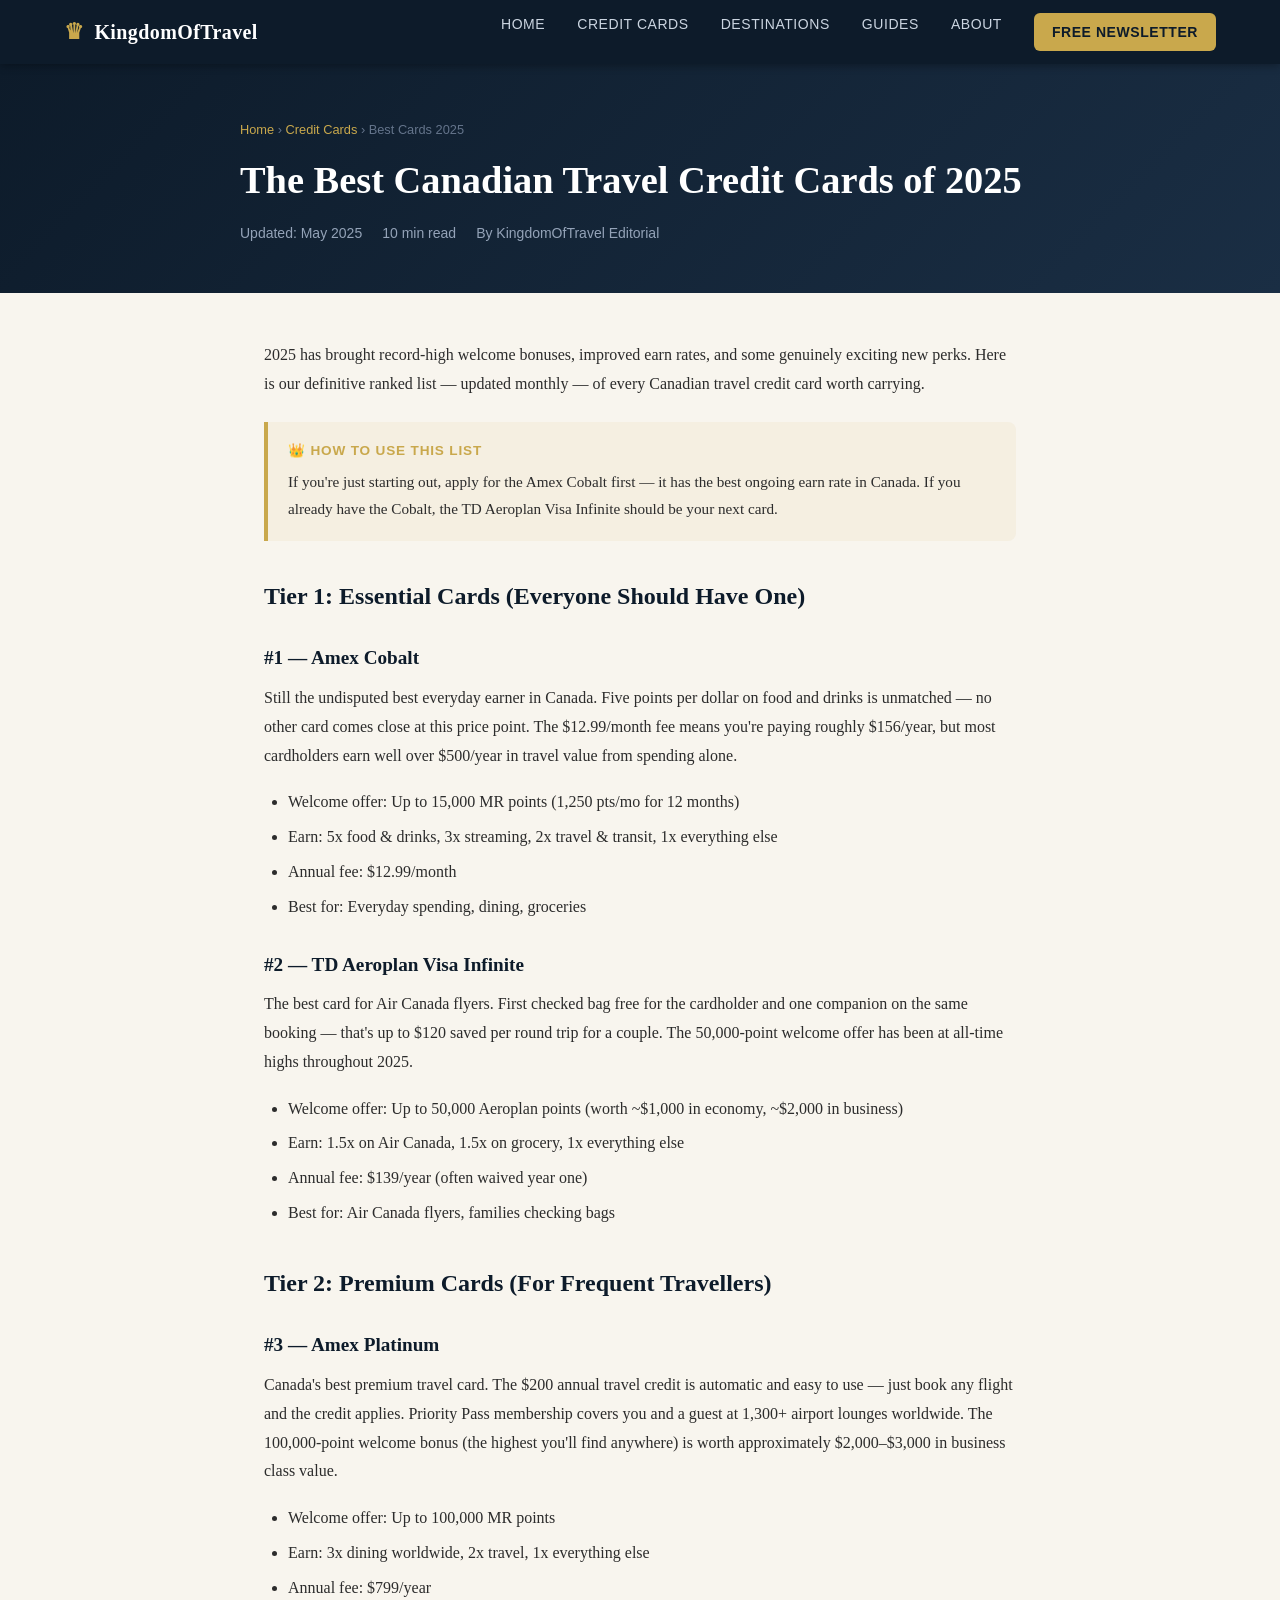
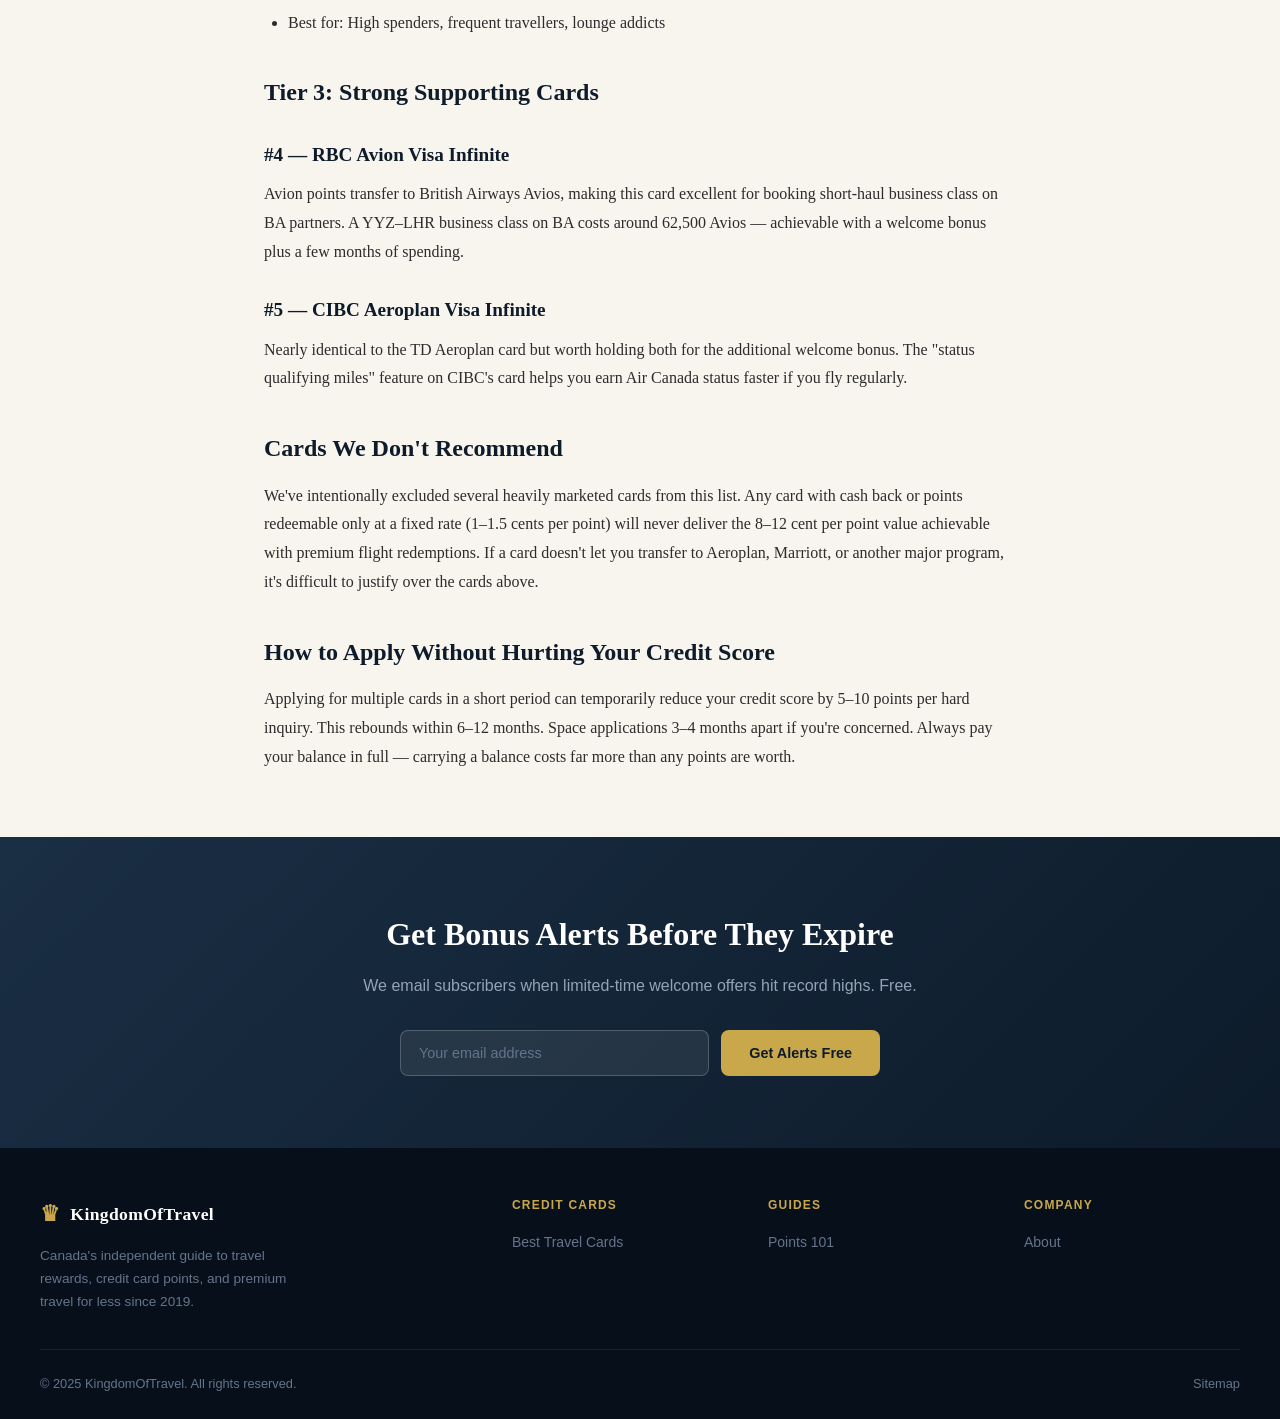
<file: articles/best-credit-cards-2025.html>
<!DOCTYPE html>
<html lang="en">
<head>
  <meta charset="UTF-8" />
  <meta name="viewport" content="width=device-width, initial-scale=1.0" />
  <title>Best Canadian Travel Credit Cards of 2025 — KingdomOfTravel</title>
  <meta name="description" content="Our ranked list of the best Canadian travel credit cards of 2025, updated monthly. Includes welcome bonuses, earn rates, and real travel value analysis." />
  <link rel="canonical" href="https://kingdomoftravel.ca/articles/best-credit-cards-2025" />
  <link rel="stylesheet" href="../assets/style.css" />
</head>
<body>

  <header>
    <div class="header-inner">
      <a href="../index.html" class="logo"><span class="crown">♛</span> KingdomOfTravel</a>
      <nav id="main-nav">
        <a href="../index.html">Home</a>
        <a href="../credit-cards.html">Credit Cards</a>
        <a href="../destinations.html">Destinations</a>
        <a href="../guides/points-101.html">Guides</a>
        <a href="../about.html">About</a>
        <a href="../newsletter.html" class="nav-cta">Free Newsletter</a>
      </nav>
      <div class="hamburger" onclick="toggleNav()"><span></span><span></span><span></span></div>
    </div>
  </header>

  <section class="page-hero">
    <div class="page-hero-inner">
      <div class="breadcrumb"><a href="../index.html">Home</a> › <a href="../credit-cards.html">Credit Cards</a> › Best Cards 2025</div>
      <h1>The Best Canadian Travel Credit Cards of 2025</h1>
      <div class="meta">
        <span>Updated: May 2025</span>
        <span>10 min read</span>
        <span>By KingdomOfTravel Editorial</span>
      </div>
    </div>
  </section>

  <div class="article-body">
    <p>2025 has brought record-high welcome bonuses, improved earn rates, and some genuinely exciting new perks. Here is our definitive ranked list — updated monthly — of every Canadian travel credit card worth carrying.</p>

    <div class="tip-box">
      <strong>👑 How to Use This List</strong>
      <p>If you're just starting out, apply for the Amex Cobalt first — it has the best ongoing earn rate in Canada. If you already have the Cobalt, the TD Aeroplan Visa Infinite should be your next card.</p>
    </div>

    <h2>Tier 1: Essential Cards (Everyone Should Have One)</h2>

    <h3>#1 — Amex Cobalt</h3>
    <p>Still the undisputed best everyday earner in Canada. Five points per dollar on food and drinks is unmatched — no other card comes close at this price point. The $12.99/month fee means you're paying roughly $156/year, but most cardholders earn well over $500/year in travel value from spending alone.</p>
    <ul>
      <li>Welcome offer: Up to 15,000 MR points (1,250 pts/mo for 12 months)</li>
      <li>Earn: 5x food &amp; drinks, 3x streaming, 2x travel &amp; transit, 1x everything else</li>
      <li>Annual fee: $12.99/month</li>
      <li>Best for: Everyday spending, dining, groceries</li>
    </ul>

    <h3>#2 — TD Aeroplan Visa Infinite</h3>
    <p>The best card for Air Canada flyers. First checked bag free for the cardholder and one companion on the same booking — that's up to $120 saved per round trip for a couple. The 50,000-point welcome offer has been at all-time highs throughout 2025.</p>
    <ul>
      <li>Welcome offer: Up to 50,000 Aeroplan points (worth ~$1,000 in economy, ~$2,000 in business)</li>
      <li>Earn: 1.5x on Air Canada, 1.5x on grocery, 1x everything else</li>
      <li>Annual fee: $139/year (often waived year one)</li>
      <li>Best for: Air Canada flyers, families checking bags</li>
    </ul>

    <h2>Tier 2: Premium Cards (For Frequent Travellers)</h2>

    <h3>#3 — Amex Platinum</h3>
    <p>Canada's best premium travel card. The $200 annual travel credit is automatic and easy to use — just book any flight and the credit applies. Priority Pass membership covers you and a guest at 1,300+ airport lounges worldwide. The 100,000-point welcome bonus (the highest you'll find anywhere) is worth approximately $2,000–$3,000 in business class value.</p>
    <ul>
      <li>Welcome offer: Up to 100,000 MR points</li>
      <li>Earn: 3x dining worldwide, 2x travel, 1x everything else</li>
      <li>Annual fee: $799/year</li>
      <li>Best for: High spenders, frequent travellers, lounge addicts</li>
    </ul>

    <h2>Tier 3: Strong Supporting Cards</h2>

    <h3>#4 — RBC Avion Visa Infinite</h3>
    <p>Avion points transfer to British Airways Avios, making this card excellent for booking short-haul business class on BA partners. A YYZ–LHR business class on BA costs around 62,500 Avios — achievable with a welcome bonus plus a few months of spending.</p>

    <h3>#5 — CIBC Aeroplan Visa Infinite</h3>
    <p>Nearly identical to the TD Aeroplan card but worth holding both for the additional welcome bonus. The "status qualifying miles" feature on CIBC's card helps you earn Air Canada status faster if you fly regularly.</p>

    <h2>Cards We Don't Recommend</h2>
    <p>We've intentionally excluded several heavily marketed cards from this list. Any card with cash back or points redeemable only at a fixed rate (1–1.5 cents per point) will never deliver the 8–12 cent per point value achievable with premium flight redemptions. If a card doesn't let you transfer to Aeroplan, Marriott, or another major program, it's difficult to justify over the cards above.</p>

    <h2>How to Apply Without Hurting Your Credit Score</h2>
    <p>Applying for multiple cards in a short period can temporarily reduce your credit score by 5–10 points per hard inquiry. This rebounds within 6–12 months. Space applications 3–4 months apart if you're concerned. Always pay your balance in full — carrying a balance costs far more than any points are worth.</p>
  </div>

  <section class="newsletter-section">
    <div class="section-inner">
      <h2>Get Bonus Alerts Before They Expire</h2>
      <p>We email subscribers when limited-time welcome offers hit record highs. Free.</p>
      <form class="newsletter-form" onsubmit="return false;">
        <input type="email" placeholder="Your email address" />
        <button type="submit" class="btn-primary">Get Alerts Free</button>
      </form>
    </div>
  </section>

  <footer>
    <div class="footer-inner">
      <div class="footer-top">
        <div class="footer-brand">
          <div class="logo"><span class="crown">♛</span> KingdomOfTravel</div>
          <p>Canada's independent guide to travel rewards, credit card points, and premium travel for less since 2019.</p>
        </div>
        <div class="footer-col">
          <h4>Credit Cards</h4>
          <ul><li><a href="../credit-cards.html">Best Travel Cards</a></li></ul>
        </div>
        <div class="footer-col">
          <h4>Guides</h4>
          <ul><li><a href="../guides/points-101.html">Points 101</a></li></ul>
        </div>
        <div class="footer-col">
          <h4>Company</h4>
          <ul><li><a href="../about.html">About</a></li></ul>
        </div>
      </div>
      <div class="footer-bottom">
        <span>© 2025 KingdomOfTravel. All rights reserved.</span>
        <span><a href="../sitemap.xml">Sitemap</a></span>
      </div>
    </div>
  </footer>

  <script>function toggleNav(){document.getElementById('main-nav').classList.toggle('open');}</script>

  <script src="../assets/newsletter.js"></script>
</body>
</html>
</file>
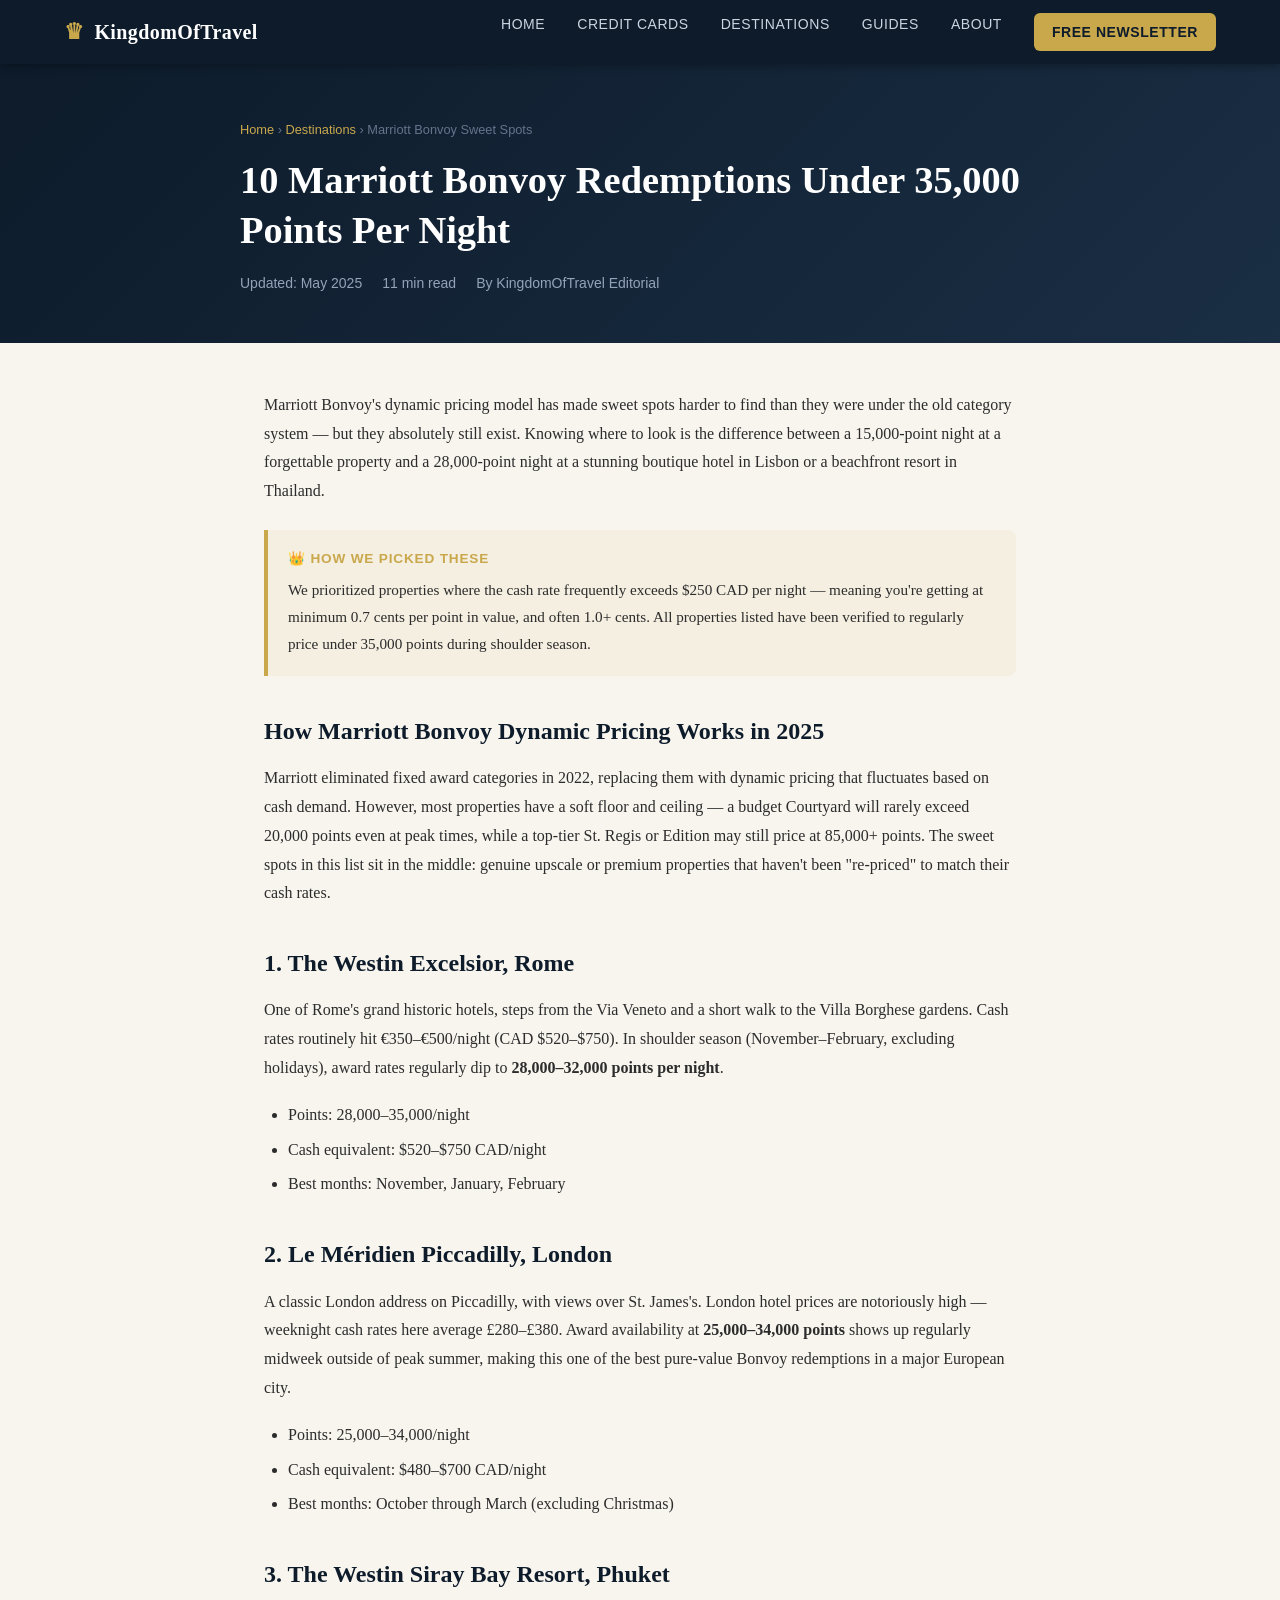
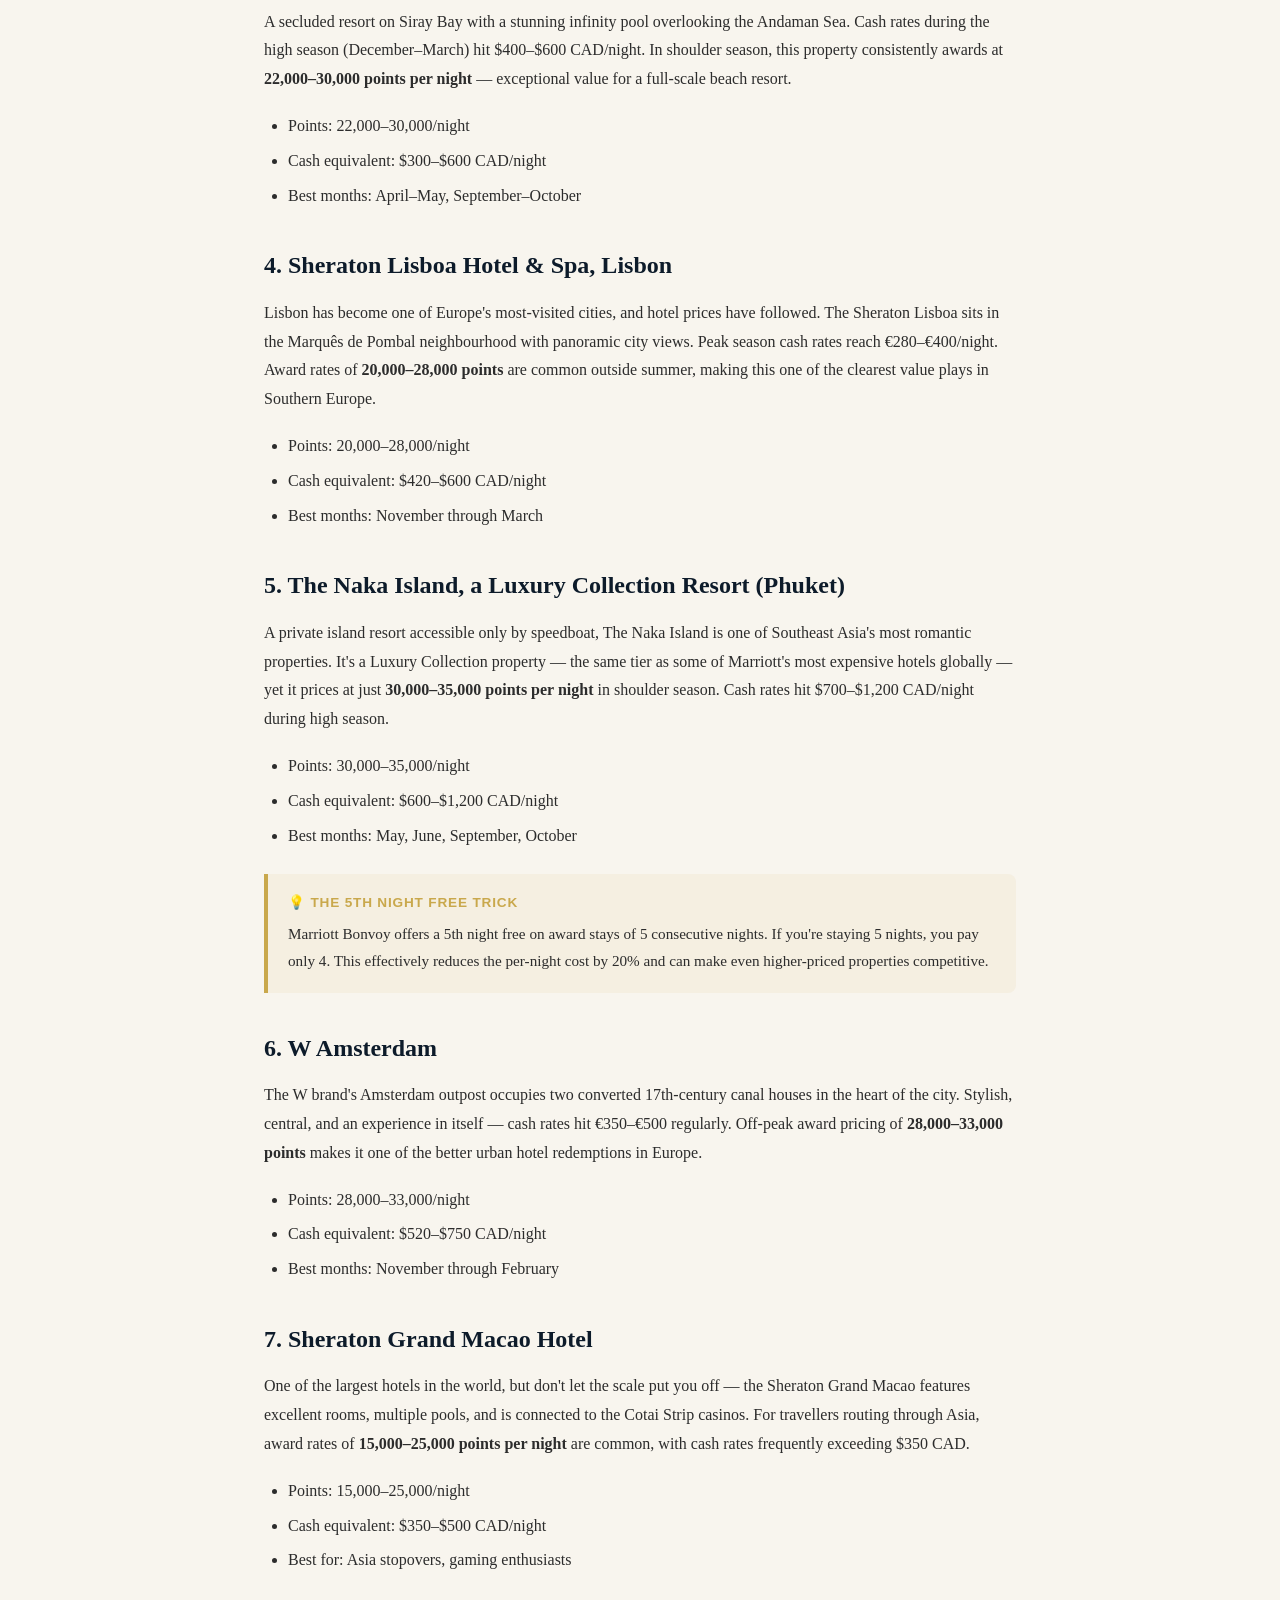
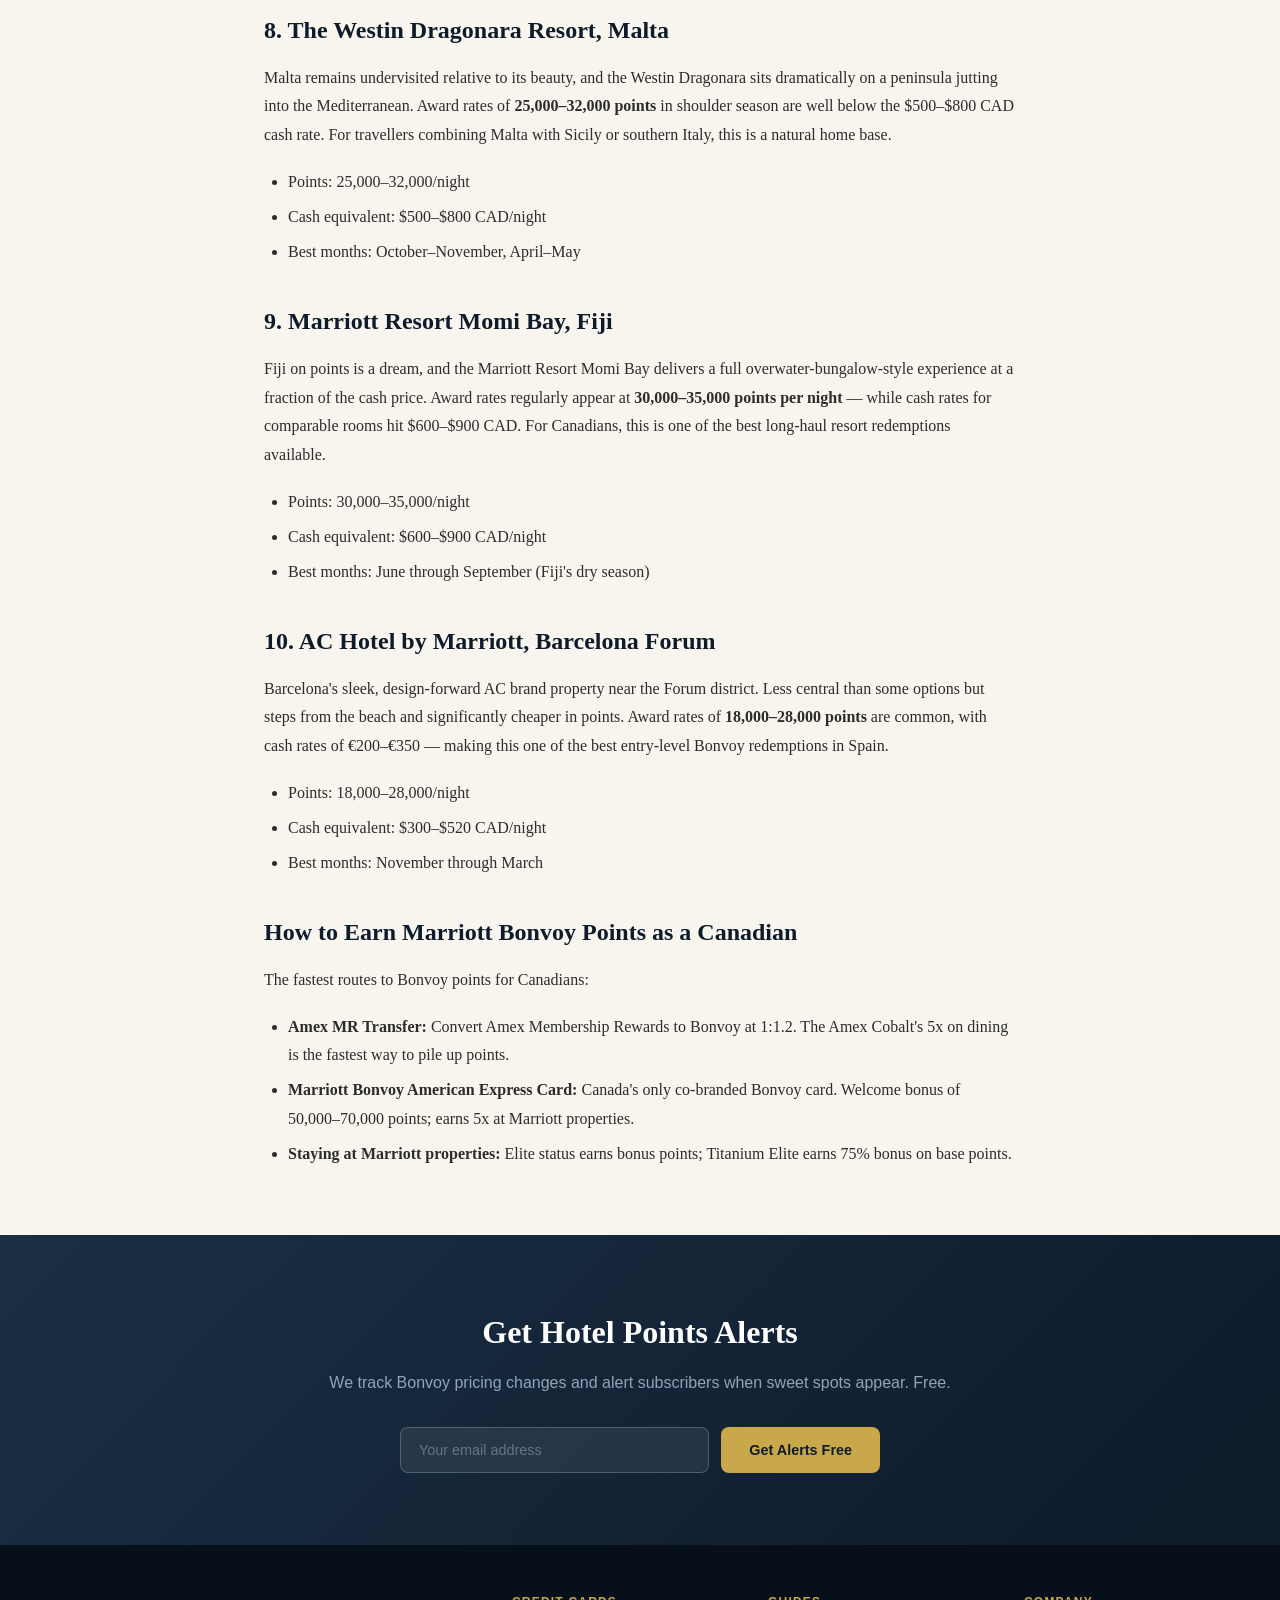
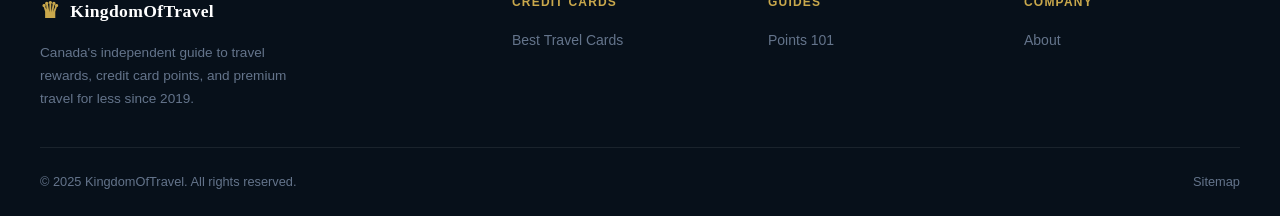
<file: articles/marriott-bonvoy-hotels.html>
<!DOCTYPE html>
<html lang="en">
<head>
  <meta charset="UTF-8" />
  <meta name="viewport" content="width=device-width, initial-scale=1.0" />
  <title>10 Marriott Bonvoy Redemptions Under 35,000 Points Per Night — KingdomOfTravel</title>
  <meta name="description" content="These properties deliver luxury stays at under 35K including some in Europe and Southeast Asia. Our top Marriott Bonvoy sweet spots for 2025." />
  <link rel="canonical" href="https://kingdomoftravel.ca/articles/marriott-bonvoy-hotels" />
  <link rel="stylesheet" href="../assets/style.css" />
</head>
<body>

  <header>
    <div class="header-inner">
      <a href="../index.html" class="logo"><span class="crown">♛</span> KingdomOfTravel</a>
      <nav id="main-nav">
        <a href="../index.html">Home</a>
        <a href="../credit-cards.html">Credit Cards</a>
        <a href="../destinations.html">Destinations</a>
        <a href="../guides/points-101.html">Guides</a>
        <a href="../about.html">About</a>
        <a href="../newsletter.html" class="nav-cta">Free Newsletter</a>
      </nav>
      <div class="hamburger" onclick="toggleNav()"><span></span><span></span><span></span></div>
    </div>
  </header>

  <section class="page-hero">
    <div class="page-hero-inner">
      <div class="breadcrumb"><a href="../index.html">Home</a> › <a href="../destinations.html">Destinations</a> › Marriott Bonvoy Sweet Spots</div>
      <h1>10 Marriott Bonvoy Redemptions Under 35,000 Points Per Night</h1>
      <div class="meta">
        <span>Updated: May 2025</span>
        <span>11 min read</span>
        <span>By KingdomOfTravel Editorial</span>
      </div>
    </div>
  </section>

  <div class="article-body">
    <p>Marriott Bonvoy's dynamic pricing model has made sweet spots harder to find than they were under the old category system — but they absolutely still exist. Knowing where to look is the difference between a 15,000-point night at a forgettable property and a 28,000-point night at a stunning boutique hotel in Lisbon or a beachfront resort in Thailand.</p>

    <div class="tip-box">
      <strong>👑 How We Picked These</strong>
      <p>We prioritized properties where the cash rate frequently exceeds $250 CAD per night — meaning you're getting at minimum 0.7 cents per point in value, and often 1.0+ cents. All properties listed have been verified to regularly price under 35,000 points during shoulder season.</p>
    </div>

    <h2>How Marriott Bonvoy Dynamic Pricing Works in 2025</h2>
    <p>Marriott eliminated fixed award categories in 2022, replacing them with dynamic pricing that fluctuates based on cash demand. However, most properties have a soft floor and ceiling — a budget Courtyard will rarely exceed 20,000 points even at peak times, while a top-tier St. Regis or Edition may still price at 85,000+ points. The sweet spots in this list sit in the middle: genuine upscale or premium properties that haven't been "re-priced" to match their cash rates.</p>

    <h2>1. The Westin Excelsior, Rome</h2>
    <p>One of Rome's grand historic hotels, steps from the Via Veneto and a short walk to the Villa Borghese gardens. Cash rates routinely hit €350–€500/night (CAD $520–$750). In shoulder season (November–February, excluding holidays), award rates regularly dip to <strong>28,000–32,000 points per night</strong>.</p>
    <ul>
      <li>Points: 28,000–35,000/night</li>
      <li>Cash equivalent: $520–$750 CAD/night</li>
      <li>Best months: November, January, February</li>
    </ul>

    <h2>2. Le Méridien Piccadilly, London</h2>
    <p>A classic London address on Piccadilly, with views over St. James's. London hotel prices are notoriously high — weeknight cash rates here average £280–£380. Award availability at <strong>25,000–34,000 points</strong> shows up regularly midweek outside of peak summer, making this one of the best pure-value Bonvoy redemptions in a major European city.</p>
    <ul>
      <li>Points: 25,000–34,000/night</li>
      <li>Cash equivalent: $480–$700 CAD/night</li>
      <li>Best months: October through March (excluding Christmas)</li>
    </ul>

    <h2>3. The Westin Siray Bay Resort, Phuket</h2>
    <p>A secluded resort on Siray Bay with a stunning infinity pool overlooking the Andaman Sea. Cash rates during the high season (December–March) hit $400–$600 CAD/night. In shoulder season, this property consistently awards at <strong>22,000–30,000 points per night</strong> — exceptional value for a full-scale beach resort.</p>
    <ul>
      <li>Points: 22,000–30,000/night</li>
      <li>Cash equivalent: $300–$600 CAD/night</li>
      <li>Best months: April–May, September–October</li>
    </ul>

    <h2>4. Sheraton Lisboa Hotel &amp; Spa, Lisbon</h2>
    <p>Lisbon has become one of Europe's most-visited cities, and hotel prices have followed. The Sheraton Lisboa sits in the Marquês de Pombal neighbourhood with panoramic city views. Peak season cash rates reach €280–€400/night. Award rates of <strong>20,000–28,000 points</strong> are common outside summer, making this one of the clearest value plays in Southern Europe.</p>
    <ul>
      <li>Points: 20,000–28,000/night</li>
      <li>Cash equivalent: $420–$600 CAD/night</li>
      <li>Best months: November through March</li>
    </ul>

    <h2>5. The Naka Island, a Luxury Collection Resort (Phuket)</h2>
    <p>A private island resort accessible only by speedboat, The Naka Island is one of Southeast Asia's most romantic properties. It's a Luxury Collection property — the same tier as some of Marriott's most expensive hotels globally — yet it prices at just <strong>30,000–35,000 points per night</strong> in shoulder season. Cash rates hit $700–$1,200 CAD/night during high season.</p>
    <ul>
      <li>Points: 30,000–35,000/night</li>
      <li>Cash equivalent: $600–$1,200 CAD/night</li>
      <li>Best months: May, June, September, October</li>
    </ul>

    <div class="tip-box">
      <strong>💡 The 5th Night Free Trick</strong>
      <p>Marriott Bonvoy offers a 5th night free on award stays of 5 consecutive nights. If you're staying 5 nights, you pay only 4. This effectively reduces the per-night cost by 20% and can make even higher-priced properties competitive.</p>
    </div>

    <h2>6. W Amsterdam</h2>
    <p>The W brand's Amsterdam outpost occupies two converted 17th-century canal houses in the heart of the city. Stylish, central, and an experience in itself — cash rates hit €350–€500 regularly. Off-peak award pricing of <strong>28,000–33,000 points</strong> makes it one of the better urban hotel redemptions in Europe.</p>
    <ul>
      <li>Points: 28,000–33,000/night</li>
      <li>Cash equivalent: $520–$750 CAD/night</li>
      <li>Best months: November through February</li>
    </ul>

    <h2>7. Sheraton Grand Macao Hotel</h2>
    <p>One of the largest hotels in the world, but don't let the scale put you off — the Sheraton Grand Macao features excellent rooms, multiple pools, and is connected to the Cotai Strip casinos. For travellers routing through Asia, award rates of <strong>15,000–25,000 points per night</strong> are common, with cash rates frequently exceeding $350 CAD.</p>
    <ul>
      <li>Points: 15,000–25,000/night</li>
      <li>Cash equivalent: $350–$500 CAD/night</li>
      <li>Best for: Asia stopovers, gaming enthusiasts</li>
    </ul>

    <h2>8. The Westin Dragonara Resort, Malta</h2>
    <p>Malta remains undervisited relative to its beauty, and the Westin Dragonara sits dramatically on a peninsula jutting into the Mediterranean. Award rates of <strong>25,000–32,000 points</strong> in shoulder season are well below the $500–$800 CAD cash rate. For travellers combining Malta with Sicily or southern Italy, this is a natural home base.</p>
    <ul>
      <li>Points: 25,000–32,000/night</li>
      <li>Cash equivalent: $500–$800 CAD/night</li>
      <li>Best months: October–November, April–May</li>
    </ul>

    <h2>9. Marriott Resort Momi Bay, Fiji</h2>
    <p>Fiji on points is a dream, and the Marriott Resort Momi Bay delivers a full overwater-bungalow-style experience at a fraction of the cash price. Award rates regularly appear at <strong>30,000–35,000 points per night</strong> — while cash rates for comparable rooms hit $600–$900 CAD. For Canadians, this is one of the best long-haul resort redemptions available.</p>
    <ul>
      <li>Points: 30,000–35,000/night</li>
      <li>Cash equivalent: $600–$900 CAD/night</li>
      <li>Best months: June through September (Fiji's dry season)</li>
    </ul>

    <h2>10. AC Hotel by Marriott, Barcelona Forum</h2>
    <p>Barcelona's sleek, design-forward AC brand property near the Forum district. Less central than some options but steps from the beach and significantly cheaper in points. Award rates of <strong>18,000–28,000 points</strong> are common, with cash rates of €200–€350 — making this one of the best entry-level Bonvoy redemptions in Spain.</p>
    <ul>
      <li>Points: 18,000–28,000/night</li>
      <li>Cash equivalent: $300–$520 CAD/night</li>
      <li>Best months: November through March</li>
    </ul>

    <h2>How to Earn Marriott Bonvoy Points as a Canadian</h2>
    <p>The fastest routes to Bonvoy points for Canadians:</p>
    <ul>
      <li><strong>Amex MR Transfer:</strong> Convert Amex Membership Rewards to Bonvoy at 1:1.2. The Amex Cobalt's 5x on dining is the fastest way to pile up points.</li>
      <li><strong>Marriott Bonvoy American Express Card:</strong> Canada's only co-branded Bonvoy card. Welcome bonus of 50,000–70,000 points; earns 5x at Marriott properties.</li>
      <li><strong>Staying at Marriott properties:</strong> Elite status earns bonus points; Titanium Elite earns 75% bonus on base points.</li>
    </ul>
  </div>

  <section class="newsletter-section">
    <div class="section-inner">
      <h2>Get Hotel Points Alerts</h2>
      <p>We track Bonvoy pricing changes and alert subscribers when sweet spots appear. Free.</p>
      <form class="newsletter-form" onsubmit="return false;">
        <input type="email" placeholder="Your email address" />
        <button type="submit" class="btn-primary">Get Alerts Free</button>
      </form>
    </div>
  </section>

  <footer>
    <div class="footer-inner">
      <div class="footer-top">
        <div class="footer-brand">
          <div class="logo"><span class="crown">♛</span> KingdomOfTravel</div>
          <p>Canada's independent guide to travel rewards, credit card points, and premium travel for less since 2019.</p>
        </div>
        <div class="footer-col">
          <h4>Credit Cards</h4>
          <ul><li><a href="../credit-cards.html">Best Travel Cards</a></li></ul>
        </div>
        <div class="footer-col">
          <h4>Guides</h4>
          <ul><li><a href="../guides/points-101.html">Points 101</a></li></ul>
        </div>
        <div class="footer-col">
          <h4>Company</h4>
          <ul><li><a href="../about.html">About</a></li></ul>
        </div>
      </div>
      <div class="footer-bottom">
        <span>© 2025 KingdomOfTravel. All rights reserved.</span>
        <span><a href="../sitemap.xml">Sitemap</a></span>
      </div>
    </div>
  </footer>

  <script>function toggleNav(){document.getElementById('main-nav').classList.toggle('open');}</script>
  <script src="../assets/newsletter.js"></script>
</body>
</html>
</file>
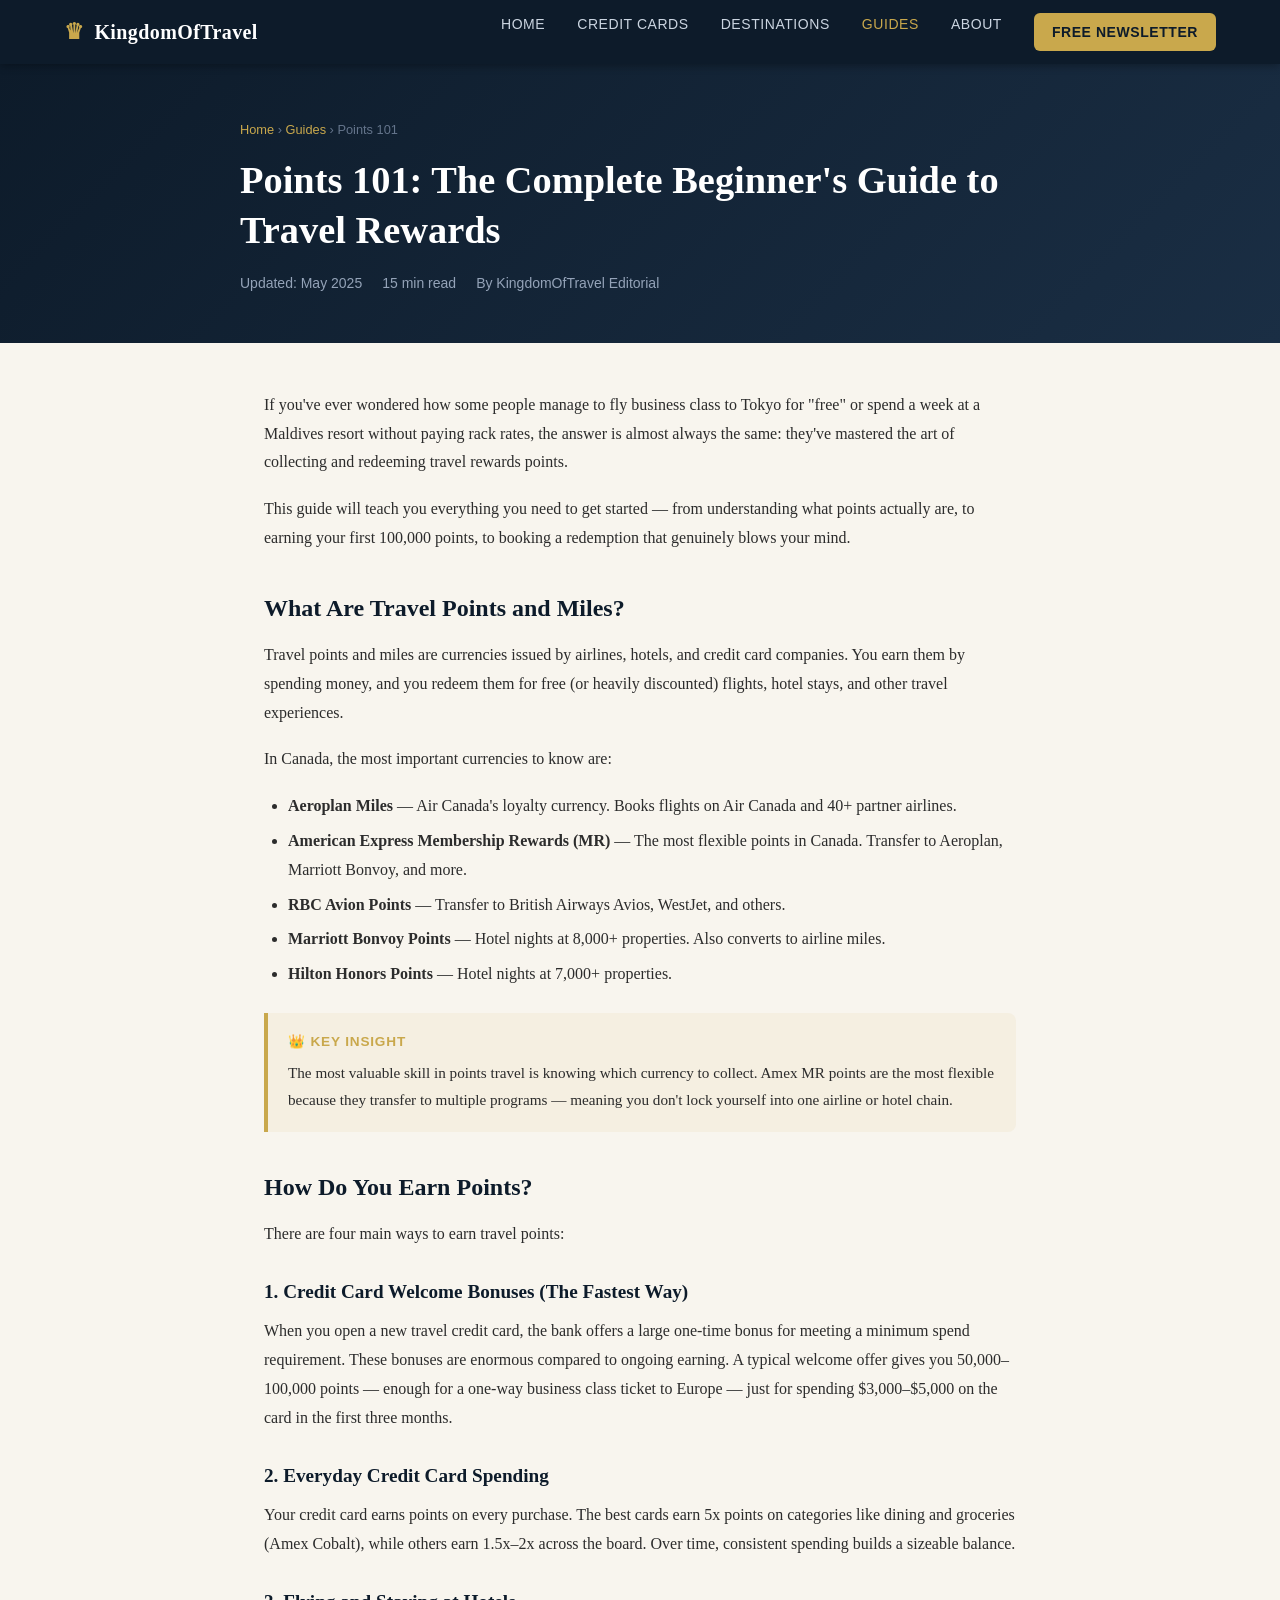
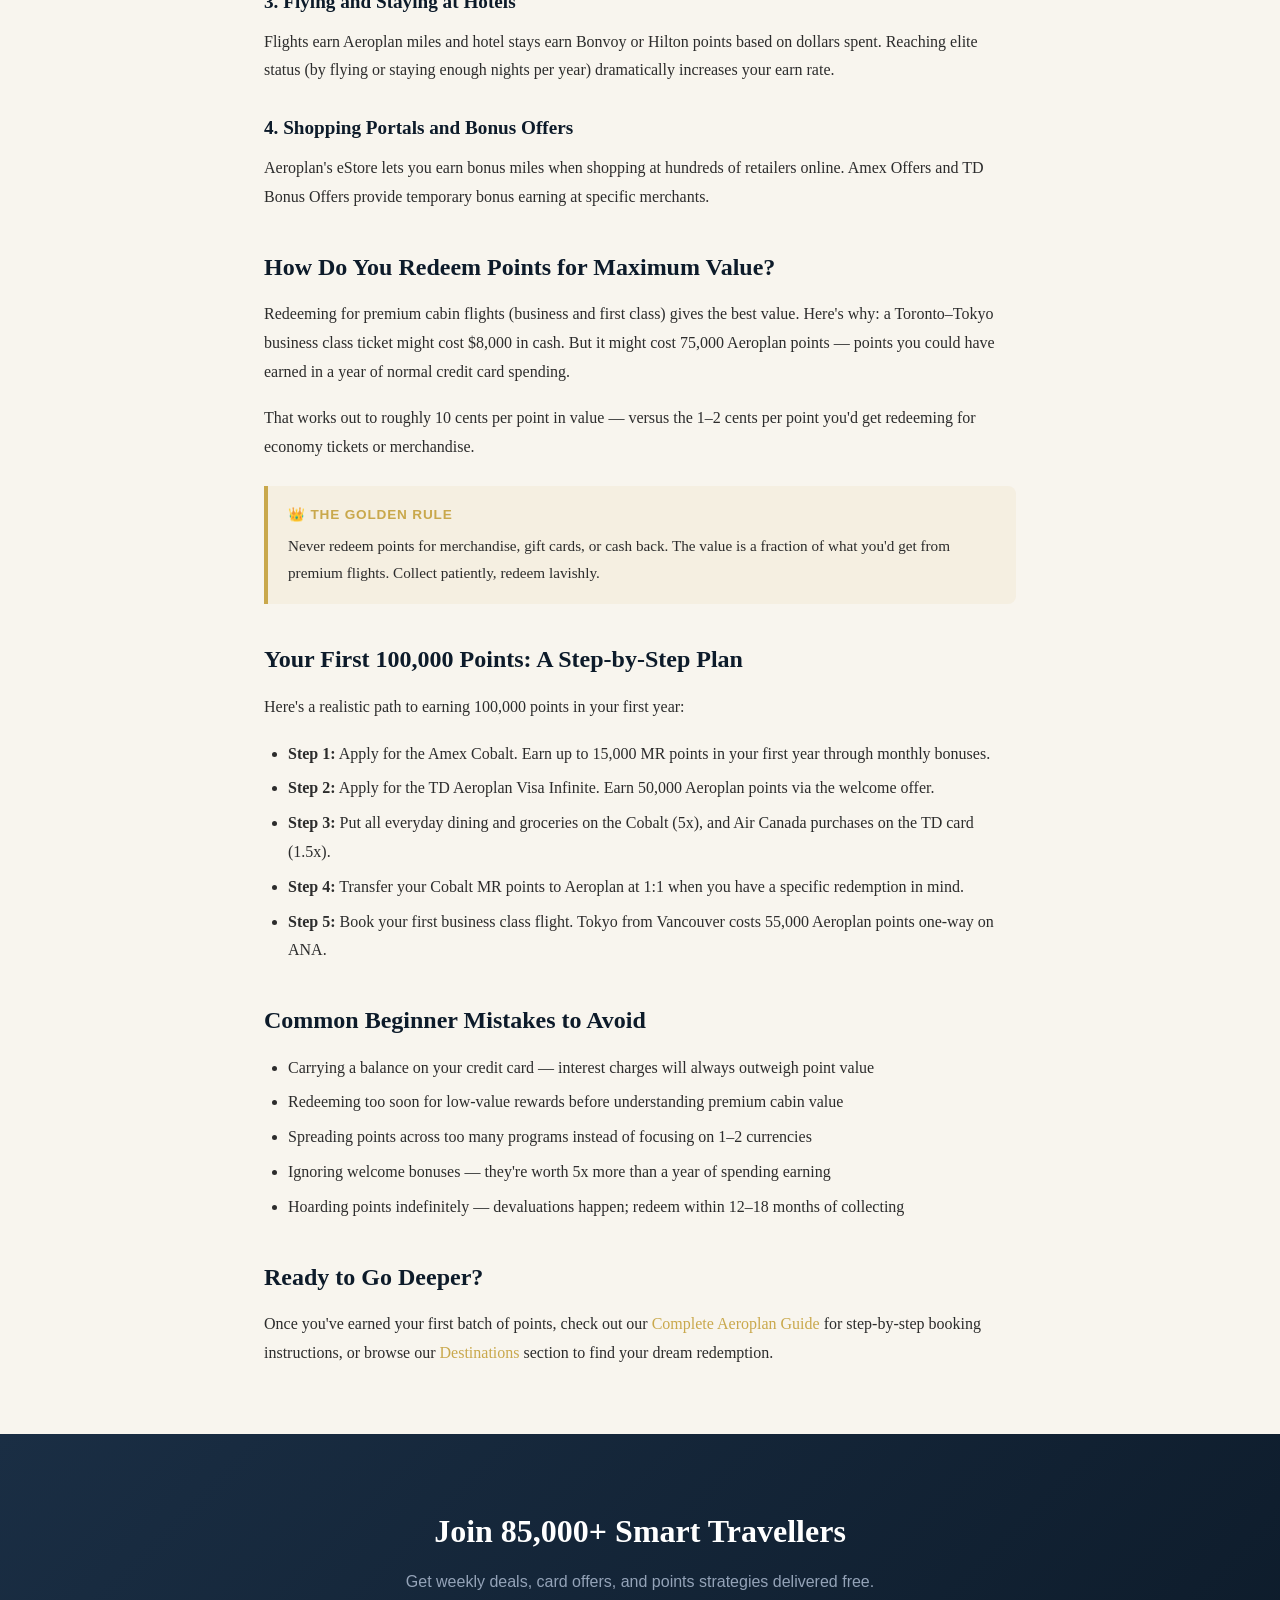
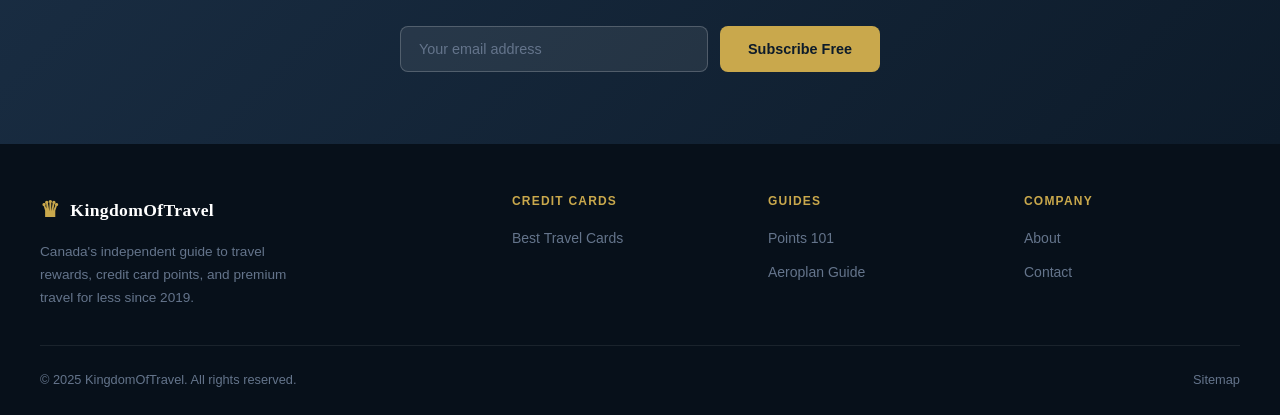
<file: guides/points-101.html>
<!DOCTYPE html>
<html lang="en">
<head>
  <meta charset="UTF-8" />
  <meta name="viewport" content="width=device-width, initial-scale=1.0" />
  <title>Points 101: The Beginner's Guide to Travel Rewards — KingdomOfTravel</title>
  <meta name="description" content="Everything you need to know about earning and redeeming travel points and miles in Canada. Start here if you're new to the points game." />
  <link rel="canonical" href="https://kingdomoftravel.ca/guides/points-101" />
  <link rel="stylesheet" href="../assets/style.css" />
</head>
<body>

  <header>
    <div class="header-inner">
      <a href="../index.html" class="logo"><span class="crown">♛</span> KingdomOfTravel</a>
      <nav id="main-nav">
        <a href="../index.html">Home</a>
        <a href="../credit-cards.html">Credit Cards</a>
        <a href="../destinations.html">Destinations</a>
        <a href="points-101.html" class="active">Guides</a>
        <a href="../about.html">About</a>
        <a href="../newsletter.html" class="nav-cta">Free Newsletter</a>
      </nav>
      <div class="hamburger" onclick="toggleNav()"><span></span><span></span><span></span></div>
    </div>
  </header>

  <section class="page-hero">
    <div class="page-hero-inner">
      <div class="breadcrumb"><a href="../index.html">Home</a> › <a href="points-101.html">Guides</a> › Points 101</div>
      <h1>Points 101: The Complete Beginner's Guide to Travel Rewards</h1>
      <div class="meta">
        <span>Updated: May 2025</span>
        <span>15 min read</span>
        <span>By KingdomOfTravel Editorial</span>
      </div>
    </div>
  </section>

  <div class="article-body">

    <p>If you've ever wondered how some people manage to fly business class to Tokyo for "free" or spend a week at a Maldives resort without paying rack rates, the answer is almost always the same: they've mastered the art of collecting and redeeming travel rewards points.</p>

    <p>This guide will teach you everything you need to get started — from understanding what points actually are, to earning your first 100,000 points, to booking a redemption that genuinely blows your mind.</p>

    <h2>What Are Travel Points and Miles?</h2>

    <p>Travel points and miles are currencies issued by airlines, hotels, and credit card companies. You earn them by spending money, and you redeem them for free (or heavily discounted) flights, hotel stays, and other travel experiences.</p>

    <p>In Canada, the most important currencies to know are:</p>

    <ul>
      <li><strong>Aeroplan Miles</strong> — Air Canada's loyalty currency. Books flights on Air Canada and 40+ partner airlines.</li>
      <li><strong>American Express Membership Rewards (MR)</strong> — The most flexible points in Canada. Transfer to Aeroplan, Marriott Bonvoy, and more.</li>
      <li><strong>RBC Avion Points</strong> — Transfer to British Airways Avios, WestJet, and others.</li>
      <li><strong>Marriott Bonvoy Points</strong> — Hotel nights at 8,000+ properties. Also converts to airline miles.</li>
      <li><strong>Hilton Honors Points</strong> — Hotel nights at 7,000+ properties.</li>
    </ul>

    <div class="tip-box">
      <strong>👑 Key Insight</strong>
      <p>The most valuable skill in points travel is knowing which currency to collect. Amex MR points are the most flexible because they transfer to multiple programs — meaning you don't lock yourself into one airline or hotel chain.</p>
    </div>

    <h2>How Do You Earn Points?</h2>

    <p>There are four main ways to earn travel points:</p>

    <h3>1. Credit Card Welcome Bonuses (The Fastest Way)</h3>
    <p>When you open a new travel credit card, the bank offers a large one-time bonus for meeting a minimum spend requirement. These bonuses are enormous compared to ongoing earning. A typical welcome offer gives you 50,000–100,000 points — enough for a one-way business class ticket to Europe — just for spending $3,000–$5,000 on the card in the first three months.</p>

    <h3>2. Everyday Credit Card Spending</h3>
    <p>Your credit card earns points on every purchase. The best cards earn 5x points on categories like dining and groceries (Amex Cobalt), while others earn 1.5x–2x across the board. Over time, consistent spending builds a sizeable balance.</p>

    <h3>3. Flying and Staying at Hotels</h3>
    <p>Flights earn Aeroplan miles and hotel stays earn Bonvoy or Hilton points based on dollars spent. Reaching elite status (by flying or staying enough nights per year) dramatically increases your earn rate.</p>

    <h3>4. Shopping Portals and Bonus Offers</h3>
    <p>Aeroplan's eStore lets you earn bonus miles when shopping at hundreds of retailers online. Amex Offers and TD Bonus Offers provide temporary bonus earning at specific merchants.</p>

    <h2>How Do You Redeem Points for Maximum Value?</h2>

    <p>Redeeming for premium cabin flights (business and first class) gives the best value. Here's why: a Toronto–Tokyo business class ticket might cost $8,000 in cash. But it might cost 75,000 Aeroplan points — points you could have earned in a year of normal credit card spending.</p>

    <p>That works out to roughly 10 cents per point in value — versus the 1–2 cents per point you'd get redeeming for economy tickets or merchandise.</p>

    <div class="tip-box">
      <strong>👑 The Golden Rule</strong>
      <p>Never redeem points for merchandise, gift cards, or cash back. The value is a fraction of what you'd get from premium flights. Collect patiently, redeem lavishly.</p>
    </div>

    <h2>Your First 100,000 Points: A Step-by-Step Plan</h2>

    <p>Here's a realistic path to earning 100,000 points in your first year:</p>

    <ul>
      <li><strong>Step 1:</strong> Apply for the Amex Cobalt. Earn up to 15,000 MR points in your first year through monthly bonuses.</li>
      <li><strong>Step 2:</strong> Apply for the TD Aeroplan Visa Infinite. Earn 50,000 Aeroplan points via the welcome offer.</li>
      <li><strong>Step 3:</strong> Put all everyday dining and groceries on the Cobalt (5x), and Air Canada purchases on the TD card (1.5x).</li>
      <li><strong>Step 4:</strong> Transfer your Cobalt MR points to Aeroplan at 1:1 when you have a specific redemption in mind.</li>
      <li><strong>Step 5:</strong> Book your first business class flight. Tokyo from Vancouver costs 55,000 Aeroplan points one-way on ANA.</li>
    </ul>

    <h2>Common Beginner Mistakes to Avoid</h2>

    <ul>
      <li>Carrying a balance on your credit card — interest charges will always outweigh point value</li>
      <li>Redeeming too soon for low-value rewards before understanding premium cabin value</li>
      <li>Spreading points across too many programs instead of focusing on 1–2 currencies</li>
      <li>Ignoring welcome bonuses — they're worth 5x more than a year of spending earning</li>
      <li>Hoarding points indefinitely — devaluations happen; redeem within 12–18 months of collecting</li>
    </ul>

    <h2>Ready to Go Deeper?</h2>
    <p>Once you've earned your first batch of points, check out our <a href="aeroplan-guide.html" style="color: var(--gold);">Complete Aeroplan Guide</a> for step-by-step booking instructions, or browse our <a href="../destinations.html" style="color: var(--gold);">Destinations</a> section to find your dream redemption.</p>

  </div>

  <section class="newsletter-section">
    <div class="section-inner">
      <h2>Join 85,000+ Smart Travellers</h2>
      <p>Get weekly deals, card offers, and points strategies delivered free.</p>
      <form class="newsletter-form" onsubmit="return false;">
        <input type="email" placeholder="Your email address" />
        <button type="submit" class="btn-primary">Subscribe Free</button>
      </form>
    </div>
  </section>

  <footer>
    <div class="footer-inner">
      <div class="footer-top">
        <div class="footer-brand">
          <div class="logo"><span class="crown">♛</span> KingdomOfTravel</div>
          <p>Canada's independent guide to travel rewards, credit card points, and premium travel for less since 2019.</p>
        </div>
        <div class="footer-col">
          <h4>Credit Cards</h4>
          <ul>
            <li><a href="../credit-cards.html">Best Travel Cards</a></li>
          </ul>
        </div>
        <div class="footer-col">
          <h4>Guides</h4>
          <ul>
            <li><a href="points-101.html">Points 101</a></li>
            <li><a href="aeroplan-guide.html">Aeroplan Guide</a></li>
          </ul>
        </div>
        <div class="footer-col">
          <h4>Company</h4>
          <ul>
            <li><a href="../about.html">About</a></li>
            <li><a href="../contact.html">Contact</a></li>
          </ul>
        </div>
      </div>
      <div class="footer-bottom">
        <span>© 2025 KingdomOfTravel. All rights reserved.</span>
        <span><a href="../sitemap.xml">Sitemap</a></span>
      </div>
    </div>
  </footer>

  <script>function toggleNav(){document.getElementById('main-nav').classList.toggle('open');}</script>

  <script src="../assets/newsletter.js"></script>
</body>
</html>
</file>
<file: assets/style.css>
/* KingdomOfTravel — Core Stylesheet */

:root {
  --navy: #0D1B2A;
  --navy-mid: #1A2E44;
  --gold: #C9A84C;
  --gold-light: #E8C876;
  --cream: #F8F5EE;
  --white: #FFFFFF;
  --text: #2C2C2C;
  --text-light: #6B7280;
  --border: #E5E0D5;
  --card-bg: #FFFFFF;
  --radius: 10px;
  --shadow: 0 2px 12px rgba(0,0,0,0.08);
}

* { box-sizing: border-box; margin: 0; padding: 0; }

body {
  font-family: 'Georgia', serif;
  color: var(--text);
  background: var(--cream);
  line-height: 1.6;
}

a { color: inherit; text-decoration: none; }
img { max-width: 100%; display: block; }

/* ── Header ── */
header {
  background: var(--navy);
  position: sticky;
  top: 0;
  z-index: 100;
  box-shadow: 0 2px 8px rgba(0,0,0,0.3);
}

.header-inner {
  max-width: 1200px;
  margin: 0 auto;
  padding: 0 24px;
  display: flex;
  align-items: center;
  justify-content: space-between;
  height: 64px;
}

.logo {
  display: flex;
  align-items: center;
  gap: 10px;
  color: var(--white);
  font-size: 1.25rem;
  font-weight: 700;
  letter-spacing: 0.02em;
}

.logo .crown { color: var(--gold); font-size: 1.4rem; }

nav { display: flex; gap: 32px; }
nav a {
  color: #CBD5E1;
  font-family: 'Arial', sans-serif;
  font-size: 0.875rem;
  letter-spacing: 0.04em;
  text-transform: uppercase;
  transition: color 0.2s;
}
nav a:hover, nav a.active { color: var(--gold); }

.nav-cta {
  background: var(--gold);
  color: var(--navy) !important;
  padding: 8px 18px;
  border-radius: 6px;
  font-weight: 700;
  transition: background 0.2s !important;
}
.nav-cta:hover { background: var(--gold-light) !important; }

.hamburger { display: none; flex-direction: column; gap: 5px; cursor: pointer; }
.hamburger span { display: block; width: 24px; height: 2px; background: var(--white); transition: 0.3s; }

/* ── Hero ── */
.hero {
  background: linear-gradient(135deg, var(--navy) 0%, var(--navy-mid) 60%, #1e3a5f 100%);
  color: var(--white);
  padding: 80px 24px 72px;
  text-align: center;
  position: relative;
  overflow: hidden;
}

.hero::before {
  content: '';
  position: absolute;
  inset: 0;
  background: url("data:image/svg+xml,%3Csvg width='60' height='60' viewBox='0 0 60 60' xmlns='http://www.w3.org/2000/svg'%3E%3Cg fill='none' fill-rule='evenodd'%3E%3Cg fill='%23C9A84C' fill-opacity='0.04'%3E%3Cpath d='M36 34v-4h-2v4h-4v2h4v4h2v-4h4v-2h-4zm0-30V0h-2v4h-4v2h4v4h2V6h4V4h-4zM6 34v-4H4v4H0v2h4v4h2v-4h4v-2H6zM6 4V0H4v4H0v2h4v4h2V6h4V4H6z'/%3E%3C/g%3E%3C/g%3E%3C/svg%3E");
}

.hero-content { position: relative; max-width: 780px; margin: 0 auto; }

.hero-eyebrow {
  display: inline-flex;
  align-items: center;
  gap: 8px;
  background: rgba(201, 168, 76, 0.15);
  border: 1px solid rgba(201, 168, 76, 0.4);
  color: var(--gold-light);
  font-family: 'Arial', sans-serif;
  font-size: 0.78rem;
  letter-spacing: 0.1em;
  text-transform: uppercase;
  padding: 6px 14px;
  border-radius: 20px;
  margin-bottom: 20px;
}

.hero h1 {
  font-size: clamp(2rem, 5vw, 3.2rem);
  font-weight: 700;
  line-height: 1.2;
  margin-bottom: 20px;
  color: var(--white);
}

.hero h1 em { color: var(--gold); font-style: normal; }

.hero-sub {
  font-family: 'Arial', sans-serif;
  font-size: 1.1rem;
  color: #94A3B8;
  max-width: 560px;
  margin: 0 auto 36px;
}

.hero-actions { display: flex; gap: 14px; justify-content: center; flex-wrap: wrap; }

.btn-primary {
  background: var(--gold);
  color: var(--navy);
  font-family: 'Arial', sans-serif;
  font-weight: 700;
  font-size: 0.9rem;
  padding: 14px 28px;
  border-radius: 8px;
  transition: background 0.2s, transform 0.15s;
  border: none;
  cursor: pointer;
}
.btn-primary:hover { background: var(--gold-light); transform: translateY(-1px); }

.btn-secondary {
  background: transparent;
  color: var(--white);
  font-family: 'Arial', sans-serif;
  font-weight: 600;
  font-size: 0.9rem;
  padding: 14px 28px;
  border-radius: 8px;
  border: 1.5px solid rgba(255,255,255,0.3);
  transition: border-color 0.2s, transform 0.15s;
  cursor: pointer;
}
.btn-secondary:hover { border-color: var(--gold); color: var(--gold); transform: translateY(-1px); }

.hero-stats {
  display: flex;
  justify-content: center;
  gap: 48px;
  margin-top: 52px;
  padding-top: 32px;
  border-top: 1px solid rgba(255,255,255,0.1);
  flex-wrap: wrap;
}

.stat-item { text-align: center; }
.stat-number { font-size: 2rem; font-weight: 700; color: var(--gold); }
.stat-label { font-family: 'Arial', sans-serif; font-size: 0.82rem; color: #94A3B8; margin-top: 4px; letter-spacing: 0.06em; text-transform: uppercase; }

/* ── Section Base ── */
section { padding: 64px 24px; }
.section-inner { max-width: 1200px; margin: 0 auto; }

.section-header { text-align: center; margin-bottom: 44px; }
.section-header h2 { font-size: clamp(1.6rem, 3vw, 2.1rem); color: var(--navy); margin-bottom: 10px; }
.section-header p { font-family: 'Arial', sans-serif; color: var(--text-light); max-width: 520px; margin: 0 auto; }
.section-header .eyebrow {
  font-family: 'Arial', sans-serif;
  font-size: 0.75rem;
  letter-spacing: 0.12em;
  text-transform: uppercase;
  color: var(--gold);
  font-weight: 700;
  margin-bottom: 8px;
  display: block;
}

/* ── Card Grid ── */
.card-grid { display: grid; gap: 28px; }
.card-grid-3 { grid-template-columns: repeat(3, 1fr); }
.card-grid-2 { grid-template-columns: repeat(2, 1fr); }

.card {
  background: var(--card-bg);
  border-radius: var(--radius);
  box-shadow: var(--shadow);
  overflow: hidden;
  transition: transform 0.2s, box-shadow 0.2s;
  border: 1px solid var(--border);
}
.card:hover { transform: translateY(-3px); box-shadow: 0 8px 24px rgba(0,0,0,0.12); }

.card-img {
  width: 100%;
  height: 200px;
  object-fit: cover;
}

.card-img-placeholder {
  width: 100%;
  height: 200px;
  display: flex;
  align-items: center;
  justify-content: center;
  font-size: 3rem;
}

.card-body { padding: 20px; }
.card-tag {
  display: inline-block;
  font-family: 'Arial', sans-serif;
  font-size: 0.7rem;
  letter-spacing: 0.08em;
  text-transform: uppercase;
  color: var(--gold);
  font-weight: 700;
  margin-bottom: 8px;
}
.card h3 { font-size: 1.05rem; line-height: 1.4; color: var(--navy); margin-bottom: 8px; }
.card p { font-family: 'Arial', sans-serif; font-size: 0.875rem; color: var(--text-light); line-height: 1.6; }
.card-meta { font-family: 'Arial', sans-serif; font-size: 0.78rem; color: #9CA3AF; margin-top: 12px; }

.card-link {
  display: inline-flex;
  align-items: center;
  gap: 6px;
  font-family: 'Arial', sans-serif;
  font-size: 0.85rem;
  color: var(--gold);
  font-weight: 600;
  margin-top: 14px;
  transition: gap 0.2s;
}
.card-link:hover { gap: 10px; }

/* ── Featured Article ── */
.featured-article {
  display: grid;
  grid-template-columns: 1fr 1fr;
  gap: 0;
  background: var(--card-bg);
  border-radius: var(--radius);
  overflow: hidden;
  box-shadow: var(--shadow);
  border: 1px solid var(--border);
  margin-bottom: 44px;
}

.featured-img-placeholder {
  min-height: 360px;
  display: flex;
  align-items: center;
  justify-content: center;
  font-size: 5rem;
}

.featured-body {
  padding: 40px 36px;
  display: flex;
  flex-direction: column;
  justify-content: center;
}

.featured-body .card-tag { font-size: 0.75rem; }
.featured-body h2 { font-size: 1.7rem; line-height: 1.3; color: var(--navy); margin-bottom: 14px; }
.featured-body p { font-family: 'Arial', sans-serif; color: var(--text-light); margin-bottom: 20px; }

/* ── Credit Card Section ── */
.cc-section { background: var(--navy); color: var(--white); }
.cc-section .section-header h2 { color: var(--white); }
.cc-section .section-header p { color: #94A3B8; }

.cc-card {
  background: rgba(255,255,255,0.06);
  border: 1px solid rgba(201,168,76,0.25);
  border-radius: var(--radius);
  padding: 24px;
  transition: transform 0.2s, background 0.2s;
}
.cc-card:hover { transform: translateY(-3px); background: rgba(255,255,255,0.1); }

.cc-card-header { display: flex; align-items: center; gap: 16px; margin-bottom: 16px; }
.cc-icon {
  width: 52px;
  height: 36px;
  background: linear-gradient(135deg, var(--gold), var(--gold-light));
  border-radius: 6px;
  display: flex;
  align-items: center;
  justify-content: center;
  font-size: 1.2rem;
  flex-shrink: 0;
}
.cc-name { font-size: 1rem; font-weight: 700; color: var(--white); }
.cc-bank { font-family: 'Arial', sans-serif; font-size: 0.8rem; color: #94A3B8; }

.cc-bonus {
  background: rgba(201,168,76,0.15);
  border: 1px solid rgba(201,168,76,0.3);
  border-radius: 6px;
  padding: 10px 14px;
  margin-bottom: 14px;
}
.cc-bonus-label { font-family: 'Arial', sans-serif; font-size: 0.72rem; text-transform: uppercase; letter-spacing: 0.08em; color: var(--gold); margin-bottom: 2px; }
.cc-bonus-value { font-size: 1.1rem; font-weight: 700; color: var(--white); }

.cc-perks { list-style: none; }
.cc-perks li {
  font-family: 'Arial', sans-serif;
  font-size: 0.85rem;
  color: #CBD5E1;
  padding: 5px 0;
  border-bottom: 1px solid rgba(255,255,255,0.06);
  display: flex;
  align-items: flex-start;
  gap: 8px;
}
.cc-perks li::before { content: '✦'; color: var(--gold); font-size: 0.6rem; margin-top: 4px; flex-shrink: 0; }
.cc-perks li:last-child { border-bottom: none; }

.cc-footer { margin-top: 16px; display: flex; justify-content: space-between; align-items: center; }
.cc-annual { font-family: 'Arial', sans-serif; font-size: 0.8rem; color: #94A3B8; }
.cc-rating { color: var(--gold); font-size: 0.9rem; }

/* ── Destinations ── */
.dest-grid {
  display: grid;
  grid-template-columns: repeat(4, 1fr);
  gap: 20px;
}

.dest-card {
  border-radius: var(--radius);
  overflow: hidden;
  position: relative;
  aspect-ratio: 3/4;
  cursor: pointer;
}

.dest-img-placeholder {
  width: 100%;
  height: 100%;
  display: flex;
  align-items: center;
  justify-content: center;
  font-size: 3.5rem;
  transition: transform 0.3s;
}

.dest-card:hover .dest-img-placeholder { transform: scale(1.05); }

.dest-overlay {
  position: absolute;
  bottom: 0;
  left: 0;
  right: 0;
  background: linear-gradient(transparent, rgba(13,27,42,0.9));
  padding: 28px 16px 16px;
  color: var(--white);
}
.dest-name { font-size: 1.05rem; font-weight: 700; }
.dest-tag { font-family: 'Arial', sans-serif; font-size: 0.75rem; color: var(--gold); }

/* ── Newsletter ── */
.newsletter-section {
  background: linear-gradient(135deg, var(--navy-mid), var(--navy));
  color: var(--white);
  text-align: center;
  padding: 72px 24px;
}

.newsletter-section h2 { font-size: 2rem; margin-bottom: 12px; color: var(--white); }
.newsletter-section p { font-family: 'Arial', sans-serif; color: #94A3B8; margin-bottom: 32px; }

.newsletter-form {
  display: flex;
  gap: 12px;
  justify-content: center;
  max-width: 480px;
  margin: 0 auto;
  flex-wrap: wrap;
}

.newsletter-form input {
  flex: 1;
  min-width: 220px;
  padding: 14px 18px;
  border-radius: 8px;
  border: 1.5px solid rgba(255,255,255,0.2);
  background: rgba(255,255,255,0.08);
  color: var(--white);
  font-family: 'Arial', sans-serif;
  font-size: 0.9rem;
  outline: none;
}
.newsletter-form input::placeholder { color: #64748B; }
.newsletter-form input:focus { border-color: var(--gold); }

/* ── Footer ── */
footer {
  background: #07101A;
  color: #64748B;
  padding: 48px 24px 24px;
}

.footer-inner { max-width: 1200px; margin: 0 auto; }

.footer-top {
  display: grid;
  grid-template-columns: 2fr 1fr 1fr 1fr;
  gap: 40px;
  padding-bottom: 36px;
  border-bottom: 1px solid rgba(255,255,255,0.08);
}

.footer-brand .logo { font-size: 1.1rem; margin-bottom: 12px; }
.footer-brand p { font-family: 'Arial', sans-serif; font-size: 0.85rem; line-height: 1.7; max-width: 280px; }

.footer-col h4 {
  font-family: 'Arial', sans-serif;
  font-size: 0.75rem;
  text-transform: uppercase;
  letter-spacing: 0.1em;
  color: var(--gold);
  margin-bottom: 14px;
}

.footer-col ul { list-style: none; }
.footer-col ul li { margin-bottom: 8px; }
.footer-col ul li a {
  font-family: 'Arial', sans-serif;
  font-size: 0.875rem;
  color: #64748B;
  transition: color 0.2s;
}
.footer-col ul li a:hover { color: var(--white); }

.footer-bottom {
  display: flex;
  justify-content: space-between;
  align-items: center;
  padding-top: 24px;
  font-family: 'Arial', sans-serif;
  font-size: 0.8rem;
  flex-wrap: wrap;
  gap: 8px;
}

.footer-bottom a { color: #64748B; }
.footer-bottom a:hover { color: var(--white); }

/* ── Article / Inner Page ── */
.page-hero {
  background: linear-gradient(135deg, var(--navy), var(--navy-mid));
  color: var(--white);
  padding: 56px 24px 48px;
}
.page-hero-inner { max-width: 800px; margin: 0 auto; }
.breadcrumb { font-family: 'Arial', sans-serif; font-size: 0.8rem; color: #64748B; margin-bottom: 16px; }
.breadcrumb a { color: var(--gold); }
.page-hero h1 { font-size: clamp(1.6rem, 4vw, 2.4rem); line-height: 1.3; margin-bottom: 16px; }
.page-hero .meta { font-family: 'Arial', sans-serif; font-size: 0.875rem; color: #94A3B8; display: flex; gap: 20px; flex-wrap: wrap; }

.article-body { max-width: 800px; margin: 0 auto; padding: 48px 24px; }
.article-body h2 { font-size: 1.5rem; color: var(--navy); margin: 36px 0 14px; }
.article-body h3 { font-size: 1.2rem; color: var(--navy); margin: 28px 0 10px; }
.article-body p { font-size: 1rem; line-height: 1.8; color: var(--text); margin-bottom: 18px; }
.article-body ul { margin: 0 0 18px 24px; }
.article-body ul li { line-height: 1.8; margin-bottom: 6px; }

.tip-box {
  background: rgba(201,168,76,0.08);
  border-left: 4px solid var(--gold);
  border-radius: 0 8px 8px 0;
  padding: 18px 20px;
  margin: 24px 0;
}
.tip-box strong { color: var(--gold); display: block; margin-bottom: 6px; font-family: 'Arial', sans-serif; font-size: 0.85rem; text-transform: uppercase; letter-spacing: 0.06em; }
.tip-box p { margin-bottom: 0; font-size: 0.95rem; }

/* ── Responsive ── */
@media (max-width: 1024px) {
  .dest-grid { grid-template-columns: repeat(2, 1fr); }
  .footer-top { grid-template-columns: 1fr 1fr; }
  .featured-article { grid-template-columns: 1fr; }
  .featured-img-placeholder { min-height: 260px; }
}

@media (max-width: 768px) {
  nav { display: none; }
  nav.open { display: flex; flex-direction: column; position: absolute; top: 64px; left: 0; right: 0; background: var(--navy); padding: 20px 24px; gap: 18px; border-top: 1px solid rgba(255,255,255,0.1); }
  .hamburger { display: flex; }
  .card-grid-3 { grid-template-columns: 1fr; }
  .card-grid-2 { grid-template-columns: 1fr; }
  .dest-grid { grid-template-columns: repeat(2, 1fr); }
  .hero-stats { gap: 28px; }
  .footer-top { grid-template-columns: 1fr; }
  .footer-bottom { flex-direction: column; text-align: center; }
}

@media (max-width: 480px) {
  .dest-grid { grid-template-columns: 1fr 1fr; }
}

/* ── Newsletter success state ── */
.newsletter-success {
  opacity: 0;
  transition: opacity 0.4s ease;
  text-align: center;
  padding: 8px 0;
}
.newsletter-success .success-icon {
  font-size: 2.5rem;
  color: var(--gold);
  margin-bottom: 10px;
  line-height: 1;
}
.newsletter-success p {
  color: #e2e8f0;
  font-size: 1rem;
  margin: 0;
}
.newsletter-form input.input-error {
  border-color: #ef4444 !important;
  animation: shake 0.3s ease;
}
@keyframes shake {
  0%, 100% { transform: translateX(0); }
  25%       { transform: translateX(-6px); }
  75%       { transform: translateX(6px); }
}

/* ── Newsletter page hero ── */
.newsletter-hero {
  background: linear-gradient(135deg, var(--navy-mid), var(--navy));
  color: var(--white);
  text-align: center;
  padding: 80px 24px 64px;
}
.newsletter-hero h1 { font-size: clamp(2rem, 5vw, 3rem); margin-bottom: 16px; }
.newsletter-hero p  { color: #94a3b8; font-size: 1.1rem; max-width: 560px; margin: 0 auto 40px; }
.newsletter-form-large {
  display: flex;
  flex-direction: column;
  gap: 14px;
  max-width: 420px;
  margin: 0 auto;
}
.newsletter-form-large input[type="email"] {
  width: 100%;
  padding: 16px 20px;
  border-radius: 10px;
  border: 1.5px solid rgba(255,255,255,0.2);
  background: rgba(255,255,255,0.08);
  color: var(--white);
  font-size: 1rem;
  outline: none;
  box-sizing: border-box;
}
.newsletter-form-large input[type="email"]:focus { border-color: var(--gold); }
.newsletter-form-large input[type="email"]::placeholder { color: #64748b; }
.newsletter-form-large .btn-primary { width: 100%; padding: 16px; font-size: 1rem; }
.newsletter-benefits {
  max-width: 700px;
  margin: 64px auto;
  padding: 0 24px;
}
.newsletter-benefits h2 { font-size: 1.6rem; margin-bottom: 24px; text-align: center; }
.benefits-grid {
  display: grid;
  grid-template-columns: repeat(auto-fit, minmax(200px, 1fr));
  gap: 24px;
}
.benefit-card {
  background: #f8fafc;
  border-radius: 12px;
  padding: 24px;
  text-align: center;
}
.benefit-card .benefit-icon { font-size: 2rem; margin-bottom: 12px; }
.benefit-card h3 { font-size: 1rem; margin-bottom: 8px; }
.benefit-card p  { font-size: 0.88rem; color: #64748b; margin: 0; }
</file>
